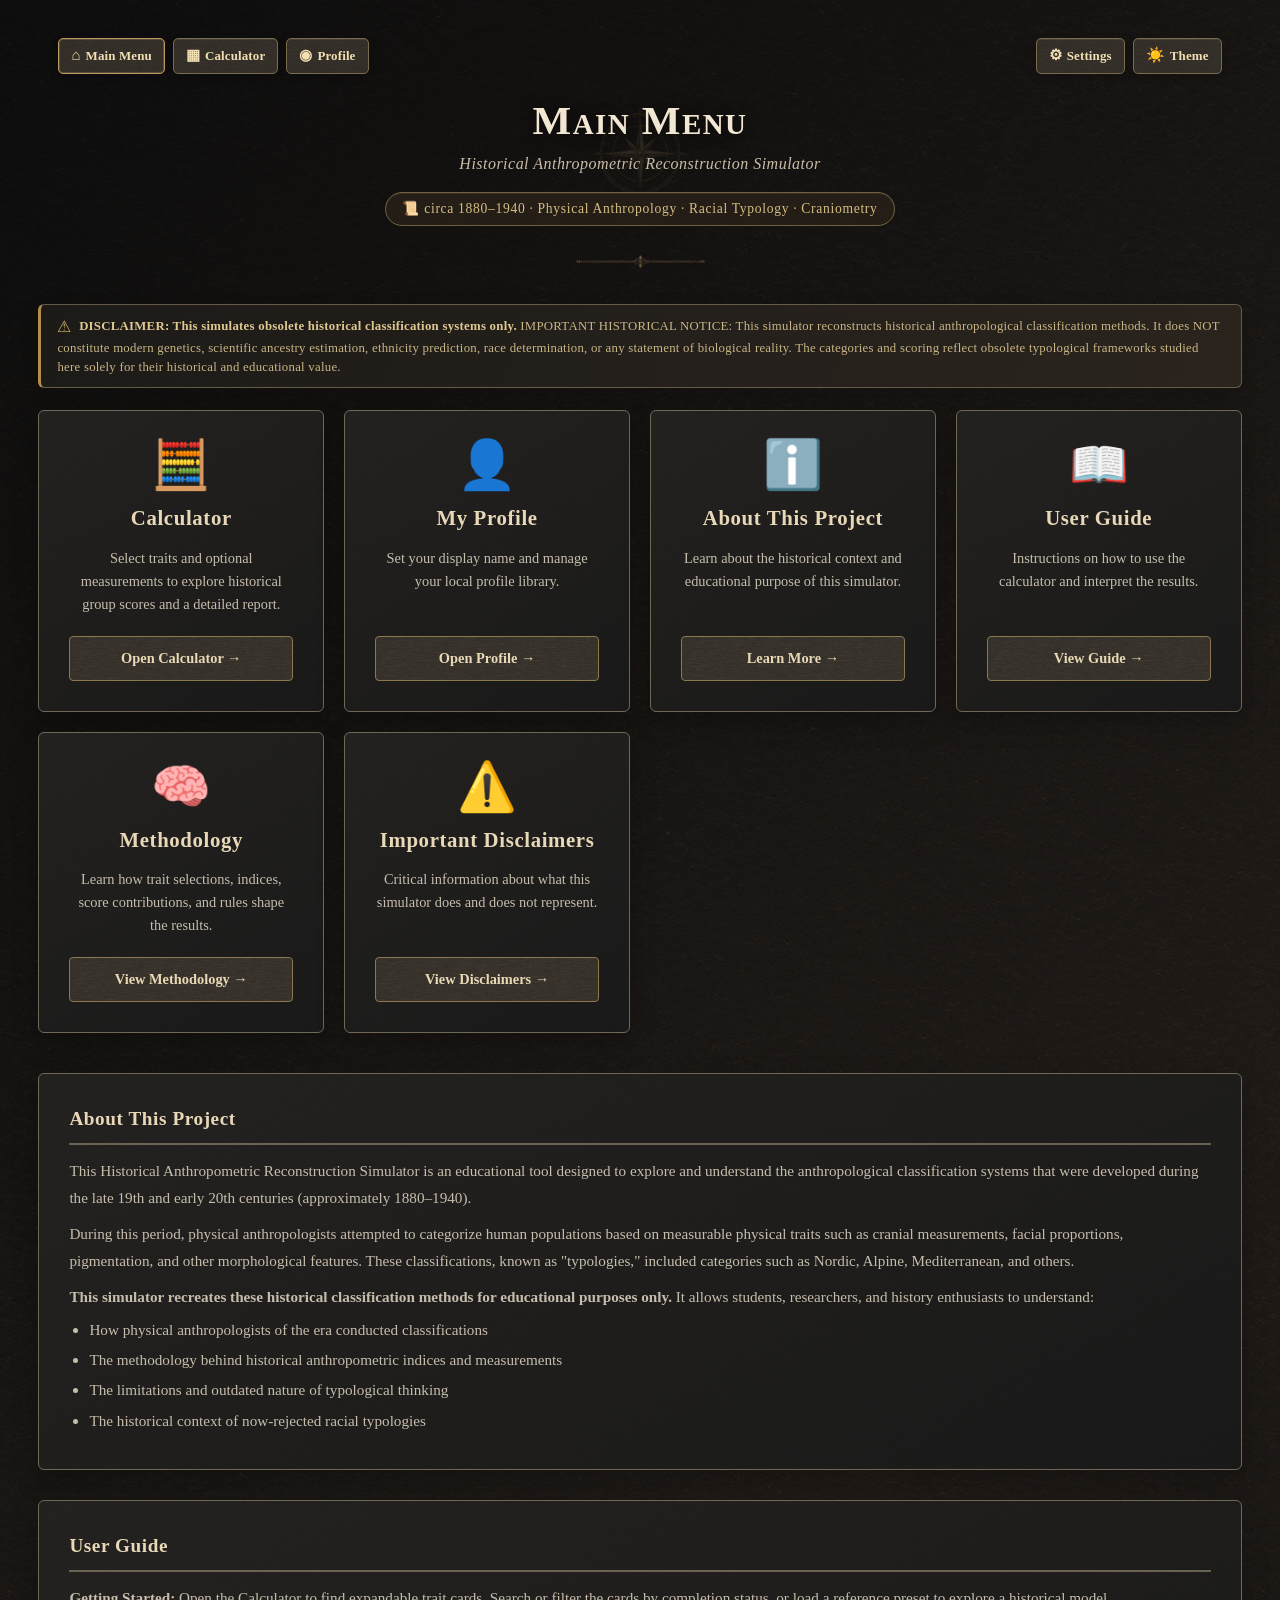
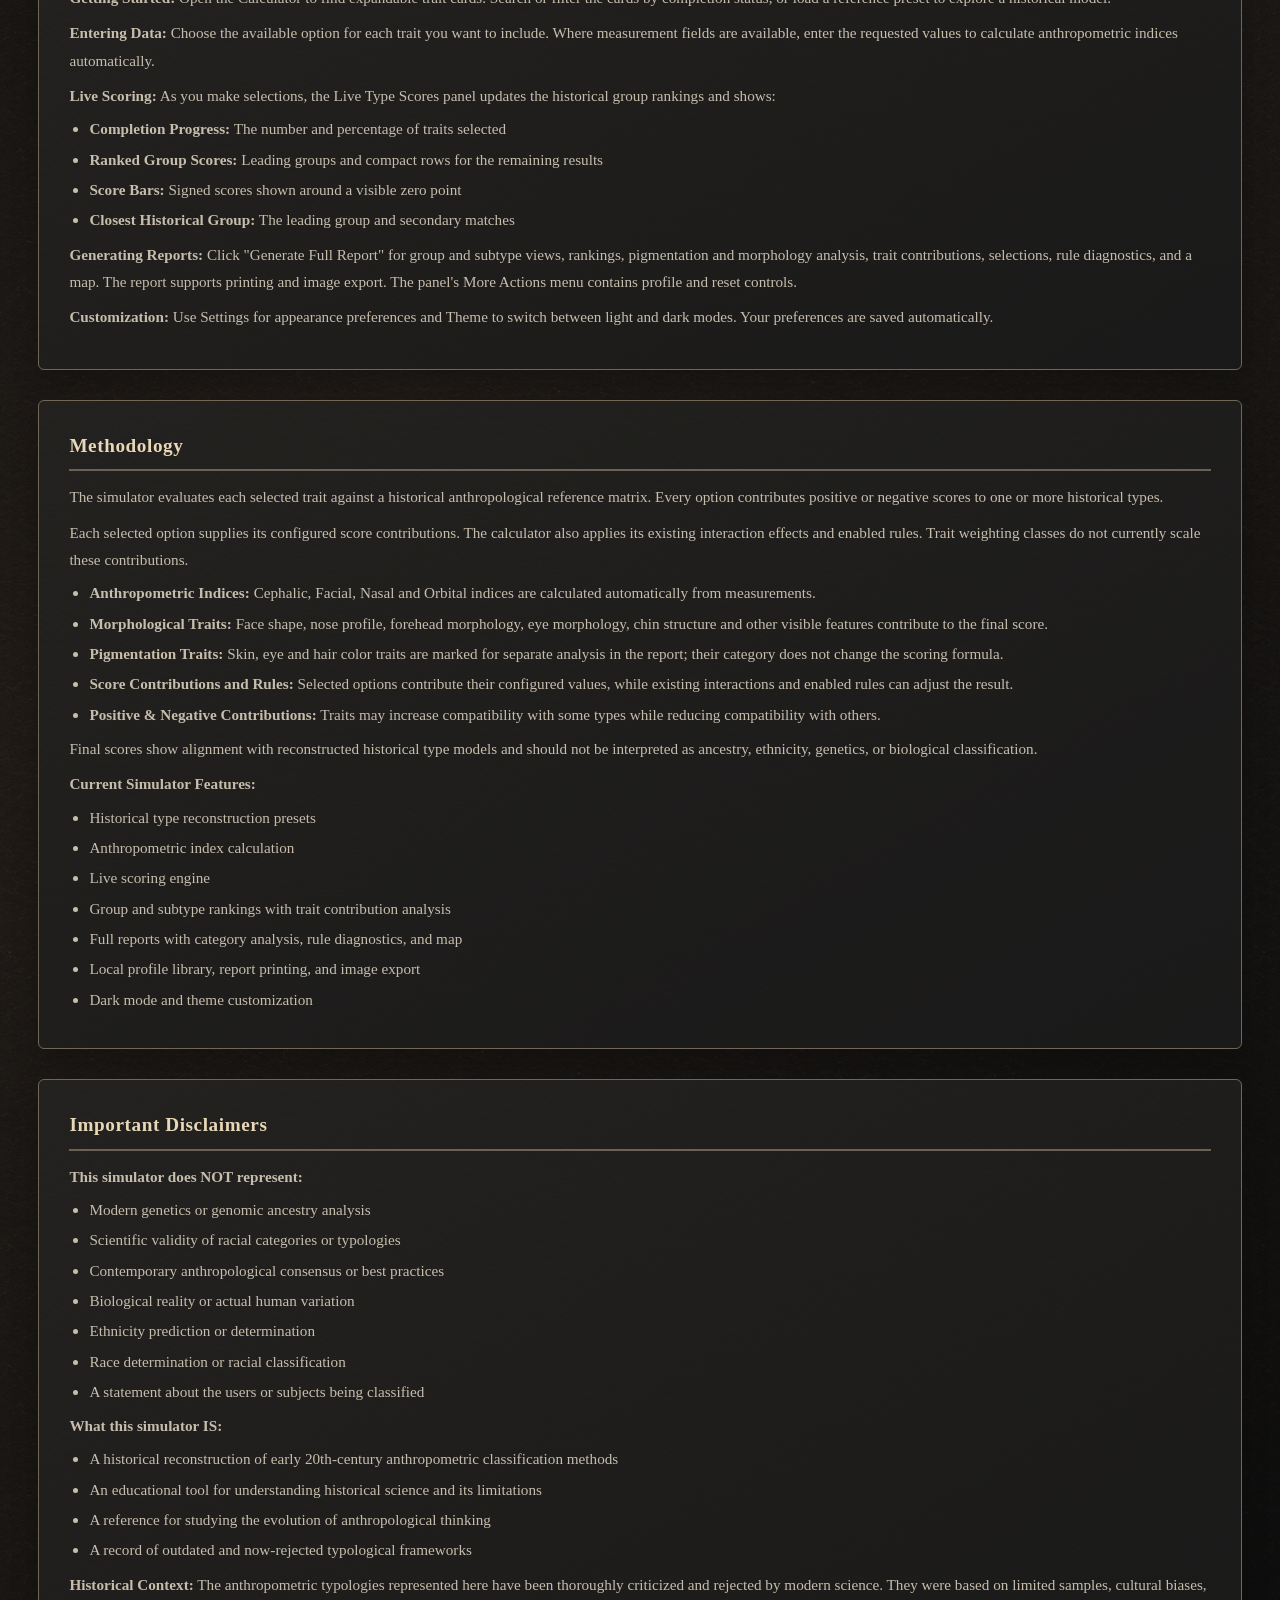
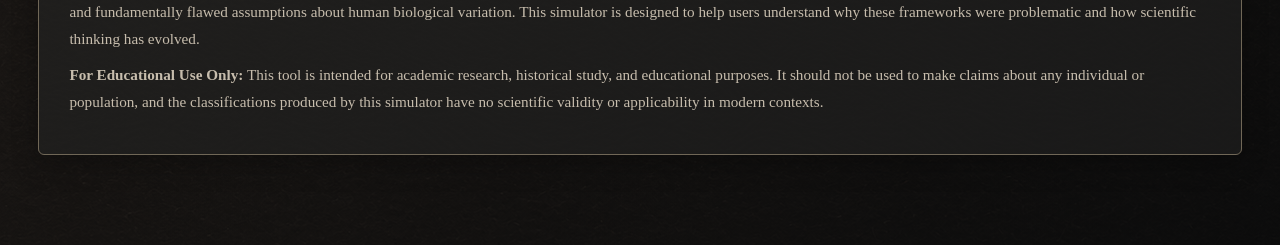
<file: index.html>
<!DOCTYPE html>
<html lang="en">
<head>
    <meta charset="UTF-8">
    <meta name="viewport" content="width=device-width, initial-scale=1.0">
    <title>Historical Anthropometric Reconstruction Simulator - Main Menu</title>
    <style>
        :root {
            --bg: #f5f0e8;
            --panel-bg: #fafaf7;
            --border: #c4b998;
            --text: #2c2416;
            --text-light: #5c5240;
            --accent: #6b4c3b;
            --accent-light: #8b6d5c;
            --highlight: #d4a853;
            --warning-bg: #fdf6e3;
            --warning-border: #c4a44a;
            --shadow: 0 2px 8px rgba(0, 0, 0, 0.08);
            --radius: 6px;
        }

        body.dark-mode {
            --bg: #111214;
            --panel-bg: #1b1d21;
            --border: #3b4048;
            --text: #f2f4f8;
            --text-light: #b4bcc8;
            --accent: #d1a64a;
            --accent-light: #e4c06a;
            --highlight: #f0cf67;
            --warning-bg: #2a2412;
            --warning-border: #8a6b1f;
        }

        * {
            box-sizing: border-box;
            margin: 0;
            padding: 0;
        }

        body {
            font-family: 'Georgia', 'Palatino Linotype', 'Book Antiqua', serif;
            background: var(--bg);
            color: var(--text);
            line-height: 1.6;
            min-height: 100vh;
            background-image:
                radial-gradient(ellipse at 20% 10%, rgba(180, 160, 120, 0.15) 0%, transparent 60%),
                radial-gradient(ellipse at 80% 90%, rgba(160, 140, 100, 0.1) 0%, transparent 60%);
        }

        .disclaimer-banner {
            background: #8b0000;
            color: #ffe0e0;
            text-align: center;
            padding: 10px 20px;
            font-size: 0.85rem;
            font-weight: bold;
            letter-spacing: 0.03em;
            top: 0;
            z-index: 1000;
            box-shadow: 0 2px 10px rgba(139, 0, 0, 0.3);
            border-bottom: 3px solid #600;
        }
        .disclaimer-banner .icon {
            font-size: 1.1rem;
            margin-right: 6px;
        }

        .main-container {
            max-width: 1000px;
            margin: 0 auto;
            padding: 20px 24px 60px;
        }

        header {
            text-align: center;
            padding: 40px 20px;
            border-bottom: 3px double var(--border);
            margin-bottom: 40px;
            position: relative;
        }

        header h1 {
            font-size: 2.5rem;
            letter-spacing: 0.04em;
            color: #3a2a18;
            margin-bottom: 8px;
            font-variant: small-caps;
        }

        header .subtitle {
            font-size: 1rem;
            color: var(--text-light);
            font-style: italic;
            letter-spacing: 0.03em;
            margin-bottom: 16px;
        }

        header .era-badge {
            display: inline-block;
            background: #f0e6d3;
            border: 1px solid var(--border);
            padding: 6px 16px;
            border-radius: 20px;
            font-size: 0.85rem;
            letter-spacing: 0.05em;
            color: #5c3d2e;
        }

        .theme-toggle {
            position: absolute;
            top: 20px;
            right: 20px;
            background: none;
            border: 2px solid var(--accent);
            color: var(--accent);
            font-size: 1.2rem;
            cursor: pointer;
            width: 44px;
            height: 44px;
            border-radius: 50%;
            display: flex;
            align-items: center;
            justify-content: center;
            transition: all 0.3s ease;
            z-index: 100;
        }

        .theme-toggle:hover {
            background: var(--accent);
            color: var(--bg);
            transform: scale(1.1);
        }

        body.dark-mode .theme-toggle {
            border-color: var(--highlight);
            color: var(--highlight);
        }
        

        body.dark-mode .theme-toggle:hover {
            background: var(--highlight);
            color: var(--bg);
        }

        body.dark-mode header h1,
        body.dark-mode .menu-card h2,
        body.dark-mode .info-section h3,
        body.dark-mode .settings-modal h2 {
            color: #f4f6fa;
        }

        body.dark-mode .menu-card,
        body.dark-mode .info-section,
        body.dark-mode .settings-modal,
        body.dark-mode .disclaimer-inline {
            background: #1b1d21;
            border-color: #40464f;
        }

        body.dark-mode .menu-card p,
        body.dark-mode .info-section p,
        body.dark-mode .info-section li,
        body.dark-mode .settings-modal .close-settings,
        body.dark-mode .color-input-group label {
            color: var(--text-light);
        }

        body.dark-mode .menu-card .btn-link,
        body.dark-mode .settings-modal button {
            background: #20252c;
            color: #f3f5f8;
            border-color: #49535f;
        }

        body.dark-mode .menu-card:hover {
            border-color: var(--accent);
        }

        .settings-btn {
            position: absolute;
            top: 20px;
            right: 70px;
            background: none;
            border: 2px solid var(--accent);
            color: var(--accent);
            font-size: 1.2rem;
            cursor: pointer;
            width: 44px;
            height: 44px;
            border-radius: 50%;
            display: flex;
            align-items: center;
            justify-content: center;
            transition: all 0.3s ease;
        }

        .settings-btn:hover {
            background: var(--accent);
            color: var(--bg);
            transform: scale(1.1);
        }

        .disclaimer-inline {
            background: var(--warning-bg);
            border: 2px solid var(--warning-border);
            border-radius: var(--radius);
            padding: 14px 18px;
            margin: 20px 0 30px;
            font-size: 0.85rem;
            text-align: center;
            font-weight: bold;
            color: #6b4c00;
            letter-spacing: 0.02em;
        }
        .disclaimer-inline .warn-icon {
            font-size: 1.3rem;
            vertical-align: -2px;
            margin-right: 4px;
        }

        .menu-grid {
            display: grid;
            grid-template-columns: repeat(auto-fit, minmax(260px, 1fr));
            gap: 20px;
            margin-bottom: 40px;
        }

        .menu-card {
            background: var(--panel-bg);
            border: 2px solid var(--border);
            border-radius: var(--radius);
            box-shadow: var(--shadow);
            padding: 30px;
            text-align: center;
            transition: all 0.3s ease;
            cursor: pointer;
            text-decoration: none;
            color: inherit;
            display: flex;
            flex-direction: column;
            gap: 12px;
        }

        .menu-card:hover {
            box-shadow: 0 8px 24px rgba(0, 0, 0, 0.15);
            transform: translateY(-4px);
            border-color: var(--accent);
        }

        .menu-card .icon {
            font-size: 3rem;
            line-height: 1;
        }

        .menu-card h2 {
            font-size: 1.3rem;
            letter-spacing: 0.03em;
            color: #3a2a18;
            margin: 0;
        }

        .menu-card p {
            font-size: 0.9rem;
            color: var(--text-light);
            margin: 0;
            flex: 1;
        }

        .menu-card .btn-link {
            display: inline-block;
            padding: 10px 20px;
            background: var(--accent);
            color: #fff;
            border: none;
            border-radius: 4px;
            font-family: inherit;
            font-size: 0.9rem;
            font-weight: bold;
            cursor: pointer;
            text-decoration: none;
            transition: background 0.2s;
            margin-top: 8px;
        }

        .menu-card .btn-link:hover {
            background: #5a3d2a;
        }

        .info-section {
            background: var(--panel-bg);
            border: 2px solid var(--border);
            border-radius: var(--radius);
            box-shadow: var(--shadow);
            padding: 30px;
            margin: 30px 0;
        }

        .info-section h3 {
            font-size: 1.2rem;
            letter-spacing: 0.03em;
            color: #3a2a18;
            margin-bottom: 12px;
            border-bottom: 2px solid var(--border);
            padding-bottom: 8px;
        }

        .info-section p {
            font-size: 0.95rem;
            line-height: 1.8;
            color: var(--text);
            margin: 8px 0;
        }

        .info-section ul {
            margin-left: 20px;
            margin-top: 8px;
        }

        .info-section li {
            font-size: 0.95rem;
            color: var(--text);
            margin: 6px 0;
        }

        .settings-modal {
            display: none;
            position: fixed;
            top: 50%;
            left: 50%;
            transform: translate(-50%, -50%);
            background: var(--panel-bg);
            border: 2px solid var(--border);
            border-radius: 12px;
            padding: 24px;
            box-shadow: 0 10px 40px rgba(0, 0, 0, 0.3);
            z-index: 3000;
            max-height: 90vh;
            overflow-y: auto;
            width: 90%;
            max-width: 400px;
        }

        .settings-modal.active {
            display: block;
        }

        .settings-modal h2 {
            color: var(--text);
            margin-bottom: 16px;
            font-size: 1.3rem;
        }

        .settings-modal .close-settings {
            position: absolute;
            top: 12px;
            right: 16px;
            background: none;
            border: none;
            font-size: 1.5rem;
            cursor: pointer;
            color: var(--text-light);
        }

        .settings-modal .close-settings:hover {
            color: var(--text);
        }

        .color-input-group {
            margin-bottom: 14px;
            display: flex;
            gap: 10px;
            align-items: center;
        }

        .toggle-input-group {
            margin: 16px 0 12px;
            padding: 12px;
            border: 1px solid var(--border);
            border-radius: 8px;
            background: var(--panel-bg);
            display: flex;
            align-items: center;
            justify-content: space-between;
            gap: 12px;
        }

        .toggle-input-group .toggle-label {
            color: var(--text);
            font-size: 0.9rem;
            line-height: 1.3;
            flex: 1;
        }

        .toggle-switch {
            position: relative;
            display: inline-block;
            width: 50px;
            height: 28px;
            flex-shrink: 0;
        }

        .toggle-switch input {
            opacity: 0;
            width: 0;
            height: 0;
        }

        .toggle-slider {
            position: absolute;
            inset: 0;
            background: #b5b5b5;
            border-radius: 999px;
            transition: background 0.25s ease;
            cursor: pointer;
        }

        .toggle-slider::before {
            content: '';
            position: absolute;
            width: 22px;
            height: 22px;
            left: 3px;
            top: 3px;
            background: #fff;
            border-radius: 50%;
            transition: transform 0.25s ease;
            box-shadow: 0 1px 4px rgba(0, 0, 0, 0.25);
        }

        .toggle-switch input:checked + .toggle-slider {
            background: var(--accent);
        }

        .toggle-switch input:checked + .toggle-slider::before {
            transform: translateX(22px);
        }

        .toggle-status {
            min-width: 68px;
            text-align: right;
            color: var(--text-light);
            font-size: 0.85rem;
            font-weight: bold;
        }

        .color-input-group label {
            flex: 1;
            color: var(--text);
            font-size: 0.9rem;
            min-width: 100px;
        }

        .color-input-group input[type="color"] {
            width: 50px;
            height: 40px;
            border: 2px solid var(--border);
            border-radius: 6px;
            cursor: pointer;
        }

        .color-input-group input[type="text"] {
            flex: 1;
            padding: 6px 10px;
            border: 1px solid var(--border);
            border-radius: 4px;
            background: var(--panel-bg);
            color: var(--text);
            font-family: monospace;
            font-size: 0.85rem;
        }

        .settings-modal button {
            width: 100%;
            padding: 10px;
            margin-top: 12px;
            border: 2px solid var(--accent);
            background: var(--accent);
            color: #fff;
            border-radius: 6px;
            cursor: pointer;
            font-size: 0.9rem;
            font-weight: bold;
        }

        .settings-modal button:hover {
            opacity: 0.8;
        }

        .settings-modal button.reset {
            background: transparent;
            color: var(--accent);
            border-color: var(--accent);
        }

        .settings-modal button.reset:hover {
            background: var(--accent);
            color: #fff;
        }

        .settings-overlay {
            display: none;
            position: fixed;
            inset: 0;
            background: rgba(0, 0, 0, 0.6);
            z-index: 2999;
        }

        .settings-overlay.active {
            display: block;
        }

        @media (max-width: 768px) {
            header h1 {
                font-size: 1.8rem;
            }

            .menu-grid {
                grid-template-columns: 1fr;
            }

            .info-section {
                padding: 20px;
            }
        }

#loadingOverlay {
    position: fixed;
    inset: 0;
    background: var(--bg);
    display: none;
    justify-content: center;
    align-items: center;
    z-index: 99999;
}

.loader-box {
    text-align: center;
}

.loader-circle {
    width: 140px;
    height: 140px;
    position: relative;
    margin: auto;
}

.loader-circle svg {
    transform: rotate(-90deg);
}

.loader-bg {
    fill: none;
    stroke: #d0d0d0;
    stroke-width: 8;
}

.loader-progress {
    fill: none;
    stroke: var(--highlight);
    stroke-width: 8;
    stroke-linecap: round;

    stroke-dasharray: 377;
    stroke-dashoffset: 377;

    transition: stroke-dashoffset 0.05s linear;
}

#loaderPercent {
    position: absolute;
    inset: 0;

    display: flex;
    align-items: center;
    justify-content: center;

    font-size: 1.4rem;
    font-weight: bold;
}

.loader-title {
    margin-top: 18px;
    font-size: 1.1rem;
    font-weight: bold;
}

#loaderStatus {
    margin-top: 10px;
    color: var(--text-light);
    font-size: 0.9rem;
}

    </style>
    <link rel="stylesheet" href="src/ui/hars-modern.css">
</head>
<body class="hars-page hars-landing">

   

    <div class="main-container">
        <!-- HEADER -->
        <header>
            <nav class="hars-nav" aria-label="Application navigation">
                <div class="hars-nav-group" aria-label="Pages">
                <a class="header-control hars-nav-link is-current" href="index.html" aria-current="page"><span class="control-icon" aria-hidden="true">⌂</span><span data-i18n="navigation.menu">Main Menu</span></a>
                <a class="header-control hars-nav-link" href="raceResCalc.html"><span class="control-icon" aria-hidden="true">▦</span><span data-i18n="navigation.calculator">Calculator</span></a>
                <a class="header-control hars-nav-link" href="myProfile.html"><span class="control-icon" aria-hidden="true">◉</span><span data-i18n="navigation.profile">Profile</span></a>
                </div>
                <div class="hars-nav-group" aria-label="Controls">
                <button class="header-control settings-btn" id="settingsBtn" onclick="openSettings()" data-i18n-title="buttons.settings" title="Settings" aria-label="Settings"><span class="control-icon" aria-hidden="true">⚙</span><span data-i18n="navigation.settings">Settings</span></button>
                <button class="header-control theme-toggle" id="themeToggle" onclick="toggleTheme()" data-i18n-title="buttons.toggleTheme" title="Toggle dark mode" aria-label="Toggle dark mode"><span class="control-icon" aria-hidden="true">🌙</span><span data-i18n="navigation.theme">Theme</span></button>
                </div>
            </nav>
            <h1 data-i18n="menu.title">Main Menu</h1>
            <p class="subtitle" data-i18n="menu.subtitle">Historical Anthropometric Reconstruction Simulator</p>
            <span class="era-badge" data-i18n="eraBadge">📜 circa 1880–1940 · Educational & Historical Reference</span>
        </header>

        <!-- INLINE DISCLAIMER -->
        <div class="disclaimer-inline">
            <span class="warn-icon">⚠</span>
            <strong data-i18n="messages.notRepresentative">IMPORTANT HISTORICAL NOTICE:</strong>
            <span data-i18n="disclaimerNotice">This simulator reconstructs <em>historical</em> anthropological
            classification methods. It does <strong>NOT</strong> constitute modern genetics, scientific ancestry estimation,
            ethnicity prediction, race determination, or any statement of biological reality.</span>
        </div>

        <!-- MENU CARDS -->
        <div class="menu-grid">
            <div class="menu-card" onclick="openCalculator()">
               <div class="icon">🧮</div>
               <h2 data-i18n="menu.calculator">Calculator</h2>
               <p data-i18n="menu.calculatorDescription">Select traits and optional measurements to explore historical group scores and a detailed report.</p>
               <span class="btn-link" data-i18n="menu.openCalculator">Open Calculator →</span>
            </div>

            <div class="menu-card" onclick="openProfile()">
                <div class="icon">👤</div>
                <h2 data-i18n="menu.profile">My Profile</h2>
                <p data-i18n="menu.profileDescription">Set your display name and manage your local profile library.</p>
                <span class="btn-link" data-i18n="menu.openProfile">Open Profile →</span>
            </div>

            <div class="menu-card" onclick="scrollToInfo('about')">
                <div class="icon">ℹ️</div>
                <h2 data-i18n="menu.about">About This Project</h2>
                <p data-i18n="menu.aboutDescription">Learn about the historical context and educational purpose of this simulator.</p>
                <span class="btn-link" data-i18n="menu.learnMore">Learn More →</span>
            </div>

            <div class="menu-card" onclick="scrollToInfo('guide')">
                <div class="icon">📖</div>
                <h2 data-i18n="menu.guide">User Guide</h2>
                <p data-i18n="menu.guideDescription">Instructions on how to use the calculator and interpret the results.</p>
                <span class="btn-link" data-i18n="menu.viewGuide">View Guide →</span>
            </div>

            <div class="menu-card" onclick="scrollToInfo('methodology')">
               <div class="icon">🧠</div>
               <h2 data-i18n="menu.methodology">Methodology</h2>
               <p data-i18n="menu.methodologyDescription">Learn how trait selections, indices, score contributions, and rules shape the results.</p>
               <span class="btn-link" data-i18n="menu.viewMethodology">View Methodology →</span>
            </div>

            <div class="menu-card" onclick="scrollToInfo('disclaimers')">
                <div class="icon">⚠️</div>
                <h2 data-i18n="menu.disclaimers">Important Disclaimers</h2>
                <p data-i18n="menu.disclaimersDescription">Critical information about what this simulator does and does not represent.</p>
                <span class="btn-link" data-i18n="menu.viewDisclaimers">View Disclaimers →</span>
            </div>
        </div>

        <!-- INFO SECTIONS -->

        <div class="info-section" id="about">
            <h3 data-i18n="menu.about">📜 About This Project</h3>
            <p>
                This Historical Anthropometric Reconstruction Simulator is an educational tool designed to explore and understand
                the anthropological classification systems that were developed during the late 19th and early 20th centuries
                (approximately 1880–1940).
            </p>
            <p>
                During this period, physical anthropologists attempted to categorize human populations based on measurable physical
                traits such as cranial measurements, facial proportions, pigmentation, and other morphological features. These
                classifications, known as "typologies," included categories such as Nordic, Alpine, Mediterranean, and others.
            </p>
            <p>
                <strong>This simulator recreates these historical classification methods for educational purposes only.</strong>
                It allows students, researchers, and history enthusiasts to understand:
            </p>
            <ul>
                <li>How physical anthropologists of the era conducted classifications</li>
                <li>The methodology behind historical anthropometric indices and measurements</li>
                <li>The limitations and outdated nature of typological thinking</li>
                <li>The historical context of now-rejected racial typologies</li>
            </ul>
        </div>

        <div class="info-section" id="guide">
            <h3 data-i18n="menu.guide">📖 User Guide</h3>
            <p>
                <strong>Getting Started:</strong> Open the Calculator to find expandable trait cards. Search or filter the cards by
                completion status, or load a reference preset to explore a historical model.
            </p>
            <p>
                <strong>Entering Data:</strong> Choose the available option for each trait you want to include. Where measurement fields
                are available, enter the requested values to calculate anthropometric indices automatically.
            </p>
            <p>
                <strong>Live Scoring:</strong> As you make selections, the Live Type Scores panel updates the historical group rankings
                and shows:
            </p>
            <ul>
                <li><strong>Completion Progress:</strong> The number and percentage of traits selected</li>
                <li><strong>Ranked Group Scores:</strong> Leading groups and compact rows for the remaining results</li>
                <li><strong>Score Bars:</strong> Signed scores shown around a visible zero point</li>
                <li><strong>Closest Historical Group:</strong> The leading group and secondary matches</li>
            </ul>
            <p>
                <strong>Generating Reports:</strong> Click "Generate Full Report" for group and subtype views, rankings, pigmentation
                and morphology analysis, trait contributions, selections, rule diagnostics, and a map. The report supports printing
                and image export. The panel's More Actions menu contains profile and reset controls.
            </p>
            <p>
                <strong>Customization:</strong> Use Settings for appearance preferences and Theme to switch between light and dark modes.
                Your preferences are saved automatically.
            </p>
        </div>


            <div class="info-section" id="methodology">

    <h3 data-i18n="menu.methodology">🧠 Calculation Methodology</h3>

    <p>
        The simulator evaluates each selected trait against a historical
        anthropological reference matrix. Every option contributes positive
        or negative scores to one or more historical types.
    </p>

    <p>
        Each selected option supplies its configured score contributions. The
        calculator also applies its existing interaction effects and enabled
        rules. Trait weighting classes do not currently scale these contributions.
    </p>

    <ul>
        <li><strong>Anthropometric Indices:</strong> Cephalic, Facial, Nasal and Orbital indices are calculated automatically from measurements.</li>

        <li><strong>Morphological Traits:</strong> Face shape, nose profile, forehead morphology, eye morphology, chin structure and other visible features contribute to the final score.</li>

        <li><strong>Pigmentation Traits:</strong> Skin, eye and hair color traits are marked for separate analysis in the report; their category does not change the scoring formula.</li>

        <li><strong>Score Contributions and Rules:</strong> Selected options contribute their configured values, while existing interactions and enabled rules can adjust the result.</li>

        <li><strong>Positive & Negative Contributions:</strong> Traits may increase compatibility with some types while reducing compatibility with others.</li>
    </ul>

    <p>
        Final scores show alignment with reconstructed historical type models
        and should not be interpreted as ancestry,
        ethnicity, genetics, or biological classification.
    </p>



    <p>
<strong>Current Simulator Features:</strong>
</p>

<ul>
    <li>Historical type reconstruction presets</li>
    <li>Anthropometric index calculation</li>
    <li>Live scoring engine</li>
    <li>Group and subtype rankings with trait contribution analysis</li>
    <li>Full reports with category analysis, rule diagnostics, and map</li>
    <li>Local profile library, report printing, and image export</li>
    <li>Dark mode and theme customization</li>
</ul>

</div>











        <div class="info-section" id="disclaimers">
            <h3 data-i18n="menu.disclaimers">⚠️ Critical Disclaimers</h3>
            <p>
                <strong>This simulator does NOT represent:</strong>
            </p>
            <ul>
                <li>Modern genetics or genomic ancestry analysis</li>
                <li>Scientific validity of racial categories or typologies</li>
                <li>Contemporary anthropological consensus or best practices</li>
                <li>Biological reality or actual human variation</li>
                <li>Ethnicity prediction or determination</li>
                <li>Race determination or racial classification</li>
                <li>A statement about the users or subjects being classified</li>
            </ul>
            <p>
                <strong>What this simulator IS:</strong>
            </p>
            <ul>
                <li>A historical reconstruction of early 20th-century anthropometric classification methods</li>
                <li>An educational tool for understanding historical science and its limitations</li>
                <li>A reference for studying the evolution of anthropological thinking</li>
                <li>A record of outdated and now-rejected typological frameworks</li>
            </ul>
            <p>
                <strong>Historical Context:</strong> The anthropometric typologies represented here have been thoroughly criticized and
                rejected by modern science. They were based on limited samples, cultural biases, and fundamentally flawed assumptions about
                human biological variation. This simulator is designed to help users understand why these frameworks were problematic and
                how scientific thinking has evolved.
            </p>
            <p>
                <strong>For Educational Use Only:</strong> This tool is intended for academic research, historical study, and educational
                purposes. It should not be used to make claims about any individual or population, and the classifications produced by this
                simulator have no scientific validity or applicability in modern contexts.
            </p>
        </div>
    </div>



    <div data-settings-root></div>

    <link rel="stylesheet" href="src/ui/settings.css">
    <script src="locales/en.js"></script>
    <script src="locales/ru.js"></script>
    <script src="localization.js"></script>
    <script src="src/ui/settingsView.js"></script>
    <script src="src/ui/settings.js"></script>
    <script>

        function scrollToInfo(sectionId) {
            const section = document.getElementById(sectionId);
            if (section) {
                section.scrollIntoView({ behavior: 'smooth' });
            }
        }

        // Initialize
        function init() {
            initializeSettings();
            console.log('Main Menu initialized.');
        }

        init();
        function openCalculator() {

    const overlay =
        document.getElementById("loadingOverlay");

    const circle =
        document.querySelector(".loader-progress");

    const percent =
        document.getElementById("loaderPercent");

    const status =
        document.getElementById("loaderStatus");

    overlay.style.display = "flex";

    let value = 0;

    const messages = [
        "Loading anthropometric database...",
        "Loading trait matrices...",
        "Preparing reconstruction engine...",
        "Initializing calculator..."
    ];

    const interval = setInterval(() => {

        value++;

        percent.textContent =
            value + "%";

        circle.style.strokeDashoffset =
            377 - (377 * value / 100);

        if (value === 25)
            status.textContent = messages[1];

        if (value === 50)
            status.textContent = messages[2];

        if (value === 75)
            status.textContent = messages[3];

        if (value >= 100) {

            clearInterval(interval);

            setTimeout(() => {

                window.location.href =
                    "raceResCalc.html";

            }, 300);
        }

    }, 25);
}

function openProfile() {
    window.location.href = 'myProfile.html';
}




    </script>




<div id="loadingOverlay">
    <div class="loader-box">

        <div class="loader-circle">
            <svg width="140" height="140">
                <circle cx="70" cy="70" r="60" class="loader-bg"></circle>
                <circle cx="70" cy="70" r="60" class="loader-progress"></circle>
            </svg>

            <div id="loaderPercent">0%</div>
        </div>

        <div class="loader-title">
            Initializing Reconstruction Engine...
        </div>

        <div id="loaderStatus">
            Preparing analysis environment...
        </div>

    </div>
</div>



</body>
</html>
</file>
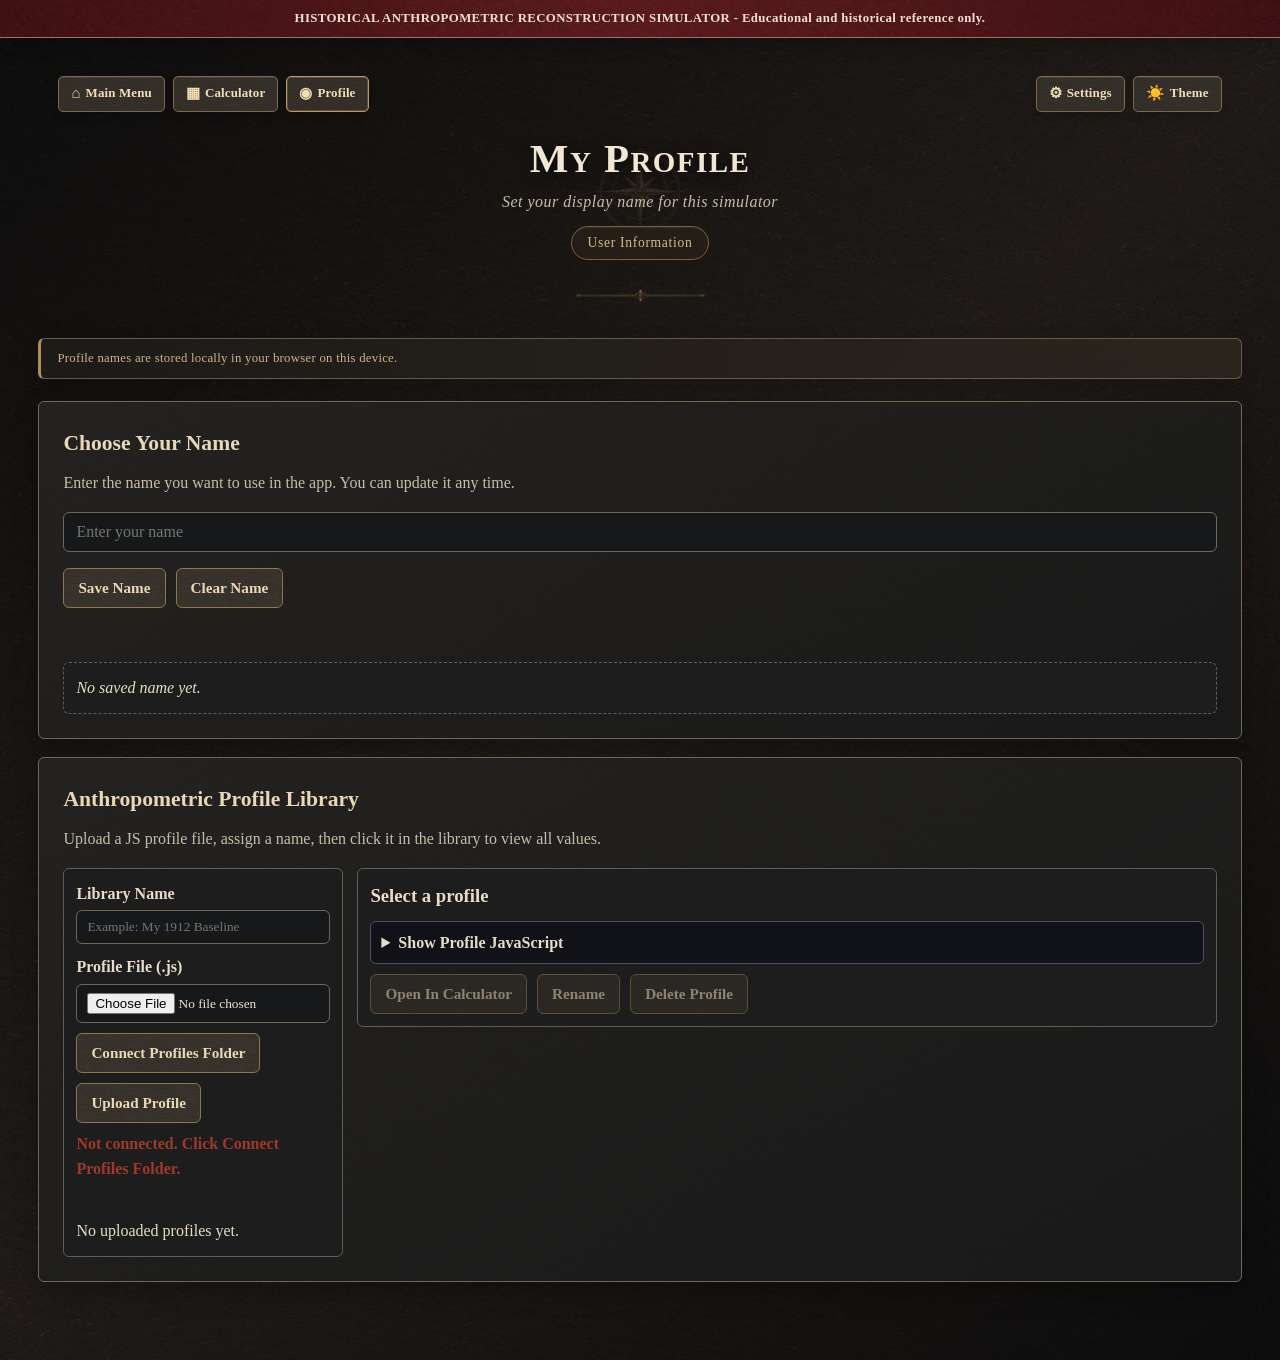
<file: myProfile.html>
<!DOCTYPE html>
<html lang="en">
<head>
    <meta charset="UTF-8">
    <meta name="viewport" content="width=device-width, initial-scale=1.0">
    <title>Historical Anthropometric Reconstruction Simulator - My Profile</title>
    <style>
        :root {
            --bg: #f5f0e8;
            --panel-bg: #fafaf7;
            --border: #c4b998;
            --text: #2c2416;
            --text-light: #5c5240;
            --accent: #6b4c3b;
            --accent-light: #8b6d5c;
            --highlight: #d4a853;
            --warning-bg: #fdf6e3;
            --warning-border: #c4a44a;
            --success-bg: #eaf4e4;
            --success-text: #2f5b2c;
            --shadow: 0 2px 8px rgba(0, 0, 0, 0.08);
            --radius: 6px;
        }

        body.dark-mode {
            --bg: #111214;
            --panel-bg: #1b1d21;
            --border: #3b4048;
            --text: #f2f4f8;
            --text-light: #b4bcc8;
            --accent: #d1a64a;
            --accent-light: #e4c06a;
            --highlight: #f0cf67;
            --warning-bg: #2a2412;
            --warning-border: #8a6b1f;
            --success-bg: #203324;
            --success-text: #c7e8c2;
        }

        * {
            box-sizing: border-box;
            margin: 0;
            padding: 0;
        }

        body {
            font-family: 'Georgia', 'Palatino Linotype', 'Book Antiqua', serif;
            background: var(--bg);
            color: var(--text);
            line-height: 1.6;
            min-height: 100vh;
            background-image:
                radial-gradient(ellipse at 20% 10%, rgba(180, 160, 120, 0.15) 0%, transparent 60%),
                radial-gradient(ellipse at 80% 90%, rgba(160, 140, 100, 0.1) 0%, transparent 60%);
        }

        .disclaimer-banner {
            background: #8b0000;
            color: #ffe0e0;
            text-align: center;
            padding: 10px 20px;
            font-size: 0.85rem;
            font-weight: bold;
            letter-spacing: 0.03em;
            position: sticky;
            top: 0;
            z-index: 1000;
            box-shadow: 0 2px 10px rgba(139, 0, 0, 0.3);
            border-bottom: 3px solid #600;
        }

        .main-container {
            max-width: 900px;
            margin: 0 auto;
            padding: 20px 24px 60px;
        }

        header {
            text-align: center;
            padding: 36px 20px;
            border-bottom: 3px double var(--border);
            margin-bottom: 26px;
            position: relative;
        }

        header h1 {
            font-size: 2.2rem;
            letter-spacing: 0.04em;
            color: #3a2a18;
            margin-bottom: 8px;
            font-variant: small-caps;
        }

        body.dark-mode header h1 {
            color: #f4f6fa;
        }

        header .subtitle {
            font-size: 1rem;
            color: var(--text-light);
            font-style: italic;
            letter-spacing: 0.03em;
            margin-bottom: 12px;
        }

        header .era-badge {
            display: inline-block;
            background: #f0e6d3;
            border: 1px solid var(--border);
            padding: 6px 16px;
            border-radius: 20px;
            font-size: 0.85rem;
            letter-spacing: 0.05em;
            color: #5c3d2e;
        }

        .theme-toggle {
            position: absolute;
            top: 20px;
            right: 20px;
            background: none;
            border: 2px solid var(--accent);
            color: var(--accent);
            font-size: 1.2rem;
            cursor: pointer;
            width: 44px;
            height: 44px;
            border-radius: 50%;
            display: flex;
            align-items: center;
            justify-content: center;
            transition: all 0.3s ease;
        }

        .theme-toggle:hover {
            background: var(--accent);
            color: var(--bg);
            transform: scale(1.1);
        }

        .settings-btn {
            position: absolute;
            top: 20px;
            right: 72px;
            z-index: 110;
            background: none;
            border: 2px solid var(--accent);
            color: var(--accent);
            font-size: 1.2rem;
            cursor: pointer;
            width: 44px;
            height: 44px;
            border-radius: 50%;
        }

        .quick-links {
            display: flex;
            gap: 12px;
            justify-content: center;
            flex-wrap: wrap;
            margin-bottom: 22px;
        }

        .quick-link {
            text-decoration: none;
            color: var(--accent);
            border: 2px solid var(--accent);
            border-radius: 999px;
            padding: 8px 14px;
            font-size: 0.95rem;
            font-weight: bold;
            transition: all 0.2s ease;
            background: var(--panel-bg);
        }

        .quick-link:hover {
            background: var(--accent);
            color: var(--bg);
        }

        .disclaimer-inline {
            background: var(--warning-bg);
            border: 2px solid var(--warning-border);
            border-radius: var(--radius);
            padding: 14px 18px;
            margin: 18px 0 24px;
            font-size: 0.85rem;
            text-align: center;
            font-weight: bold;
            color: #6b4c00;
            letter-spacing: 0.02em;
        }

        body.dark-mode .disclaimer-inline {
            color: #f0cf67;
        }

        .profile-card {
            background: var(--panel-bg);
            border: 2px solid var(--border);
            border-radius: var(--radius);
            box-shadow: var(--shadow);
            padding: 24px;
            margin-bottom: 18px;
        }

        .profile-card h2 {
            font-size: 1.35rem;
            margin-bottom: 10px;
            color: #3a2a18;
        }

        body.dark-mode .profile-card h2 {
            color: #f4f6fa;
        }

        .profile-card p {
            color: var(--text-light);
            margin-bottom: 16px;
        }

        .field-row {
            display: flex;
            gap: 10px;
            flex-wrap: wrap;
            align-items: center;
            margin-bottom: 16px;
        }

        .field-row input {
            flex: 1;
            min-width: 220px;
            border: 1px solid var(--border);
            border-radius: 6px;
            padding: 10px 12px;
            font-size: 1rem;
            color: var(--text);
            background: #ffffff;
            font-family: inherit;
        }

        body.dark-mode .field-row input {
            background: #121418;
            color: var(--text);
            border-color: #4a525e;
        }

        .actions {
            display: flex;
            gap: 10px;
            flex-wrap: wrap;
        }

        .actions button {
            border: 1px solid var(--border);
            background: #f2ede2;
            color: #3d3020;
            padding: 10px 14px;
            border-radius: 6px;
            cursor: pointer;
            font-family: inherit;
            font-size: 0.95rem;
            font-weight: bold;
            transition: all 0.2s ease;
        }

        .actions button.primary {
            background: var(--accent);
            color: #fefdf9;
            border-color: transparent;
        }

        .actions button:disabled {
            opacity: 0.55;
            cursor: not-allowed;
            transform: none;
            box-shadow: none;
        }

        .actions button:hover {
            transform: translateY(-1px);
            box-shadow: 0 4px 12px rgba(0, 0, 0, 0.12);
        }

        body.dark-mode .actions button {
            background: #20252c;
            color: #f3f5f8;
            border-color: #49535f;
        }

        body.dark-mode .actions button.primary {
            background: var(--accent);
            color: #111214;
        }

        #saveStatus {
            min-height: 24px;
            margin-top: 12px;
            font-size: 0.92rem;
            font-weight: bold;
            color: var(--text-light);
        }

        #saveStatus.success {
            color: var(--success-text);
            background: var(--success-bg);
            border-radius: 4px;
            padding: 4px 8px;
            display: inline-block;
        }

        #saveStatus.error,
        #libraryStatus.error {
            color: #a0382b;
        }

        #currentName {
            margin-top: 18px;
            padding: 12px;
            border: 1px dashed var(--border);
            border-radius: 6px;
            background: #fffdf8;
            color: #5c4636;
            font-style: italic;
        }

        body.dark-mode #currentName {
            background: #171a1f;
            color: #d5deea;
            border-color: #49535f;
        }

        .upload-grid {
            display: grid;
            grid-template-columns: 280px 1fr;
            gap: 14px;
            align-items: start;
        }

        .upload-controls,
        .profile-values {
            border: 1px solid var(--border);
            border-radius: 6px;
            padding: 12px;
            background: #fffdf8;
        }

        body.dark-mode .upload-controls,
        body.dark-mode .profile-values {
            background: #171a1f;
            border-color: #49535f;
        }

        .upload-controls label {
            display: block;
            font-weight: bold;
            margin-bottom: 4px;
        }

        .upload-controls input[type="text"],
        .upload-controls input[type="file"] {
            width: 100%;
            margin-bottom: 10px;
            border: 1px solid var(--border);
            border-radius: 6px;
            padding: 8px 10px;
            background: #ffffff;
            color: var(--text);
            font-family: inherit;
        }

        body.dark-mode .upload-controls input[type="text"],
        body.dark-mode .upload-controls input[type="file"] {
            background: #121418;
            border-color: #4a525e;
        }

        .profile-list {
            margin-top: 8px;
            display: flex;
            flex-direction: column;
            gap: 8px;
            max-height: 280px;
            overflow: auto;
            padding-right: 4px;
        }

        .profile-item {
            width: 100%;
            text-align: left;
            border: 1px solid var(--border);
            background: var(--panel-bg);
            color: var(--text);
            border-radius: 6px;
            padding: 8px 10px;
            cursor: pointer;
            font-family: inherit;
        }

        .profile-item.active {
            border-color: var(--accent);
            box-shadow: 0 0 0 2px rgba(107, 76, 59, 0.16);
        }

        .profile-item .meta {
            font-size: 0.82rem;
            color: var(--text-light);
        }

        .profile-values h3 {
            margin-bottom: 8px;
        }

        #profileSourceDetails {
            margin-top: 10px;
            border: 1px solid var(--border);
            border-radius: 6px;
            background: #fff;
        }

        #profileSourceDetails summary {
            cursor: pointer;
            padding: 8px 10px;
            font-weight: bold;
        }

        #profileSourceOutput {
            border-top: 1px dashed var(--border);
            margin: 0;
            padding: 10px;
            white-space: pre-wrap;
            word-break: break-word;
            max-height: 280px;
            overflow: auto;
            font-size: 0.88rem;
        }

        body.dark-mode #profileSourceDetails {
            background: #101217;
            border-color: #49535f;
        }

        body.dark-mode #profileSourceOutput {
            border-top-color: #49535f;
        }

        #libraryStatus {
            margin-top: 6px;
            font-size: 0.9rem;
            color: var(--text-light);
            min-height: 22px;
        }

        @media (max-width: 640px) {
            .main-container {
                padding: 16px 14px 44px;
            }

            header {
                padding: 26px 12px 20px;
            }

            header h1 {
                font-size: 1.8rem;
            }

            .theme-toggle {
                top: 14px;
                right: 12px;
            }

            .settings-btn {
                top: 14px;
                right: 64px;
            }

            .profile-card {
                padding: 18px;
            }

            .upload-grid {
                grid-template-columns: 1fr;
            }
        }
    </style>
    <link rel="stylesheet" href="src/ui/hars-modern.css">
</head>
<body class="hars-page hars-profile">
    <div class="disclaimer-banner">
        <strong>HISTORICAL ANTHROPOMETRIC RECONSTRUCTION SIMULATOR</strong> - Educational and historical reference only.
    </div>

    <div class="main-container">
        <header>
            <nav class="hars-nav" aria-label="Application navigation">
                <div class="hars-nav-group" aria-label="Pages">
                <a class="header-control hars-nav-link" href="index.html"><span class="control-icon" aria-hidden="true">⌂</span><span data-i18n="navigation.menu">Main Menu</span></a>
                <a class="header-control hars-nav-link" href="raceResCalc.html"><span class="control-icon" aria-hidden="true">▦</span><span data-i18n="navigation.calculator">Calculator</span></a>
                <a class="header-control hars-nav-link is-current" href="myProfile.html" aria-current="page"><span class="control-icon" aria-hidden="true">◉</span><span data-i18n="navigation.profile">Profile</span></a>
                </div>
                <div class="hars-nav-group" aria-label="Controls">
                <button class="header-control settings-btn" id="settingsBtn" onclick="openSettings()" data-i18n-title="buttons.settings" title="Settings" aria-label="Settings"><span class="control-icon" aria-hidden="true">⚙</span><span data-i18n="navigation.settings">Settings</span></button>
                <button class="header-control theme-toggle" id="themeToggle" onclick="toggleTheme()" data-i18n-title="buttons.toggleTheme" title="Toggle dark mode" aria-label="Toggle dark mode"><span class="control-icon" aria-hidden="true">🌙</span><span data-i18n="navigation.theme">Theme</span></button>
                </div>
            </nav>
            <h1>My Profile</h1>
            <p class="subtitle">Set your display name for this simulator</p>
            <span class="era-badge">User Information</span>
        </header>

        <div class="disclaimer-inline">
            Profile names are stored locally in your browser on this device.
        </div>

        <section class="profile-card">
            <h2>Choose Your Name</h2>
            <p>Enter the name you want to use in the app. You can update it any time.</p>

            <div class="field-row">
                <input id="profileNameInput" type="text" maxlength="60" placeholder="Enter your name">
            </div>

            <div class="actions">
                <button class="primary" onclick="saveName()">Save Name</button>
                <button onclick="clearName()">Clear Name</button>
            </div>

            <div id="saveStatus"></div>
            <div id="currentName">No saved name yet.</div>
        </section>

        <section class="profile-card">
            <h2>Anthropometric Profile Library</h2>
            <p>Upload a JS profile file, assign a name, then click it in the library to view all values.</p>

            <div class="upload-grid">
                <div class="upload-controls">
                    <label for="uploadProfileName">Library Name</label>
                    <input id="uploadProfileName" type="text" maxlength="80" placeholder="Example: My 1912 Baseline">

                    <label for="profileFileInput">Profile File (.js)</label>
                    <input id="profileFileInput" type="file" accept=".js,text/javascript,application/javascript">

                    <div class="actions">
                        <button onclick="connectProfilesFolder()">Connect Profiles Folder</button>
                        <button class="primary" onclick="uploadAnthropometricProfile()">Upload Profile</button>
                    </div>

                    <div id="profilesFolderStatus" class="meta" style="margin-top: 8px;"></div>

                    <div id="libraryStatus"></div>

                    <div class="profile-list" id="profileList"></div>
                </div>

                <div class="profile-values">
                    <h3 id="selectedProfileTitle">Select a profile</h3>
                    <details id="profileSourceDetails">
                        <summary>Show Profile JavaScript</summary>
                        <pre id="profileSourceOutput">Select a profile to preview JavaScript.</pre>
                    </details>
                    <div class="actions" style="margin-top: 10px;">
                        <button class="primary" id="openInCalculatorBtn" onclick="openSelectedProfileInCalculator()">Open In Calculator</button>
                        <button id="renameProfileBtn" onclick="openRenameDialog()">Rename</button>
                        <button id="deleteProfileBtn" onclick="deleteSelectedProfile()">Delete Profile</button>
                    </div>

                    <!-- Rename inline dialog -->
                    <div id="renameDialog" style="display:none; margin-top: 12px; padding: 12px; border: 1px solid var(--border); border-radius: 6px; background: var(--panel-bg);">
                        <label style="display:block; font-weight:bold; margin-bottom:6px;" for="renameInput">New profile name</label>
                        <input id="renameInput" type="text" maxlength="80" placeholder="Enter new name"
                            style="width:100%; border:1px solid var(--border); border-radius:6px; padding:8px 10px; font-family:inherit; font-size:0.95rem; background:var(--panel-bg); color:var(--text); margin-bottom:8px;"
                            onkeydown="if(event.key==='Enter'){confirmRename();} if(event.key==='Escape'){closeRenameDialog();}">
                        <div id="renameError" style="min-height:18px; margin-bottom:8px; color:#a0382b; font-size:0.88rem; font-weight:bold;"></div>
                        <div class="actions">
                            <button class="primary" onclick="confirmRename()">Save Name</button>
                            <button onclick="closeRenameDialog()">Cancel</button>
                        </div>
                    </div>
                </div>
            </div>
        </section>
    </div>

    <div data-settings-root></div>
    <link rel="stylesheet" href="src/ui/settings.css">
    <script src="locales/en.js"></script>
    <script src="locales/ru.js"></script>
    <script src="localization.js"></script>
    <script src="src/ui/settingsView.js"></script>
    <script src="src/ui/settings.js"></script>
    <script src="User Information/userProfile.js"></script>
    <script src="User Information/anthropometricProfiles.js"></script>
    <script>
        let selectedLibraryProfileId = '';

        function updateCurrentNameView() {
            const name = getProfileName();
            const currentName = document.getElementById('currentName');

            if (name) {
                currentName.textContent = `Saved name: ${name}`;
            } else {
                currentName.textContent = 'No saved name yet.';
            }
        }

        function setStatus(message, isSuccess) {
            const status = document.getElementById('saveStatus');
            status.textContent = message;
            status.classList.remove('success', 'error');
            status.classList.add(isSuccess ? 'success' : 'error');
        }

        function setLibraryStatus(message, isSuccess) {
            const status = document.getElementById('libraryStatus');
            status.textContent = message;
            status.classList.remove('success', 'error');
            status.classList.add(isSuccess ? 'success' : 'error');
        }

        function setProfilesFolderStatus(message, isSuccess) {
            const status = document.getElementById('profilesFolderStatus');
            if (!status) return;

            status.textContent = message;
            status.style.color = isSuccess ? 'var(--success-text)' : '#a0382b';
            status.style.fontWeight = 'bold';
        }

        async function refreshProfilesFolderStatus() {
            if (typeof getProfilesDirectoryStatus !== 'function') {
                setProfilesFolderStatus('Profiles folder integration is unavailable.', false);
                return;
            }

            const status = await getProfilesDirectoryStatus();
            if (!status.supported) {
                setProfilesFolderStatus('Folder access is not supported in this browser context.', false);
                return;
            }

            if (status.connected) {
                setProfilesFolderStatus('Connected: User Information/Profiles', true);
            } else {
                setProfilesFolderStatus('Not connected. Click Connect Profiles Folder.', false);
            }
        }

        async function connectProfilesFolder() {
            if (typeof connectProfilesDirectory !== 'function') {
                setProfilesFolderStatus('Profiles folder integration is unavailable.', false);
                return;
            }

            try {
                await connectProfilesDirectory();
                await refreshProfilesFolderStatus();
                setLibraryStatus('Profiles folder connected.', true);
            } catch (error) {
                setProfilesFolderStatus(error.message || 'Unable to connect folder.', false);
            }
        }

        function saveName() {
            const input = document.getElementById('profileNameInput');
            const saved = saveProfileName(input.value);

            if (saved) {
                input.value = saved;
                setStatus('Name saved successfully.', true);
            } else {
                setStatus('Please enter a name before saving.', false);
            }

            updateCurrentNameView();
        }

        function clearName() {
            clearProfileName();
            document.getElementById('profileNameInput').value = '';
            setStatus('Saved name cleared.', true);
            updateCurrentNameView();
        }

        function readFileAsText(file) {
            return new Promise((resolve, reject) => {
                const reader = new FileReader();
                reader.onload = (event) => resolve(event.target.result || '');
                reader.onerror = () => reject(new Error('Failed to read file.'));
                reader.readAsText(file);
            });
        }

        function renderSelectedProfileValues(profile) {
            const title = document.getElementById('selectedProfileTitle');
            const sourceOutput = document.getElementById('profileSourceOutput');
            const sourceDetails = document.getElementById('profileSourceDetails');
            const openButton = document.getElementById('openInCalculatorBtn');
            const renameButton = document.getElementById('renameProfileBtn');
            const deleteButton = document.getElementById('deleteProfileBtn');

            closeRenameDialog();

            if (!profile) {
                title.textContent = 'Select a profile';
                sourceOutput.textContent = 'Select a profile to preview JavaScript.';
                sourceDetails.open = false;
                openButton.disabled = true;
                renameButton.disabled = true;
                deleteButton.disabled = true;
                return;
            }

            title.textContent = `${profile.name} (${profile.storagePath || profile.sourceFileName || 'Manual source'})`;
            sourceOutput.textContent = `module.exports = ${JSON.stringify(profile.data, null, 2)};`;
            openButton.disabled = false;
            renameButton.disabled = false;
            deleteButton.disabled = false;
        }

        function selectLibraryProfile(profileId) {
            selectedLibraryProfileId = profileId;
            const profile = getAnthropometricProfileById(profileId);
            renderLibraryList();
            renderSelectedProfileValues(profile);
        }

        function renderLibraryList() {
            const list = document.getElementById('profileList');
            const profiles = getAnthropometricProfiles();

            if (!profiles.length) {
                list.innerHTML = '<div class="meta">No uploaded profiles yet.</div>';
                renderSelectedProfileValues(null);
                return;
            }

            const html = profiles.map((profile) => {
                const isActive = profile.id === selectedLibraryProfileId;
                const uploadedDate = profile.uploadedAt ? new Date(profile.uploadedAt).toLocaleString() : 'Unknown date';
                const activeClass = isActive ? 'active' : '';
                return `<button class="profile-item ${activeClass}" onclick="selectLibraryProfile('${profile.id}')">
                    <div><strong>${profile.name}</strong></div>
                    <div class="meta">${profile.storagePath || profile.sourceFileName || 'Inline source'} · ${uploadedDate}</div>
                </button>`;
            }).reverse().join('');

            list.innerHTML = html;
        }

        async function uploadAnthropometricProfile() {
            const nameInput = document.getElementById('uploadProfileName');
            const fileInput = document.getElementById('profileFileInput');
            const file = fileInput.files && fileInput.files[0];

            if (!nameInput.value.trim()) {
                setLibraryStatus('Please provide a name for this uploaded profile.', false);
                return;
            }

            if (!file) {
                setLibraryStatus('Please choose a JS profile file to upload.', false);
                return;
            }

            try {
                const source = await readFileAsText(file);
                const saved = await saveNamedAnthropometricProfile(nameInput.value, source, file.name);

                setLibraryStatus('Profile uploaded and saved in your local library.', true);
                nameInput.value = '';
                fileInput.value = '';
                selectedLibraryProfileId = saved.id;
                renderLibraryList();
                renderSelectedProfileValues(saved);
            } catch (error) {
                setLibraryStatus(error.message || 'Upload failed.', false);
            }
        }

        function openSelectedProfileInCalculator() {
            if (!selectedLibraryProfileId) {
                setLibraryStatus('Select a profile first.', false);
                return;
            }

            const selected = getAnthropometricProfileById(selectedLibraryProfileId);
            if (!selected || !selected.data) {
                alert('Problem opening the imported profile.');
                return;
            }

            try {
                queueProfileForCalculator(selected.data);
                window.location.href = 'raceResCalc.html';
            } catch (error) {
                alert('Problem opening the imported profile.');
            }
        }

        function openRenameDialog() {
            if (!selectedLibraryProfileId) return;
            const profile = getAnthropometricProfileById(selectedLibraryProfileId);
            if (!profile) return;

            const input = document.getElementById('renameInput');
            const error = document.getElementById('renameError');
            const dialog = document.getElementById('renameDialog');

            if (error) error.textContent = '';
            if (input) { input.value = profile.name; input.select(); }
            if (dialog) dialog.style.display = 'block';
        }

        function closeRenameDialog() {
            const dialog = document.getElementById('renameDialog');
            if (dialog) dialog.style.display = 'none';
            const error = document.getElementById('renameError');
            if (error) error.textContent = '';
        }

        async function confirmRename() {
            const input = document.getElementById('renameInput');
            const error = document.getElementById('renameError');
            const newName = input ? input.value.trim() : '';

            if (!newName) {
                if (error) error.textContent = 'Please enter a name.';
                return;
            }

            try {
                const updated = await renameAnthropometricProfile(selectedLibraryProfileId, newName);
                closeRenameDialog();
                renderLibraryList();
                renderSelectedProfileValues(updated);
                setLibraryStatus(`Profile renamed to "${updated.name}".`, true);
            } catch (err) {
                if (error) error.textContent = err.message || 'Rename failed.';
            }
        }

        async function deleteSelectedProfile() {
            if (!selectedLibraryProfileId) {
                setLibraryStatus('Select a profile first.', false);
                return;
            }

            const selected = getAnthropometricProfileById(selectedLibraryProfileId);
            if (!selected) {
                setLibraryStatus('Selected profile was not found.', false);
                return;
            }

            if (!confirm(`Delete profile "${selected.name}"?`)) {
                return;
            }

            await removeAnthropometricProfile(selectedLibraryProfileId);
            selectedLibraryProfileId = '';
            renderLibraryList();
            renderSelectedProfileValues(null);
            setLibraryStatus('Profile deleted.', true);
        }

        async function init() {
            initializeSettings();
            const input = document.getElementById('profileNameInput');
            input.value = getProfileName();
            updateCurrentNameView();
            renderLibraryList();
            renderSelectedProfileValues(null);
            await refreshProfilesFolderStatus();

            input.addEventListener('keydown', (event) => {
                if (event.key === 'Enter') {
                    saveName();
                }
            });
        }

        init();
    </script>
</body>
</html>
</file>
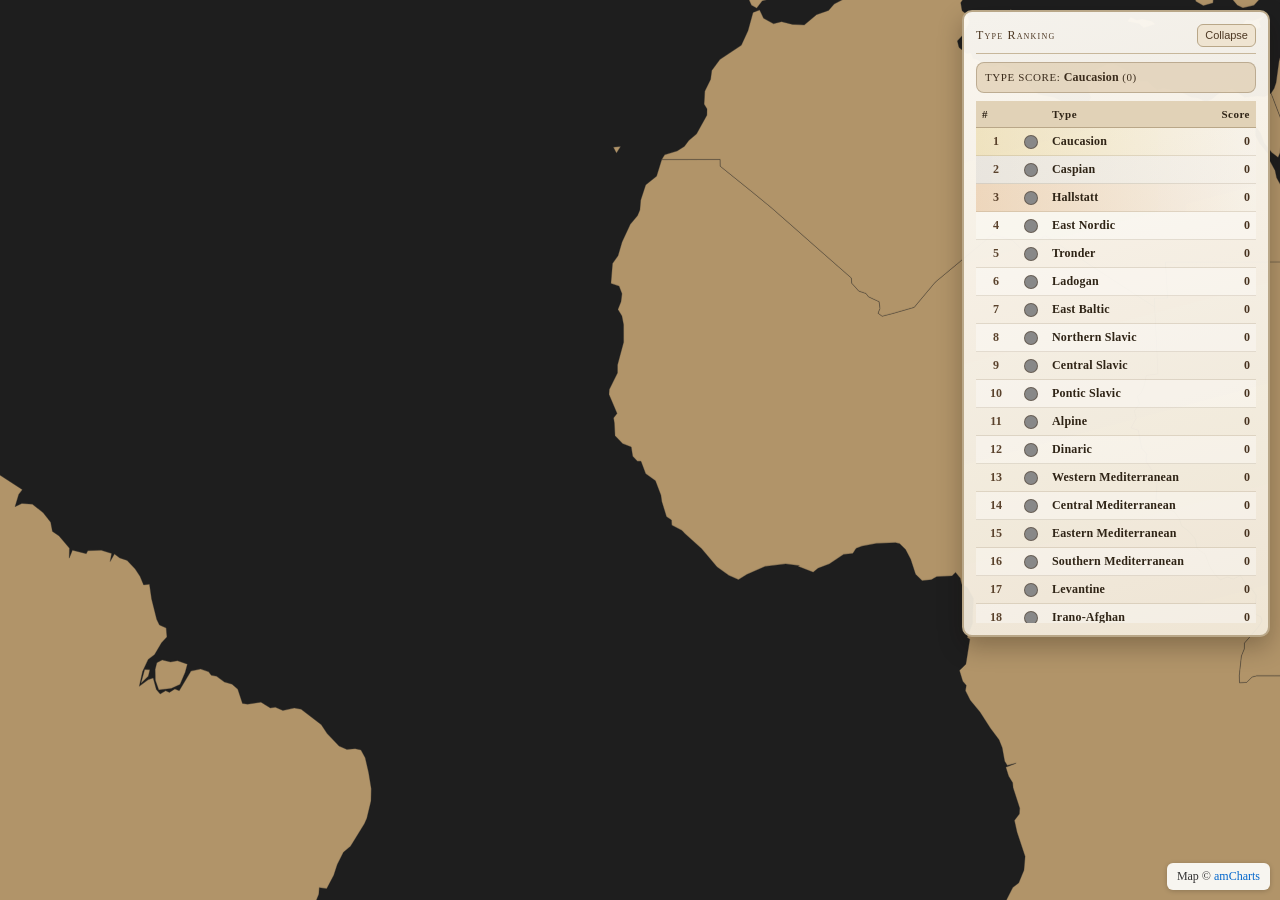
<file: map/anthropologicalMap.html>
<!DOCTYPE html>
<html lang="en">
<head>
<meta charset="UTF-8">
<meta name="viewport" content="width=device-width, initial-scale=1.0">

<title>Anthropological Map</title>

<style>
    

html,
body{
    margin:0;
    padding:0;
    width:100%;
    height:100%;
    overflow:hidden;
    background:#1e1e1e;
    font-family:'Georgia','Palatino Linotype','Book Antiqua',serif;
}

#mapWrapper{
    width:100vw;
    height:100vh;
    overflow:hidden;
    position:relative;
    cursor:grab;
}

#mapWrapper.dragging{
    cursor:grabbing;
}

#svgContainer{
    position:absolute;
    left:50%;
    top:50%;
    transform-origin:center center;
    will-change:transform;
}

#svgContainer svg{
    display:block;
    user-select:none;
}

#mapTooltip{
    position:fixed;

    display:none;

    background:rgba(20,20,20,.95);
    color:white;

    padding:8px 12px;

    border-radius:6px;

    font-size:13px;

    pointer-events:none;

    z-index:99999;
}

#legend{
    position:fixed;

    top:10px;
    right:10px;

    background:linear-gradient(
        165deg,
        rgba(252,249,243,.97),
        rgba(242,234,219,.94)
    );

    border:2px solid #b9a788;

    border-radius:10px;

    padding:12px;

    max-height:82vh;
    min-width:280px;

    overflow:hidden;
    display:flex;
    flex-direction:column;
    gap:8px;

    box-shadow:
        0 10px 24px rgba(17,12,5,.28);

    z-index:999;
}

.legend-title{
    font-size:12px;
    font-variant:small-caps;
    letter-spacing:1.2px;
    color:#4d3823;
}

.legend-header{
    display:flex;
    align-items:center;
    justify-content:space-between;
    gap:8px;
    border-bottom:1px solid #c7b79b;
    padding-bottom:6px;
}

.legend-toggle{
    border:1px solid #b9a788;
    background:#efe4d1;
    color:#4d3823;
    font-size:11px;
    line-height:1;
    padding:5px 7px;
    border-radius:6px;
    cursor:pointer;
}

.legend-toggle:hover{
    background:#e7dac2;
}

.legend-top-score{
    background:rgba(224,208,181,.78);
    border:1px solid rgba(140,120,90,.45);
    border-radius:8px;
    padding:7px 8px;
    color:#3b2c1c;
    font-size:11px;
    letter-spacing:.6px;
    text-transform:uppercase;
}

.legend-top-score b{
    font-size:12px;
    letter-spacing:.2px;
    text-transform:none;
}

.legend-content{
    max-height:58vh;
    overflow:auto;
    overscroll-behavior:contain;
}

.legend-content.is-collapsed{
    display:none;
}

.legend-table{
    width:100%;
    border-collapse:separate;
    border-spacing:0;
    font-size:12px;
    color:#2f2416;
}

.legend-table thead th{
    position:sticky;
    top:0;
    z-index:1;
    text-align:left;
    padding:7px 6px;
    background:rgba(224,208,181,.95);
    border-bottom:1px solid #b9a788;
    letter-spacing:.5px;
    font-size:11px;
}

.legend-table tbody td{
    padding:6px;
    border-bottom:1px solid rgba(140,120,90,.2);
    vertical-align:middle;
}

.legend-table tbody tr:nth-child(even){
    background:rgba(255,255,255,.35);
}

.legend-table tbody tr.top-1{
    background:linear-gradient(90deg, rgba(212,175,55,.24), rgba(255,255,255,.1));
}

.legend-table tbody tr.top-2{
    background:linear-gradient(90deg, rgba(192,192,192,.26), rgba(255,255,255,.1));
}

.legend-table tbody tr.top-3{
    background:linear-gradient(90deg, rgba(205,127,50,.24), rgba(255,255,255,.1));
}

.legend-rank{
    width:28px;
    font-weight:bold;
    text-align:center;
    color:#5a422c;
}

.legend-type{
    font-weight:bold;
    letter-spacing:.2px;
}

.legend-score{
    text-align:right;
    font-variant-numeric:tabular-nums;
    font-weight:bold;
    color:#47321f;
}

.legend-swatch{
    width:18px;
}

.legend-swatch-chip{
    width:12px;
    height:12px;
    border-radius:50%;
    border:1px solid rgba(60,40,20,.45);
    display:block;
    margin:auto;
}

.land.top-glow-1{
    stroke:#d4af37 !important;
    stroke-width:2.2px !important;
    stroke-opacity:.95;
    filter:drop-shadow(0 0 3px rgba(212,175,55,.55));
}

.land.top-glow-2{
    stroke:#d5d8df !important;
    stroke-width:2.15px !important;
    stroke-opacity:.92;
    filter:drop-shadow(0 0 2px rgba(213,216,223,.5));
}

.land.top-glow-3{
    stroke:#d79a66 !important;
    stroke-width:2.1px !important;
    stroke-opacity:.9;
    filter:drop-shadow(0 0 2px rgba(215,154,102,.5));
}


#amchartsAttribution{

    position:fixed;

    bottom:10px;
    right:10px;

    background:rgba(255,255,255,.9);

    padding:6px 10px;

    border-radius:6px;

    font-size:12px;

    color:#333;

    z-index:99999;

    box-shadow:
        0 1px 5px rgba(0,0,0,.2);
}

#amchartsAttribution a{

    color:#0066cc;

    text-decoration:none;
}

</style>
</head>

<body>

<div id="mapWrapper">

    <div id="svgContainer">

       <?xml version="1.0" encoding="UTF-8" standalone="no"?>
<svg
   width="4762"
   height="2402.2373"
   viewBox="0 0 4762 2402.2373"
   version="1.1"
   id="svg1"
   sodipodi:docname="map.svg"
   inkscape:version="1.4.4 (dcaf3e7, 2026-05-05)"
   xmlns:inkscape="http://www.inkscape.org/namespaces/inkscape"
   xmlns:sodipodi="http://sodipodi.sourceforge.net/DTD/sodipodi-0.dtd"
   xmlns="http://www.w3.org/2000/svg"
   xmlns:svg="http://www.w3.org/2000/svg">
  <defs
     id="defs1" />
  <sodipodi:namedview
     id="namedview1"
     pagecolor="#ffffff"
     bordercolor="#000000"
     borderopacity="0.25"
     inkscape:showpageshadow="2"
     inkscape:pageopacity="0.0"
     inkscape:pagecheckerboard="0"
     inkscape:deskcolor="#d1d1d1"
     showguides="true"
     inkscape:zoom="2.8284271"
     inkscape:cx="2982.5764"
     inkscape:cy="689.25233"
     inkscape:window-width="1920"
     inkscape:window-height="991"
     inkscape:window-x="-9"
     inkscape:window-y="-9"
     inkscape:window-maximized="1"
     inkscape:current-layer="polygons" />
  <!-- Created using SVG Map Generator: dojo.amcharts.com/svg-map-generator -->
  <style
     id="style1">
    .land { fill: #b19469; stroke: #2d2d2d; stroke-width: 0.5; }
  </style>
  <g
     id="polygons"
     transform="matrix(0.57529451,0,0,0.66191919,1145.5364,256.53777)"
     style="display:inline">
    <path
       id="amerindian"
       class="land"
       d="M 1311.4219 -379.07153 L 1158.1852 -376.12969 L 1118.7489 -370.45844 L 1043.6175 -363.32365 L 978.07704 -357.87666 L 995.85326 -351.89264 L 974.69222 -345.2034 L 984.82969 -338.44925 L 1037.3571 -333.22651 L 1070.1427 -336.73784 L 1120.2155 -333.27077 L 1058.0225 -327.62313 L 1018.4945 -329.33453 L 1009.6709 -320.28474 L 1027.4879 -315.78787 L 1030.9474 -303.33001 L 988.03797 -299.34657 L 967.60346 -287.37853 L 972.3293 -281.61876 L 952.39386 -278.09563 L 965.27789 -267.4495 L 938.93268 -265.45778 L 916.9908 -259.70982 L 911.23288 -252.71961 L 982.1103 -248.79223 L 1004.8059 -251.90226 L 1050.4618 -253.15631 L 1054.3695 -246.08643 L 1098.8881 -254.37495 L 1103.5766 -262.84051 L 1088.4281 -266.57609 L 1113.473 -274.00301 L 1119.6282 -282.71642 L 1155.3096 -284.00293 L 1186.856 -298.35218 L 1160.891 -303.95556 L 1181.8993 -312.07589 L 1247.708 -318.68546 L 1274.8068 -330.80988 L 1357.9979 -347.25119 L 1377.1559 -355.32725 L 1417.6243 -360.8067 L 1433.0037 -368.15394 L 1403.8474 -374.02584 L 1317.4005 -377.43685 L 1311.4219 -379.07153 z M 943.7468 -344.47753 L 888.56446 -342.0491 L 869.63733 -336.31294 L 872.74036 -330.78628 L 849.99726 -325.84386 L 865.3834 -316.58161 L 862.58931 -309.51468 L 887.59349 -291.65114 L 917.50344 -286.83265 L 947.71895 -287.70311 L 986.4525 -301.81926 L 1018.559 -307.9154 L 1019.7473 -314.20039 L 995.46962 -316.7734 L 997.69335 -330.32892 L 954.37315 -334.48941 L 943.7468 -344.47753 z M 698.53272 -310.17269 L 690.89397 -304.46013 L 718.68544 -299.24625 L 724.54521 -291.29411 L 748.41546 -287.72671 L 751.37929 -281.60991 L 773.93228 -280.90469 L 778.58003 -295.54607 L 729.78369 -310.0163 L 698.53272 -310.17269 z M 607.42449 -299.00134 L 556.54362 -292.04359 L 616.08174 -290.60069 L 614.98516 -296.87683 L 607.42449 -299.00134 z M 832.75405 -294.50447 L 797.96548 -292.45668 L 808.60542 -279.8631 L 842.47394 -283.65475 L 851.15835 -290.76888 L 832.75405 -294.50447 z M 594.48615 -285.89138 L 546.55893 -282.03481 L 539.80288 -274.22726 L 556.23807 -270.412 L 588.20539 -274.11513 L 602.98044 -282.94068 L 594.48615 -285.89138 z M 832.92041 -279.58573 L 819.99564 -273.28599 L 860.23658 -273.08534 L 867.74632 -278.52053 L 832.92041 -279.58573 z M 497.60642 -270.80445 L 438.48928 -269.60646 L 380.06472 -251.65735 L 367.26557 -243.10032 L 397.11102 -239.38834 L 413.05054 -247.04836 L 472.50039 -255.21295 L 497.60642 -270.80445 z M 819.35738 -264.63158 L 797.42907 -257.125 L 813.52138 -247.94242 L 850.99199 -249.82202 L 858.90913 -239.11983 L 848.41179 -229.25269 L 848.17075 -216.60304 L 880.62016 -211.32424 L 903.92684 -210.14986 L 1015.5205 -209.76922 L 1042.6058 -212.04126 L 1059.0037 -218.47083 L 1062.9894 -230.67493 L 1025.8651 -238.79525 L 996.08412 -238.53559 L 956.42712 -231.80504 L 920.88826 -232.0175 L 893.94214 -243.50162 L 885.17965 -256.66764 L 860.7628 -255.03296 L 839.21813 -261.48909 L 819.35738 -264.63158 z M 602.8005 -257.85383 L 567.4246 -251.14098 L 577.1309 -235.98619 L 571.52576 -231.89357 L 539.36832 -232.78763 L 523.39145 -246.62346 L 503.07237 -251.86981 L 479.86754 -251.57769 L 456.08896 -243.92652 L 424.83798 -226.88328 L 450.78937 -220.37403 L 474.37783 -222.94704 L 478.70645 -208.75123 L 495.308 -208.47386 L 525.74079 -213.2717 L 568.40915 -222.45428 L 594.36053 -219.48882 L 620.33568 -225.16007 L 635.71163 -236.98352 L 594.06517 -243.56949 L 602.8005 -257.85383 z M 734.14967 -255.25721 L 699.98917 -248.36732 L 707.1017 -242.19446 L 681.09939 -232.04995 L 710.05195 -229.75726 L 712.00408 -221.22383 L 754.53325 -223.56079 L 767.48178 -232.8673 L 776.31896 -252.18258 L 734.14967 -255.25721 z M 692.54394 -248.30241 L 661.62567 -246.21036 L 672.1332 -237.37302 L 694.22786 -242.68723 L 692.54394 -248.30241 z M 817.92809 -233.74956 L 796.21706 -232.37453 L 774.99152 -223.18015 L 799.94477 -213.34842 L 820.03638 -214.40182 L 824.78599 -221.66054 L 817.92809 -233.74956 z M 348.62023 -210.92294 L 287.9991 -206.9749 L 292.24964 -194.34591 L 261.48415 -179.13505 L 249.76122 -168.33254 L 227.96192 -158.30016 L 249.90041 -148.00811 L 253.74695 -135.53846 L 305.77532 -144.15155 L 325.90089 -159.97615 L 355.28801 -170.46884 L 428.74563 -187.12259 L 430.77584 -191.07063 L 407.49632 -204.45796 L 367.66278 -201.86429 L 348.62023 -210.92294 z M 819.12992 -202.91474 L 785.51602 -199.92863 L 770.85301 -192.75843 L 759.68007 -172.6258 L 755.54156 -155.84812 L 775.57885 -155.87173 L 797.90437 -173.07431 L 818.29814 -172.01206 L 863.06122 -196.53828 L 832.67936 -198.81032 L 819.12992 -202.91474 z M 700.07744 -198.22903 L 682.46758 -195.15145 L 667.76723 -186.9544 L 683.18053 -180.10878 L 674.65229 -172.43696 L 636.45174 -172.66121 L 646.59261 -162.25704 L 663.75773 -158.63358 L 677.37168 -141.04151 L 685.25148 -139.56616 L 728.27631 -151.5224 L 731.78674 -169.41544 L 728.1473 -183.74404 L 747.11178 -192.12108 L 740.38289 -196.95138 L 711.30471 -193.54037 L 700.07744 -198.22903 z M 951.53832 -195.21931 L 906.04871 -193.35152 L 871.41292 -178.97866 L 844.08317 -154.09246 L 841.46562 -143.84763 L 852.28209 -139.25044 L 872.37031 -137.46231 L 866.34418 -131.65828 L 844.55507 -134.27556 L 846.93157 -121.95048 L 860.32824 -115.78647 L 884.57873 -119.18568 L 886.90431 -113.35804 L 957.33698 -106.41505 L 978.44709 -112.11875 L 1008.0481 -107.63368 L 1018.9427 -111.13321 L 1012.3156 -118.51587 L 1021 -123.26944 L 1044.0249 -102.09522 L 1064.4832 -94.435203 L 1047.2807 -79.994477 L 1076.6678 -86.70732 L 1078.8135 -80.354462 L 1098.2363 -70.153892 L 1108.8389 -46.554193 L 1089.2735 -34.217316 L 1058.25 -20.32542 L 1068.7371 -6.2122217 L 1024.0759 1.3061621 L 998.66092 -4.0759148 L 993.60577 2.8582303 L 979.46899 8.1606383 L 979.5301 21.840084 L 998.13809 24.837995 L 1030.91 19.691974 L 1043.1694 14.581362 L 1060.7147 20.485713 L 1089.4127 53.748954 L 1106.167 60.51491 L 1119.0035 60.975219 L 1124.9278 69.216524 L 1153.8939 75.401192 L 1174.0704 82.302879 L 1176.9562 71.712816 L 1156.946 52.50671 L 1188.0442 54.755143 L 1199.2443 61.680436 L 1207.1343 48.402286 L 1217.5162 48.390483 L 1220.2628 29.969263 L 1213.853 15.507882 L 1188.197 4.5253759 L 1183.2267 -4.7811322 L 1169.5007 -15.583645 L 1189.9454 -17.855684 L 1204.8631 -23.647908 L 1224.1093 -17.238988 L 1220.4054 -11.446764 L 1229.2799 2.6811883 L 1252.1894 3.8880246 L 1256.1004 -6.2240245 L 1269.7755 -8.5167184 L 1284.9477 -17.876339 L 1302.0993 -32.349523 L 1292.6883 -41.039335 L 1258.246 -48.722958 L 1252.5356 -59.596287 L 1223.1485 -62.995494 L 1211.6938 -71.517116 L 1195.5913 -76.731003 L 1204.8868 -87.993825 L 1225.9732 -93.673922 L 1220.3273 -110.82044 L 1194.9904 -127.41813 L 1170.3291 -126.82504 L 1169.6535 -135.08995 L 1158.7318 -144.38465 L 1124.646 -148.96119 L 1107.817 -157.48281 L 1104.9176 -165.94837 L 1065.1079 -171.3629 L 1049.939 -164.94218 L 1004.4867 -159.92009 L 1021.9438 -171.83207 L 1012.6076 -191.41586 L 992.33943 -193.49611 L 947.39982 -184.85055 L 929.91556 -172.46942 L 930.91369 -164.62941 L 915.85687 -154.93341 L 932.71304 -146.98127 L 924.87059 -134.85684 L 892.42118 -133.00085 L 923.81135 -140.71693 L 911.11745 -150.10016 L 914.14579 -174.60572 L 951.53832 -195.21931 z M 603.59154 -194.28984 L 575.06335 -188.02846 L 594.26887 -175.69158 L 613.0568 -185.2548 L 603.59154 -194.28984 z M 1023.0947 -193.31906 L 1019.6454 -185.84789 L 1035.3779 -172.05632 L 1065.5187 -175.17521 L 1089.3855 -173.48741 L 1094.0231 -179.24718 L 1082.7585 -188.46516 L 1044.6903 -191.86437 L 1023.0947 -193.31906 z M 441.42935 -185.6679 L 382.1187 -173.72346 L 362.74682 -167.13455 L 360.7913 -161.10627 L 343.29687 -154.9098 L 339.41299 -148.22056 L 348.66097 -136.33219 L 336.15718 -130.22719 L 343.62618 -124.36415 L 370.93217 -123.39337 L 411.87587 -125.75098 L 436.79178 -120.21547 L 424.01979 -115.18158 L 391.00681 -117.1615 L 342.64503 -112.3194 L 342.40059 -96.872481 L 388.7729 -91.593679 L 387.71366 -75.420892 L 420.99484 -76.527404 L 466.62365 -81.561299 L 497.16167 -87.152875 L 517.60636 -97.208861 L 522.6751 -90.832398 L 541.46303 -88.976408 L 565.17711 -82.691417 L 596.97808 -87.657445 L 600.28481 -96.459383 L 585.77797 -100.08284 L 601.89404 -106.4357 L 623.08223 -103.52926 L 626.8371 -110.70831 L 584.97335 -127.38567 L 579.2392 -135.10175 L 587.9983 -142.54047 L 590.08283 -172.77039 L 578.10187 -181.78773 L 559.00839 -184.70597 L 528.87098 -167.51519 L 488.16832 -171.11505 L 467.17364 -177.14628 L 449.4721 -170.69014 L 430.17492 -168.44466 L 441.7994 -174.38147 L 441.42935 -185.6679 z M 753.72863 -153.07447 L 724.25324 -138.92586 L 715.43982 -128.42432 L 717.51077 -122.37538 L 707.24089 -112.88888 L 711.12477 -106.17899 L 737.73818 -97.565896 L 740.93288 -84.503147 L 737.07616 -76.55101 L 690.85662 -57.840621 L 691.82759 -46.743038 L 681.46945 -45.134906 L 675.46709 -53.556204 L 689.3764 -67.613339 L 671.18939 -74.458964 L 652.31318 -71.328271 L 642.17571 -59.909062 L 627.64172 -57.516044 L 605.62514 -60.221836 L 583.79868 -56.810826 L 564.95983 -59.572682 L 555.16525 -66.618954 L 541.04205 -64.674442 L 525.0516 -74.594696 L 518.67918 -85.252624 L 475.67811 -78.117832 L 469.68933 -67.436297 L 464.10795 -40.670497 L 455.34885 -54.426661 L 438.75748 -57.728494 L 435.05354 -63.420395 L 415.13168 -59.079915 L 387.44545 -56.619031 L 340.93395 -59.740872 L 367.34365 -79.24795 L 350.6776 -86.471264 L 341.00864 -83.765472 L 307.92096 -88.094149 L 297.75294 -93.015916 L 275.22711 -96.772158 L 267.48651 -102.27521 L 233.56706 -105.69803 L 215.57356 -95.789574 L 205.98269 -109.81425 L 175.49898 -96.727897 L 168.66485 -103.87449 L 168.70559 -115.49435 L 157.33912 -115.10486 L 126.54647 -103.46139 L 107.67027 -113.30493 L 46.947296 -97.07608 L 12.501624 -97.858015 L -0.34505696 -94.25521 L -11.378808 -85.184758 L -26.921119 -84.547407 L -46.84298 -90.599293 L -58.246786 -98.952725 L -87.762918 -102.06276 L -94.899209 -102.10702 L -117.26208 -112.68823 L -154.47807 -110.23915 L -162.27978 -113.68262 L -194.21994 -114.99273 L -215.52357 -121.44591 L -263.6443 -120.3394 L -260.5922 -128.45973 L -275.31631 -131.23338 L -295.20083 -128.25613 L -305.30095 -135.00143 L -328.36659 -139.95565 L -360.816 -129.25346 L -383.09059 -130.00294 L -426.39722 -116.98445 L -441.31145 -117.5982 L -474.09697 -104.51184 L -486.75014 -96.02268 L -517.97735 -85.633265 L -553.22424 -84.458886 L -567.54096 -73.821612 L -546.71263 -54.786646 L -549.15024 -45.179167 L -540.09578 -41.23113 L -520.77483 -41.768158 L -526.92996 -33.556359 L -509.54756 -32.862945 L -503.78964 -26.958594 L -531.88327 -22.954494 L -541.1686 -18.313043 L -574.83342 -19.01826 L -565.8163 -29.575865 L -581.62681 -30.136498 L -665.40523 -8.9416193 L -658.45567 -3.3382398 L -654.95882 16.673408 L -634.75517 19.59165 L -609.82569 16.537676 L -597.92281 21.660091 L -568.461 11.090684 L -558.51026 16.761929 L -572.7387 35.003157 L -584.5533 41.288148 L -603.24957 43.828701 L -638.33011 53.672236 L -654.19155 49.564862 L -685.77524 67.549379 L -717.65089 83.890356 L -723.63967 101.07228 L -713.80775 106.23896 L -732.05588 114.87271 L -724.04707 120.7328 L -720.38387 133.03722 L -706.3082 132.07529 L -680.3704 123.84283 L -685.04531 138.4488 L -704.29157 162.78617 L -668.09747 151.82727 L -657.61371 155.315 L -655.34245 166.34472 L -636.26255 156.83756 L -626.01984 167.55155 L -644.2442 188.13269 L -664.30525 195.7809 L -695.41704 211.17175 L -723.00141 220.66711 L -744.69886 234.44688 L -746.92258 228.10582 L -771.62121 235.78944 L -798.35005 249.45709 L -800.99475 255.31718 L -781.56856 250.58721 L -769.94748 244.15468 L -756.90728 243.78584 L -726.64085 233.86559 L -717.63731 233.47314 L -685.34068 223.66502 L -683.34781 217.58067 L -662.94046 212.54678 L -631.94411 200.64661 L -627.58833 195.02257 L -585.17798 177.71967 L -567.5138 174.11686 L -556.49363 165.76343 L -535.26808 155.98776 L -546.11172 150.10407 L -540.41491 144.05218 L -511.19414 131.34646 L -467.48012 109.61456 L -464.02061 105.77865 L -434.77268 96.182972 L -437.09826 103.00499 L -459.53581 109.90668 L -472.84422 123.23794 L -482.5641 128.54035 L -498.50023 148.40446 L -482.38417 147.01763 L -438.06923 128.22757 L -419.06402 128.51674 L -411.10953 124.09955 L -400.48318 107.17728 L -369.46306 103.4535 L -361.03328 116.42773 L -344.67617 119.96266 L -329.74496 127.93546 L -311.66318 125.85521 L -289.53118 128.99771 L -277.69281 134.46831 L -266.03099 135.02599 L -241.56322 150.92141 L -234.83093 163.55926 L -221.98425 171.9599 L -202.23893 163.65958 L -196.88841 171.70024 L -183.26427 166.73421 L -173.53081 172.81855 L -172.29163 185.77213 L -179.26496 198.947 L -168.65219 202.26949 L -163.86524 224.58269 L -152.31885 235.36454 L -164.00444 250.1269 L -160.64678 260.04715 L -149.47044 253.48184 L -141.70608 246.53589 L -132.21705 231.49323 L -132.19329 243.00391 L -163.1489 268.99662 L -159.81501 276.37632 L -171.89781 286.91327 L -163.50537 299.11737 L -155.76817 295.4585 L -145.27083 299.31802 L -139.995 309.29433 L -155.21818 327.43524 L -150.47876 345.15124 L -156.40643 353.69647 L -147.09734 361.09978 L -137.72035 359.86048 L -138.41293 369.94892 L -114.65811 371.35641 L -108.73044 388.89537 L -100.17504 397.44945 L -89.691278 398.07795 L -89.830473 410.35876 L -84.452793 410.35876 L -85.603698 436.33968 L -119.63858 432.16739 L -130.6214 426.68794 L -136.43025 439.15759 L -134.45096 445.66684 L -139.54686 469.95995 L -150.79789 501.11935 L -177.58104 551.65303 L -195.90726 575.3088 L -201.53956 613.8715 L -217.59112 638.03183 L -219.07134 644.51747 L -213.63255 655.11933 L -219.33955 680.99107 L -210.00669 698.12579 L -211.3579 703.02395 L -202.91793 710.05842 L -207.32464 727.20494 L -198.49764 740.15556 L -204.0926 751.08495 L -190.32588 777.4111 L -187.83395 785.28652 L -192.34251 798.84203 L -189.64688 801.79568 L -170.73333 803.25923 L -163.04705 811.61561 L -149.7013 814.19747 L -132.46149 833.9052 L -130.85226 854.71944 L -127.75942 881.19312 L -119.86944 901.9867 L -118.50125 930.61735 L -105.72926 940.79726 L -91.758833 962.09246 L -90.736938 966.99063 L -99.944179 982.11296 L -116.47104 985.86035 L -107.28756 1000.009 L -95.143649 1006.887 L -91.120573 1013.5969 L -81.414268 1009.885 L -78.847648 1017.3768 L -66.394787 1027.4652 L -63.217066 1047.2969 L -67.175637 1065.0011 L -55.028326 1078.9697 L -34.648139 1098.7335 L -28.173874 1118.3733 L -15.911133 1109.3914 L -13.755308 1102.1445 L -23.984444 1083.1862 L -35.734539 1082.1033 L -35.670034 1066.4115 L -39.78138 1046.2346 L -44.16093 1039.0526 L -45.209985 1013.9776 L -53.636376 1006.8752 L -57.533836 991.67618 L -64.826297 983.39947 L -64.174456 967.03489 L -75.119937 953.30233 L -77.992107 941.25462 L -88.757653 928.60497 L -92.179813 917.45427 L -89.945903 910.11883 L -90.916873 892.35562 L -85.321913 874.80781 L -72.016907 882.77174 L -49.691385 891.73007 L -53.816311 902.27587 L -50.995066 924.35596 L -44.150745 943.92795 L -44.39179 950.78538 L -37.021245 965.77199 L -27.522034 979.53995 L -14.787388 982.35787 L -16.858338 997.15563 L -6.2082224 1003.8095 L -4.0863472 1014.1015 L 2.1197132 1013.8891 L 6.2446385 1024.9719 L -0.40956197 1032.4106 L -1.173437 1040.764 L 18.952124 1055.3257 L 25.54182 1071.1533 L 45.005356 1091.1944 L 53.866307 1109.9196 L 65.181843 1125.4314 L 65.541713 1142.8907 L 73.472433 1156.458 L 71.224943 1166.6025 L 58.208512 1186.623 L 60.853217 1197.7855 L 70.749643 1215.9589 L 92.58968 1229.0777 L 101.61699 1242.7896 L 117.82472 1249.948 L 137.04381 1253.7751 L 141.82058 1261.1548 L 157.72276 1273.4356 L 175.86904 1281.0749 L 182.96798 1286.5337 L 203.90155 1291.5794 L 208.80393 1297.8408 L 225.54807 1307.0352 L 238.59845 1308.6109 L 253.48893 1315.6247 L 278.66285 1306.8346 L 293.00333 1294.7662 L 297.91929 1300.6499 L 304.81793 1298.3897 L 314.77887 1304.6864 L 337.99727 1329.5933 L 349.80848 1345.7454 L 358.71017 1354.3674 L 373.63798 1362.6116 L 386.17912 1362.5113 L 397.63724 1367.7547 L 404.00966 1372.5437 L 416.07888 1374.7803 L 433.25419 1382.7885 L 446.76629 1382.877 L 449.9474 1376.9284 L 457.41641 1378.1913 L 460.16296 1388.3594 L 452.32051 1390.4043 L 472.07941 1410.7287 L 477.97653 1422.0919 L 493.67501 1440.4895 L 494.93795 1449.1026 L 490.5584 1458.5418 L 494.58147 1471.997 L 506.02262 1480.7223 L 516.7644 1478.9548 L 534.05514 1489.0196 L 539.76553 1495.5731 L 536.95447 1507.0041 L 550.27306 1507.7094 L 556.26523 1521.7783 L 561.23212 1514.9445 L 583.27585 1519.9548 L 588.02546 1531.2648 L 598.98452 1531.5333 L 602.89217 1544.8764 L 612.46946 1543.3774 L 621.39492 1532.7284 L 612.90402 1521.6013 L 615.23978 1515.8415 L 630.05556 1507.5176 L 637.79277 1496.3669 L 646.08336 1496.6029 L 668.07278 1513.3806 L 660.51211 1522.038 L 665.83887 1536.0833 L 671.81407 1544.6167 L 683.8086 1564.3008 L 680.9602 1573.1913 L 685.79807 1583.9732 L 681.94135 1593.861 L 684.17866 1612.7071 L 680.47471 1630.6562 L 686.47707 1636.0471 L 684.54871 1643.5537 L 674.22791 1662.7362 L 663.52687 1673.3381 L 651.81751 1678.2598 L 652.60855 1692.7212 L 645.90342 1701.3668 L 644.91887 1708.1209 L 625.13621 1714.2731 L 616.97802 1719.5755 L 618.4209 1729.7289 L 615.86446 1741.0271 L 607.6927 1750.8589 L 606.05631 1763.8773 L 597.9117 1770.1505 L 600.33573 1778.4066 L 601.23201 1797.2291 L 596.7608 1800.2831 L 608.93187 1812.1272 L 625.80163 1810.8643 L 621.51035 1824.7326 L 612.20126 1832.8175 L 601.25578 1842.1358 L 590.2356 1858.1847 L 589.21371 1867.6033 L 594.80528 1877.3318 L 600.66844 1897.187 L 593.84789 1902.1737 L 602.77674 1911.3887 L 619.54464 1921.368 L 628.10004 1932.6869 L 637.9082 1953.566 L 653.19588 1974.8052 L 668.57184 2014.8019 L 680.142 2035.1145 L 683.23145 2047.3954 L 693.4504 2057.5959 L 695.66055 2068.3866 L 703.61503 2076.2385 L 720.73941 2107.9703 L 719.43913 2124.7804 L 728.65995 2138.392 L 738.47829 2145.6183 L 749.4747 2159.5751 L 772.70668 2173.2103 L 780.67475 2179.752 L 813.29052 2194.8743 L 822.16844 2202.8943 L 836.20337 2210.8464 L 841.56747 2221.4247 L 864.27323 2239.4889 L 873.91504 2279.285 L 875.08971 2304.3925 L 879.61185 2325.3306 L 877.73441 2362.3413 L 873.02215 2368.0214 L 876.86529 2387.8176 L 877.50355 2411.3731 L 882.0902 2425.8108 L 877.95169 2442.5207 L 881.272 2457.4187 L 876.86529 2495.6362 L 876.18969 2513.4201 L 870.69657 2528.4185 L 878.0162 2548.1941 L 878.02638 2561.6817 L 872.7166 2566.8041 L 876.25419 2589.7311 L 881.91026 2607.1343 L 887.15893 2630.4566 L 882.5621 2642.3568 L 886.76172 2657.5795 L 881.55379 2671.5805 L 880.96645 2696.9713 L 874.46503 2710.3232 L 872.86937 2732.2676 L 869.01265 2740.3761 L 869.28086 2753.4064 L 860.95292 2753.9995 L 862.27018 2767.8796 L 868.36081 2777.1861 L 868.61544 2786.0559 L 879.88005 2809.3399 L 878.97359 2824.6629 L 875.00144 2832.6268 L 874.49219 2860.6791 L 888.00089 2879.0207 L 897.41523 2872.1868 L 905.49872 2875.3087 L 911.0156 2883.9867 L 906.75148 2892.6322 L 910.1974 2928.4685 L 907.78356 2942.8974 L 922.20212 2950.0765 L 922.45675 2958.0611 L 910.8119 2964.5939 L 910.08197 2978.1288 L 899.36735 2976.3613 L 899.12631 2985.7121 L 880.72201 2988.5861 L 885.61421 2996.1782 L 873.30394 3008.1905 L 907.28789 3017.8777 L 908.56441 3023.4132 L 901.76762 3037.2165 L 907.37616 3052.3831 L 914.53961 3060.8812 L 924.54128 3097.2102 L 914.11863 3115.7435 L 922.70119 3125.7287 L 943.45482 3132.7543 L 945.25418 3144.566 L 956.41694 3151.2316 L 950.88648 3166.767 L 974.89592 3182.4028 L 986.95157 3182.692 L 1004.9213 3170.0099 L 1007.179 3178.8797 L 999.37727 3183.4975 L 995.50697 3192.447 L 1014.9841 3198.9208 L 1020.2701 3196.2268 L 1016.926 3170.1338 L 1039.4281 3161.1282 L 1044.395 3155.516 L 1061.611 3159.4404 L 1044.7141 3140.7065 L 1035.9041 3122.7987 L 1038.138 3107.9124 L 1058.4672 3094.1798 L 1056.5796 3078.0513 L 1066.1943 3061.7221 L 1087.4198 3043.5458 L 1085.4032 3027.73 L 1078.5079 3021.0526 L 1061.7129 3018.7157 L 1041.3293 3001.1236 L 1039.2617 2991.1237 L 1048.0989 2972.0651 L 1062.324 2964.2369 L 1074.2167 2965.3877 L 1072.1219 2956.1166 L 1077.1907 2951.1712 L 1074.3049 2928.4124 L 1078.8882 2919.3626 L 1089.4772 2913.057 L 1075.2385 2904.9691 L 1082.1202 2898.8405 L 1094.9058 2907.7428 L 1103.984 2906.2232 L 1104.0621 2895.4738 L 1086.5541 2896.1996 L 1070.5365 2883.6857 L 1063.5258 2854.2348 L 1069.2464 2852.4349 L 1094.1385 2861.5289 L 1111.4802 2860.4313 L 1122.6056 2854.5151 L 1120.409 2827.5605 L 1123.142 2813.4 L 1115.9752 2807.3393 L 1120.8538 2801.0543 L 1141.9401 2803.0667 L 1169.2054 2798.8619 L 1203.4847 2787.9355 L 1215.8968 2778.4047 L 1217.9134 2769.1425 L 1230.441 2744.8169 L 1228.3497 2733.2413 L 1214.8749 2725.5459 L 1211.4018 2713.9939 L 1214.953 2708.1545 L 1210.6481 2699.4971 L 1187.2396 2685.7292 L 1177.866 2657.8804 L 1178.7317 2642.8024 L 1183.8684 2638.6419 L 1181.5937 2625.3224 L 1185.6168 2636.842 L 1180.8027 2646.8625 L 1181.9774 2664.67 L 1196.5725 2680.0933 L 1211.0555 2679.4117 L 1218.7961 2685.5285 L 1235.8696 2691.8371 L 1245.2432 2688.2343 L 1262.8055 2692.5187 L 1278.1679 2685.3721 L 1285.7421 2677.4524 L 1292.9701 2660.0286 L 1307.1306 2643.5194 L 1316.0731 2617.0221 L 1313.8256 2609.306 L 1317.4005 2595.5941 L 1327.8979 2586.5443 L 1333.0073 2567.7218 L 1352.3928 2569.4096 L 1362.2654 2540.3629 L 1371.8156 2526.8989 L 1381.7901 2518.8228 L 1384.7404 2505.1552 L 1384.3839 2481.1188 L 1380.5781 2467.6429 L 1381.8037 2443.3941 L 1395.4448 2421.0366 L 1417.0777 2400.2312 L 1436.7585 2388.1983 L 1449.1062 2385.1886 L 1466.0778 2367.9889 L 1483.4975 2364.0173 L 1491.3264 2367.7293 L 1504.353 2365.5723 L 1525.2866 2365.0235 L 1526.193 2355.0117 L 1532.1309 2347.6202 L 1545.1949 2341.468 L 1546.1794 2325.6877 L 1551.3636 2309.3231 L 1560.0106 2300.1317 L 1568.1451 2277.5588 L 1574.5956 2264.9092 L 1572.9965 2247.5059 L 1578.1943 2229.8135 L 1585.6157 2222.006 L 1583.8266 2211.4248 L 1590.2906 2171.9001 L 1585.154 2138.9733 L 1587.4151 2121.9832 L 1583.6602 2109.9472 L 1589.2687 2097.9468 L 1590.1243 2088.0265 L 1602.92 2089.7054 L 1615.2948 2069.4607 L 1621.3854 2053.0755 L 1632.0763 2034.6867 L 1644.502 2025.5395 L 1668.6269 1991.4707 L 1672.7891 1983.318 L 1679.9798 1957.2692 L 1680.4381 1938.7122 L 1675.8922 1914.4073 L 1669.8898 1891.9613 L 1662.431 1880.0818 L 1652.3173 1878.0488 L 1638.0277 1879.2232 L 1624.2984 1874.2011 L 1603.6466 1855.2989 L 1593.5464 1841.7552 L 1558.4761 1818.5243 L 1546.5121 1816.7332 L 1526.7532 1820.5485 L 1513.6247 1815.4025 L 1504.8758 1816.6329 L 1488.7088 1807.7749 L 1465.3648 1810.9735 L 1456.5514 1809.6752 L 1448.4034 1788.2354 L 1438.4051 1780.6639 L 1425.0594 1777.4417 L 1411.5609 1768.8522 L 1402.211 1767.2087 L 1397.6515 1762.0184 L 1383.8712 1757.8697 L 1367.066 1760.8794 L 1346.6077 1790.5281 L 1339.0335 1787.8665 L 1329.5444 1793.1453 L 1322.9683 1790.5723 L 1313.5166 1795.562 L 1306.7504 1788.6721 L 1301.3354 1771.1331 L 1292.4439 1774.075 L 1277.2241 1783.9303 L 1282.8937 1761.5492 L 1292.7257 1743.1723 L 1303.6711 1736.1821 L 1315.9305 1718.1858 L 1325.243 1709.3071 L 1323.9257 1695.8165 L 1312.1756 1691.2105 L 1307.5279 1683.0341 L 1298.5515 1651.795 L 1294.8577 1629.7503 L 1284.7067 1630.6326 L 1278.6025 1618.0626 L 1270.0708 1606.7231 L 1256.0087 1593.6131 L 1243.0738 1589.8569 L 1233.982 1583.9171 L 1226.5469 1595.416 L 1229.1407 1583.2119 L 1210.9673 1578.3255 L 1187.6606 1579.0396 L 1184.9785 1583.5483 L 1160.9419 1578.2016 L 1155.4386 1590.27 L 1155.8359 1575.3601 L 1137.6998 1556.6615 L 1126.2077 1549.8159 L 1123.142 1536.0243 L 1110.1154 1521.6632 L 1091.3954 1508.7716 L 1073.1099 1507.609 L 1061.1934 1512.5544 L 1067.6541 1493.9414 L 1074.0028 1486.7269 L 1034.58 1464.5701 L 1027.1857 1457.996 L 1030.8353 1448.9698 L 1003.4037 1451.3185 L 979.97145 1466.6976 L 973.4191 1467.4559 L 956.76662 1462.3453 L 947.98036 1452.1683 L 930.6353 1452.7614 L 909.87148 1456.5177 L 901.52997 1453.8797 L 898.44052 1437.7955 L 888.78514 1430.4364 L 870.11263 1429.1263 L 862.42635 1410.1474 L 855.41568 1418.0878 L 855.95209 1432.0239 L 826.5412 1443.1421 L 824.53476 1448.1849 L 827.54952 1462.1771 L 834.66204 1477.3437 L 833.47379 1487.0633 L 828.26247 1493.1152 L 819.11973 1494.5581 L 810.03811 1474.3694 L 823.22089 1451.4956 L 816.03028 1430.9056 L 818.16234 1425.1134 L 831.29081 1418.7369 L 833.34818 1405.8748 L 822.93911 1403.5733 L 812.77108 1409.8582 L 809.06714 1417.9904 L 798.39325 1422.8089 L 783.98487 1434.1278 L 766.67037 1432.9091 L 756.93691 1442.4723 L 748.01145 1439.1941 L 733.26018 1452.7496 L 727.43775 1464.0124 L 727.20689 1484.2897 L 715.3821 1489.3117 L 711.73927 1496.8301 L 697.01515 1506.8625 L 697.26978 1521.2324 L 685.69962 1505.8121 L 669.83818 1490.1084 L 660.20995 1485.4876 L 635.3959 1480.2767 L 622.03657 1490.8225 L 604.99028 1499.592 L 592.79204 1502.5014 L 572.32019 1495.6676 L 565.61506 1480.858 L 560.72287 1478.341 L 546.28054 1456.7006 L 542.47474 1444.4198 L 537.85075 1434.0156 L 543.48306 1424.7121 L 541.24915 1416.8485 L 548.14439 1403.7857 L 548.59253 1379.0677 L 553.58658 1360.6789 L 559.53801 1351.3282 L 557.8507 1340.2011 L 561.68365 1333.5561 L 557.32787 1326.8344 L 548.2089 1327.3714 L 538.00353 1310.9744 L 521.90104 1306.4126 L 509.85897 1308.8853 L 503.15385 1306.0644 L 489.32262 1312.0484 L 476.4997 1312.6091 L 460.39722 1308.605 L 445.78513 1313.5267 L 430.76905 1309.1184 L 446.18235 1288.9091 L 449.85913 1262.2996 L 455.36583 1248.3428 L 451.82824 1238.7914 L 454.86676 1232.0461 L 464.074 1239.5055 L 475.33861 1208.5025 L 476.01422 1194.3421 L 492.44941 1172.9908 L 495.20955 1158.3524 L 465.87335 1153.05 L 448.02244 1158.5648 L 425.9142 1162.3653 L 412.72123 1169.5916 L 408.13798 1181.9609 L 405.405 1199.5442 L 398.21439 1214.8111 L 382.82486 1227.1125 L 383.51404 1234.6398 L 370.84729 1238.8357 L 367.69334 1232.1464 L 350.36186 1234.988 L 345.86688 1238.8917 L 330.33815 1239.9304 L 314.87053 1246.3393 L 306.56975 1246.8999 L 301.84391 1237.6377 L 293.60764 1232.5713 L 279.0363 1231.096 L 270.25004 1215.0353 L 268.28434 1200.6861 L 255.71605 1180.3616 L 247.69706 1153.3863 L 246.82794 1125.514 L 258.89716 1077.3084 L 265.42235 1060.2416 L 278.12984 1034.3581 L 274.42589 1022.4697 L 273.82498 1006.8664 L 287.1843 981.93592 L 288.90896 974.70081 L 303.51765 968.60466 L 307.25894 962.39639 L 320.92382 961.14529 L 335.71244 952.29614 L 346.55607 941.16905 L 375.54597 930.26326 L 387.25533 930.00655 L 406.65436 936.07909 L 416.37425 928.45153 L 427.34349 937.26527 L 427.10245 943.40568 L 438.43156 947.72255 L 447.6388 943.22569 L 453.32204 946.33573 L 468.54522 926.29457 L 451.21374 920.13056 L 456.67969 913.59771 L 469.85908 919.43714 L 486.47421 912.61513 L 510.85371 915.99368 L 546.25338 910.49062 L 563.51016 927.35682 L 563.35399 932.71234 L 585.47581 926.49522 L 594.00406 921.13675 L 601.02831 925.99065 L 607.88621 938.95307 L 619.71439 954.38819 L 617.73511 965.36184 L 610.8127 982.85359 L 614.40122 986.33246 L 616.59778 1004.3406 L 627.08154 1021.4281 L 628.71793 1033.7768 L 636.08508 1037.9255 L 640.19643 1051.9059 L 647.80802 1056.3585 L 656.87606 1051.5813 L 664.24661 1037.8694 L 669.0098 1017.7722 L 667.36322 1000.3129 L 661.79542 973.69462 L 665.93053 965.35004 L 659.89082 949.94738 L 655.34492 929.60526 L 654.2721 900.05399 L 675.22944 866.18881 L 715.27686 838.28109 L 725.78778 823.9879 L 734.46201 818.13961 L 747.15591 817.07736 L 754.84219 806.88564 L 780.38617 788.98079 L 787.16599 779.99886 L 805.37677 769.73042 L 806.69403 762.83169 L 791.81374 759.34101 L 808.02148 742.2181 L 803.56384 723.15953 L 809.13164 692.21258 L 820.01262 706.90707 L 836.60398 691.96472 L 832.10561 675.96013 L 843.16652 674.52904 L 854.67217 667.96373 L 862.04272 658.75755 L 870.15337 642.45198 L 865.93678 634.88048 L 882.19544 623.67372 L 899.43525 617.07301 L 928.56435 614.01018 L 932.05102 607.14095 L 948.04147 609.81428 L 953.97933 607.30914 L 950.18711 591.05963 L 944.16099 588.29483 L 951.62999 574.97537 L 970.92717 549.65246 L 979.3943 548.60201 L 1015.5748 529.75589 L 1023.1083 531.18698 L 1042.5074 519.62319 L 1043.7329 512.01628 L 1048.4859 514.75748 L 1070.2207 510.58519 L 1093.2592 499.80333 L 1100.7044 509.70293 L 1072.4818 522.96633 L 1060.949 533.50328 L 1057.3741 548.37776 L 1064.2693 555.17912 L 1084.5239 546.92306 L 1100.3616 528.60512 L 1111.1407 530.32537 L 1167.3958 510.24881 L 1165.3147 498.18045 L 1156.5013 493.33835 L 1144.1027 499.91546 L 1127.7422 496.43658 L 1104.1538 483.39449 L 1100.168 466.1506 L 1092.75 460.47935 L 1102.7856 453.36522 L 1109.1987 443.91412 L 1098.7659 441.62143 L 1088.9679 444.68721 L 1086.4794 431.62151 L 1099.3532 436.06231 L 1123.3355 422.04944 L 1125.342 412.25016 L 1115.0721 405.12717 L 1087.4877 404.55473 L 1056.6849 413.98517 L 1023.4546 429.34062 L 983.62107 462.31174 L 966.3541 469.66193 L 952.15282 472.96081 L 921.70645 489.5467 L 909.53877 505.17361 L 882.52815 516.44528 L 900.25345 507.31877 L 926.765 484.21183 L 952.94725 471.49432 L 966.46953 468.59968 L 980.41619 459.44956 L 1001.5399 441.0726 L 1005.9568 434.02633 L 1028.1906 414.69924 L 1043.94 404.97964 L 1063.6955 400.98734 L 1076.6577 384.02081 L 1087.1923 378.2935 L 1113.0555 375.45493 L 1120.9998 376.62931 L 1165.3283 375.9359 L 1194.0092 378.55317 L 1219.1424 377.16339 L 1240.7889 363.40722 L 1256.9967 349.94023 L 1289.1541 345.69122 L 1318.7687 327.98702 L 1316.8675 323.50195 L 1322.3572 300.13536 L 1311.9244 285.86578 L 1298.6567 283.74127 L 1295.0648 275.63275 L 1281.4271 270.8113 L 1297.6077 265.16366 L 1283.5456 257.59217 L 1271.7208 258.29443 L 1269.2424 250.33049 L 1251.3508 247.52438 L 1227.0596 218.7344 L 1234.6338 203.03372 L 1226.9068 193.68295 L 1229.1543 181.60279 L 1221.9671 178.81733 L 1219.7433 166.23554 L 1210.9062 156.64872 L 1195.5947 121.62096 L 1187.1887 122.02225 L 1165.8375 150.34307 L 1142.2864 164.36775 L 1121.1016 172.76839 L 1104.4356 155.48614 L 1095.1774 155.67794 L 1088.8287 144.59216 L 1095.7749 118.6437 L 1100.4125 111.21974 L 1091.3071 101.88963 L 1070.2717 99.676601 L 1062.5718 85.728642 L 1039.6216 68.024441 L 1017.2078 74.610404 L 970.20064 65.150459 L 955.02838 70.429262 L 951.36178 76.469345 L 952.65188 92.854582 L 944.00482 108.84738 L 947.87512 127.20073 L 933.20192 143.64203 L 912.24459 161.03346 L 932.71644 177.64295 L 936.82778 198.7257 L 926.11316 225.9282 L 908.06874 239.97649 L 894.1085 248.11747 L 854.12558 261.89724 L 857.44589 277.27629 L 855.54129 315.2577 L 857.1641 325.01271 L 843.08843 338.50036 L 831.17538 342.77298 L 821.03451 353.11813 L 811.4708 349.02551 L 809.10788 337.86301 L 793.25662 323.92686 L 795.69762 320.32405 L 786.91136 306.62395 L 796.85871 284.5114 L 796.1186 270.66672 L 804.21568 258.93179 L 800.1281 250.3541 L 775.16127 246.11394 L 752.02095 246.85457 L 740.3082 237.37987 L 709.97726 227.21471 L 703.95114 216.78989 L 690.68008 207.05848 L 675.47048 203.7714 L 662.30467 197.63099 L 652.30639 197.21789 L 627.49234 203.07798 L 626.64698 159.17747 L 606.62327 160.18366 L 600.4919 155.50975 L 611.23368 129.4049 L 619.31718 117.96209 L 645.81855 91.768725 L 657.78253 86.277472 L 690.83625 59.154637 L 707.80786 59.523474 L 720.29806 56.08886 L 727.32232 46.26893 L 718.20335 42.533343 L 746.23587 35.35429 L 745.88958 31.093479 L 773.90851 30.42072 L 786.05582 26.24843 L 808.58165 10.860529 L 817.41884 1.9907245 L 783.28211 -1.5766719 L 770.85641 -11.833305 L 775.8878 -15.524631 L 801.76449 -1.6002775 L 814.32939 -1.7360097 L 844.7384 -17.572417 L 839.67985 -29.584717 L 858.84802 -30.446321 L 875.07952 -21.272595 L 912.99828 -30.90368 L 939.47249 -42.234368 L 947.15877 -51.360883 L 938.7188 -60.732307 L 934.68214 -74.311429 L 959.71348 -79.188936 L 963.85199 -89.858667 L 944.19833 -97.642614 L 947.18593 -102.97748 L 897.80226 -106.50062 L 892.87272 -92.431678 L 900.4198 -88.805267 L 879.79518 -78.560437 L 869.50153 -65.63342 L 852.64196 -52.668044 L 835.61943 -44.907702 L 825.58042 -58.495676 L 829.01616 -70.643708 L 839.99898 -73.325895 L 840.67459 -82.756332 L 828.00784 -93.225416 L 797.98246 -83.963169 L 796.92322 -93.783098 L 767.99782 -103.4909 L 794.85566 -114.10457 L 778.54608 -129.4069 L 784.43301 -138.6662 L 767.36974 -149.96443 L 753.72863 -153.07447 z M 684.0123 -101.87392 L 637.98628 -87.893501 L 641.164 -83.945464 L 668.71104 -76.562813 L 686.91163 -74.872062 L 703.19405 -81.003616 L 700.2438 -95.028294 L 684.0123 -101.87392 z M 1056.6679 -71.440397 L 1036.668 -69.324745 L 1021.2682 -57.111798 L 1022.3411 -46.843362 L 1044.6768 -47.235805 L 1058.9154 -53.163761 L 1065.1724 -69.380809 L 1056.6679 -71.440397 z M 856.90608 -12.196241 L 842.66406 -10.036329 L 822.45023 17.074703 L 819.99564 27.363794 L 797.42907 38.538096 L 824.78599 38.886278 L 823.29219 51.412 L 841.26192 47.295773 L 863.49578 35.138889 L 870.86293 28.260807 L 888.18083 32.409492 L 887.56633 37.7119 L 909.94278 43.61625 L 926.84988 36.369331 L 920.35185 28.48211 L 903.14938 30.1286 L 903.36666 15.20691 L 883.13586 4.2362073 L 856.94343 0.48881817 L 856.90608 -12.196241 z M -755.51533 37.888942 L -776.19088 39.311179 L -757.62363 52.50671 L -755.51533 37.888942 z M 886.91789 55.885261 L 860.58287 57.083246 L 846.29331 67.484463 L 846.78898 75.179889 L 860.19923 73.970102 L 881.72014 63.21185 L 886.91789 55.885261 z M 927.70542 69.060137 L 918.05343 70.727283 L 908.30639 83.521518 L 916.74975 88.555412 L 928.13998 78.455166 L 927.70542 69.060137 z M -750.5111 118.76468 L -778.0819 128.03578 L -764.98059 133.85161 L -750.46018 130.39634 L -744.27788 120.47609 L -750.5111 118.76468 z M -205.42005 171.99236 L -223.19627 175.70434 L -221.93333 186.28555 L -205.30462 190.41358 L -194.53907 176.83446 L -205.42005 171.99236 z M -186.37749 174.0608 L -194.8582 187.21502 L -200.20872 201.85639 L -185.53553 194.79832 L -181.59054 187.80811 L -186.37749 174.0608 z M -547.80922 182.53816 L -570.24677 188.27727 L -578.47286 187.21502 L -592.71149 194.84258 L -593.60777 205.29986 L -581.54873 203.5678 L -545.47346 191.83287 L -547.80922 182.53816 z M -205.75276 194.42948 L -222.34073 195.29109 L -209.48047 210.42228 L -205.75276 194.42948 z M -188.83208 201.56427 L -193.63261 216.86365 L -185.93275 216.8548 L -174.02987 206.32966 L -180.10692 203.20781 L -188.83208 201.56427 z M -194.96005 220.02976 L -201.43432 233.80952 L -200.24946 252.91236 L -188.12931 259.14128 L -181.66523 248.81974 L -188.10215 220.52252 L -194.96005 220.02976 z M 882.34482 221.88575 L 869.1145 222.43458 L 858.3218 230.37491 L 874.24775 231.57289 L 882.34482 221.88575 z M -164.79547 232.93612 L -178.1548 248.4509 L -162.98254 247.33258 L -157.42832 241.66134 L -164.79547 232.93612 z M -812.6396 254.64737 L -835.64073 257.20858 L -848.25995 264.19878 L -846.40628 269.42152 L -815.18246 260.92056 L -812.6396 254.64737 z M -212.22702 276.53566 L -225.62369 285.52644 L -226.74744 297.59481 L -212.61066 298.75738 L -195.31992 280.15912 L -212.22702 276.53566 z M 811.72203 300.29175 L 797.21179 300.80517 L 795.38868 306.70952 L 815.93522 312.15651 L 811.72203 300.29175 z M 1309.0862 342.80248 L 1292.7902 350.46545 L 1273.9004 371.68099 L 1257.7606 395.87378 L 1238.3615 420.79244 L 1237.0816 428.0187 L 1221.1591 440.18739 L 1224.7476 448.00379 L 1241.6173 445.18587 L 1269.8773 447.90347 L 1285.5996 445.32161 L 1312.6984 452.93736 L 1333.3129 452.8813 L 1324.6794 466.3483 L 1335.4585 471.67136 L 1346.9133 471.64775 L 1359.3899 448.56443 L 1348.957 445.82323 L 1355.2276 435.84691 L 1344.1667 430.47959 L 1340.1436 415.1684 L 1347.4632 406.45499 L 1340.9347 398.53531 L 1328.3562 397.237 L 1318.9588 403.10889 L 1301.7292 394.88824 L 1306.2378 384.89127 L 1287.6433 382.2858 L 1308.8315 360.07293 L 1320.4628 343.63163 L 1309.0862 342.80248 z M -164.79547 361.29157 L -175.47275 367.86868 L -161.89614 387.01577 L -153.07254 387.09249 L -156.4947 399.1402 L -143.68536 402.88759 L -145.99736 407.76215 L -128.91032 420.80424 L -109.61314 427.79445 L -104.40181 421.21734 L -106.39468 404.27442 L -117.05838 398.88349 L -122.4089 375.5405 L -153.12346 367.05134 L -164.79547 361.29157 z M 1134.0977 385.38109 L 1142.5275 399.65362 L 1168.4788 408.08672 L 1177.2142 407.69723 L 1177.9407 402.7076 L 1158.8981 391.58936 L 1134.0977 385.38109 z M 1184.123 468.58493 L 1166.5607 491.37908 L 1169.1171 501.19901 L 1188.438 499.0391 L 1201.9366 485.55145 L 1188.7198 484.36527 L 1180.0218 496.81427 L 1174.7732 491.29056 L 1187.0461 485.21507 L 1195.245 469.34621 L 1184.123 468.58493 z M 1155.4013 476.81738 L 1134.7869 478.56124 L 1120.7383 477.3072 L 1123.013 483.66005 L 1137.788 489.77981 L 1155.4013 476.81738 z M 905.10151 624.6327 L 881.79483 626.43263 L 888.47619 633.62348 L 905.10151 624.6327 z M 733.00216 1019.9498 L 730.84293 1029.032 L 726.80628 1032.6319 L 730.39479 1035.9337 L 732.96142 1026.7394 L 736.2308 1024.1988 L 733.00216 1019.9498 z M 709.28468 1056.7244 L 701.85303 1067.3616 L 706.0153 1080.0998 L 714.32965 1068.6363 L 709.28468 1056.7244 z M 609.55655 1110.0642 L 582.32865 1116.1485 L 563.24875 1124.381 L 554.9989 1132.221 L 554.74427 1140.5301 L 576.95436 1136.4818 L 593.25037 1123.7436 L 612.31669 1124.021 L 612.71051 1137.0955 L 631.80399 1141.1232 L 642.44392 1140.8341 L 647.97098 1146.0568 L 668.95548 1154.4988 L 683.44873 1155.7853 L 685.40425 1168.3907 L 695.73524 1177.6175 L 713.18214 1179.5768 L 712.58123 1188.9364 L 699.79566 1201.0726 L 736.00334 1197.4167 L 759.75476 1199.8304 L 780.11457 1194.9558 L 767.17623 1179.385 L 749.92284 1177.1277 L 749.15557 1166.8268 L 728.41551 1162.0939 L 710.67663 1146.0657 L 702.33851 1145.2837 L 684.96969 1132.5456 L 673.65416 1131.9731 L 655.05974 1116.8419 L 642.44392 1112.4454 L 630.20834 1113.6434 L 615.49441 1110.8136 L 609.55655 1110.0642 z M 591.09114 1145.5522 L 582.31846 1148.258 L 586.44339 1157.7445 L 593.54234 1154.2539 L 591.09114 1145.5522 z M -1096.448 1189.6091 L -1104.7386 1203.9584 L -1105.017 1222.4681 L -1098.4409 1224.0674 L -1077.4598 1210.0988 L -1083.6523 1197.281 L -1096.448 1189.6091 z M 855.62617 1199.4733 L 841.6829 1199.9868 L 836.13887 1204.82 L 816.85527 1199.8422 L 805.78417 1199.7537 L 806.53786 1207.75 L 814.15964 1212.3797 L 810.76464 1222.4475 L 820.49471 1233.2736 L 809.72916 1239.8153 L 777.07265 1233.5982 L 771.88849 1242.2201 L 783.49599 1250.5204 L 795.54145 1244.8167 L 807.04711 1247.5225 L 826.08967 1245.4305 L 832.39758 1250.5972 L 840.1246 1261.3023 L 850.0346 1244.2237 L 869.49814 1244.8049 L 879.44549 1239.5704 L 898.66459 1240.5441 L 904.6296 1245.6105 L 912.24119 1236.9974 L 905.54965 1226.9975 L 882.12754 1216.2392 L 873.95238 1207.0566 L 855.62617 1199.4733 z M 692.5677 1237.4341 L 684.46044 1239.4465 L 693.37232 1254.9937 L 702.65764 1256.1887 L 714.75063 1252.3764 L 722.08044 1255.2947 L 726.81986 1247.5225 L 706.53813 1239.2016 L 692.5677 1237.4341 z M 939.87649 1238.0478 L 937.92437 1251.8158 L 966.21151 1252.3646 L 974.94685 1241.27 L 963.51588 1239.535 L 939.87649 1238.0478 z M 354.5479 1740.1921 L 352.27325 1748.6576 L 363.21873 1766.3854 L 365.6835 1761.2837 L 354.5479 1740.1921 z M 1317.0033 1744.028 L 1307.6806 1748.2652 L 1304.744 1758.3772 L 1305.0495 1774.5382 L 1311.0281 1789.392 L 1332.5965 1787.3325 L 1348.0234 1781.1035 L 1357.105 1762.6056 L 1360.8328 1750.4369 L 1343.542 1745.3027 L 1331.5237 1747.0908 L 1317.0033 1744.028 z M 1286.5569 1758.5012 L 1279.9027 1779.7728 L 1292.9192 1768.5896 L 1295.5978 1758.9585 L 1286.5569 1758.5012 z M 5818.3526 2031.6032 L 5810.7546 2038.1125 L 5801.9684 2063.9281 L 5793.1176 2080.1127 L 5788.9655 2101.0037 L 5782.4403 2115.6451 L 5783.5777 2125.3086 L 5780.3592 2133.9541 L 5779.7719 2149.9145 L 5769.39 2177.4858 L 5761.6765 2193.1894 L 5748.1882 2214.1247 L 5739.5411 2219.8402 L 5728.0728 2221.9765 L 5712.0993 2211.7759 L 5709.071 2200.0882 L 5692.3913 2195.1576 L 5682.5458 2181.9355 L 5668.1918 2172.2837 L 5663.0721 2172.7086 L 5652.1911 2159.342 L 5638.5772 2148.3713 L 5636.839 2141.7942 L 5650.8365 2125.3204 L 5654.897 2115.9932 L 5655.7152 2102.2253 L 5672.5476 2094.0489 L 5672.1504 2088.0855 L 5683.5168 2076.265 L 5675.6099 2065.6071 L 5663.0585 2078.2449 L 5658.2818 2064.2291 L 5643.7478 2072.7743 L 5633.3285 2066.3211 L 5621.7312 2066.9703 L 5614.656 2062.1931 L 5598.3872 2058.7497 L 5595.5897 2051.8716 L 5587.4281 2053.3027 L 5582.8177 2069.744 L 5577.3789 2073.2553 L 5555.4744 2074.2851 L 5546.6745 2071.9039 L 5541.9114 2080.995 L 5529.652 2085.4594 L 5523.1642 2092.7948 L 5523.8533 2102.1781 L 5512.9113 2109.5401 L 5508.1209 2120.6111 L 5498.5674 2131.8414 L 5505.4524 2142.6322 L 5497.9291 2146.5477 L 5469.5401 2141.6171 L 5459.8203 2126.4623 L 5443.8943 2114.1904 L 5434.3306 2125.5328 L 5423.8978 2124.2581 L 5420.1021 2134.6151 L 5412.6976 2131.7175 L 5399.5556 2140.608 L 5400.0003 2146.8605 L 5389.6049 2152.7442 L 5376.1708 2169.0055 L 5378.9683 2178.6809 L 5351.9068 2188.9611 L 5356.6428 2199.2266 L 5347.551 2216.0603 L 5340.1329 2187.4828 L 5332.5722 2197.046 L 5316.8873 2211.3746 L 5315.1763 2229.2145 L 5303.0459 2243.0828 L 5291.6285 2260.2382 L 5274.1816 2275.4727 L 5242.1905 2285.6496 L 5231.3605 2284.4753 L 5221.644 2291.7458 L 5208.2473 2294.844 L 5187.9283 2304.2745 L 5172.2434 2302.4273 L 5153.9579 2312.7164 L 5138.3748 2325.3011 L 5123.1279 2331.9668 L 5108.251 2348.4848 L 5103.4607 2347.995 L 5101.1996 2337.5141 L 5090.4103 2356.5845 L 5086.9338 2377.8885 L 5080.1268 2386.4898 L 5072.1588 2405.6841 L 5074.0735 2420.4819 L 5079.974 2444.3707 L 5076.6809 2456.3388 L 5066.3363 2438.1861 L 5063.9089 2451.116 L 5068.1221 2457.5014 L 5060.2321 2463.686 L 5064.1499 2485.2497 L 5061.2778 2505.3056 L 5065.8373 2517.9435 L 5067.7147 2542.2809 L 5061.5731 2563.6882 L 5060.2695 2579.861 L 5063.6407 2604.098 L 5048.662 2645.0213 L 5041.5223 2654.2717 L 5032.9771 2657.3257 L 5022.8769 2674.0444 L 5035.9409 2681.427 L 5038.864 2688.7772 L 5048.5194 2694.0206 L 5070.8449 2697.0303 L 5084.2789 2693.9882 L 5106.5263 2680.1641 L 5120.0249 2677.1102 L 5133.1533 2666.3726 L 5169.1301 2662.336 L 5183.8916 2666.8417 L 5198.8602 2664.0917 L 5207.3409 2666.7414 L 5218.8194 2662.6045 L 5236.9792 2643.2892 L 5253.686 2636.5557 L 5285.6635 2620.5511 L 5317.271 2619.6541 L 5336.0453 2614.2543 L 5359.4912 2604.3105 L 5387.2318 2600.9437 L 5401.5587 2601.6135 L 5410.7693 2598.651 L 5421.545 2604.1423 L 5429.2075 2612.6315 L 5441.8777 2611.2328 L 5449.5266 2617.4529 L 5457.1009 2617.4352 L 5468.2636 2627.4204 L 5463.0251 2632.891 L 5462.7705 2644.2659 L 5471.774 2648.7274 L 5473.7805 2664.5195 L 5471.5839 2692.6958 L 5499.922 2667.8774 L 5522.5632 2656.948 L 5532.2594 2645.0361 L 5541.2867 2645.2396 L 5538.591 2655.5612 L 5521.8876 2671.4655 L 5510.4193 2691.9787 L 5502.0676 2692.0584 L 5495.1588 2700.8928 L 5514.198 2698.2549 L 5534.9923 2671.6897 L 5536.5473 2687.8979 L 5533.7769 2695.0121 L 5519.1411 2711.0609 L 5536.9581 2713.153 L 5542.9333 2724.2594 L 5542.2712 2739.6709 L 5532.8467 2755.5634 L 5540.5194 2776.8468 L 5548.2227 2778.1687 L 5553.2031 2785.9644 L 5561.0558 2783.4593 L 5577.8372 2788.3575 L 5592.6904 2798.3898 L 5626.0463 2781.7921 L 5643.9379 2794.2057 L 5643.6188 2800.5822 L 5667.1835 2794.1054 L 5685.4588 2782.0253 L 5710.0284 2771.4795 L 5733.0804 2770.6975 L 5750.9212 2763.2588 L 5761.3676 2744.6605 L 5780.7293 2717.0774 L 5800.6138 2699.205 L 5818.3764 2675.1686 L 5827.9164 2667.8656 L 5842.3757 2649.2437 L 5855.3751 2637.0515 L 5875.847 2624.4254 L 5882.732 2613.676 L 5898.7972 2596.9898 L 5911.1448 2573.1658 L 5924.3887 2554.8243 L 5932.9339 2538.3712 L 5943.5704 2526.4474 L 5949.6373 2509.6727 L 5950.3537 2481.0715 L 5958.668 2456.7224 L 5963.8759 2447.4513 L 5963.3395 2432.9014 L 5958.9091 2415.6988 L 5953.3684 2410.1072 L 5951.8203 2399.2575 L 5938.4644 2387.8707 L 5934.224 2378.9803 L 5939.9446 2354.8878 L 5934.9879 2354.4305 L 5927.5936 2343.6574 L 5916.7907 2351.1965 L 5915.8571 2315.2953 L 5908.0316 2300.4297 L 5911.9256 2292.5012 L 5895.5516 2281.0377 L 5887.5835 2267.6386 L 5881.0311 2268.0399 L 5868.0453 2259.474 L 5868.1573 2245.1572 L 5863.0512 2237.5178 L 5869.281 2220.1264 L 5867.5835 2204.7355 L 5860.5084 2186.6389 L 5863.2549 2177.1199 L 5862.1448 2161.3396 L 5865.3734 2146.8103 L 5852.8458 2134.5531 L 5850.0993 2127.4626 L 5837.0489 2133.7358 L 5832.8459 2130.6494 L 5830.9956 2114.0959 L 5833.2805 2106.0081 L 5832.6049 2084.1552 L 5827.2781 2075.0051 L 5830.3302 2065.5097 L 5823.7405 2061.8862 L 5824.9661 2047.9058 L 5818.3526 2031.6032 z M 5555.5762 2044.725 L 5539.7657 2049.7913 L 5539.0256 2059.744 L 5545.4625 2064.7455 L 5560.9913 2051.4349 L 5555.5762 2044.725 z M 5671.7803 2115.8132 L 5664.7696 2117.4804 L 5661.6394 2127.377 L 5673.6815 2129.1327 L 5671.7803 2115.8132 z M 6267.5961 2291.3209 L 6264.9513 2297.6973 L 6268.6315 2307.2134 L 6279.5736 2324.292 L 6285.5386 2305.0564 L 6272.6784 2292.2946 L 6267.5961 2291.3209 z M -1990.0698 2305.0564 L -1984.1048 2324.292 L -1981.6536 2326.2159 L -1958.3096 2337.9833 L -1939.0498 2349.4349 L -1937.7359 2341.6303 L -1974.2084 2319.1696 L -1989.2279 2305.5816 L -1990.0698 2305.0564 z M -1648.9979 2692.5895 L -1648.5769 2699.9604 L -1616.4297 2726.4223 L -1601.4136 2733.917 L -1593.5711 2747.2837 L -1586.8287 2747.3398 L -1580.4563 2761.0841 L -1570.7499 2770.7595 L -1562.8702 2797.4132 L -1573.6629 2807.0531 L -1565.8068 2817.0855 L -1535.3978 2829.0978 L -1524.6323 2838.2361 L -1521.1863 2847.2387 L -1521.4545 2865.3029 L -1501.5564 2873.9927 L -1493.7276 2863.2462 L -1492.4375 2834.6687 L -1494.3523 2821.5263 L -1502.541 2813.2378 L -1497.1633 2805.4538 L -1484.0858 2807.1328 L -1490.319 2795.7136 L -1486.5879 2791.0603 L -1493.5986 2767.7055 L -1507.1514 2763.9699 L -1515.3605 2775.8376 L -1547.3652 2766.4308 L -1562.6393 2747.7204 L -1578.7825 2734.5898 L -1574.7459 2748.6941 L -1589.6363 2744.5425 L -1595.6659 2730.0605 L -1612.4066 2715.4634 L -1611.7683 2710.2406 L -1621.4237 2701.0905 L -1635.0241 2695.074 L -1648.9979 2692.5895 z M 5500.6621 2710.518 L 5483.3714 2714.7906 L 5482.3121 2722.5303 L 5497.0362 2723.6722 L 5504.5833 2714.5014 L 5500.6621 2710.518 z M -1577.3396 2844.4326 L -1580.9655 2856.0406 L -1575.2823 2869.5076 L -1580.5208 2878.9705 L -1573.7002 2897.0553 L -1576.4841 2909.5132 L -1582.6121 2914.3671 L -1587.4669 2927.3885 L -1598.2189 2938.1586 L -1605.8814 2940.5634 L -1608.4616 2954.3314 L -1613.9411 2964.2074 L -1612.3693 2979.731 L -1599.4717 2997.2021 L -1579.6007 2997.0782 L -1565.6031 3001.5868 L -1556.715 3008.0607 L -1530.4445 3006.6296 L -1526.0751 2983.4902 L -1529.6772 2966.2434 L -1539.5771 2942.0181 L -1525.1585 2933.7975 L -1512.6547 2935.4528 L -1528.377 2918.4391 L -1522.6666 2910.8351 L -1523.8175 2898.4746 L -1521.4036 2877.504 L -1529.5109 2871.1305 L -1533.1401 2857.9999 L -1545.8205 2857.1707 L -1554.3521 2865.0225 L -1564.3266 2853.3673 L -1577.3396 2844.4326 z M 5601.1711 2851.2428 L 5595.7289 2851.7001 L 5584.1587 2856.9583 L 5580.1357 2868.8024 L 5580.4684 2885.0312 L 5572.6022 2899.1917 L 5572.5241 2926.2024 L 5589.112 2927.958 L 5612.5715 2908.6191 L 5620.3902 2915.7008 L 5628.9592 2899.9529 L 5645.8153 2885.5801 L 5663.2724 2856.0406 L 5658.9438 2851.5113 L 5644.3453 2857.516 L 5634.4862 2857.2711 L 5617.2838 2861.9007 L 5601.1711 2851.2428 z M 876.9298 2878.9794 L 879.74086 2908.206 L 878.99735 2918.5748 L 891.90854 2920.776 L 896.59703 2909.7611 L 886.95523 2900.31 L 893.04586 2897.0878 L 888.44903 2881.697 L 876.9298 2878.9794 z M 910.03105 2947.353 L 906.92802 2955.5736 L 917.51702 2959.2974 L 920.77283 2953.1009 L 910.03105 2947.353 z M 899.22816 2948.9611 L 883.48215 2951.0768 L 882.14112 2955.7507 L 897.47973 2973.8916 L 904.00492 2968.3797 L 894.60417 2951.6462 L 899.22816 2948.9611 z M 903.18673 3048.4617 L 893.23938 3048.8748 L 902.68766 3061.6926 L 909.81377 3060.7749 L 903.18673 3048.4617 z M 905.93328 3063.7728 L 900.5556 3073.761 L 903.73672 3093.8818 L 919.80186 3097.6498 L 915.64977 3075.4606 L 905.93328 3063.7728 z M 1249.9181 3131.1373 L 1247.9626 3141.9841 L 1238.9217 3148.2278 L 1250.5292 3154.6692 L 1257.0069 3148.5052 L 1272.943 3142.6008 L 1268.3597 3134.1352 L 1258.9081 3137.3899 L 1249.9181 3131.1373 z M 1242.2794 3135.2536 L 1221.7192 3136.1594 L 1232.0502 3149.3786 L 1242.2794 3135.2536 z M 1059.8728 3167.1182 L 1037.5099 3169.163 L 1026.9515 3176.8024 L 1035.8396 3186.9262 L 1023.6176 3198.9474 L 1026.3743 3210.6144 L 1017.6526 3217.8496 L 1037.9071 3222.7035 L 1052.6211 3220.2101 L 1058.4299 3223.9782 L 1074.9941 3223.8454 L 1109.8336 3225.6571 L 1118.939 3228.4101 L 1141.0846 3224.4503 L 1096.4607 3203.2111 L 1078.749 3190.6825 L 1069.2871 3175.7077 L 1059.8728 3167.1182 z M 963.52946 3187.1475 L 975.18789 3200.4817 L 996.19615 3196.9675 L 979.30263 3188.5698 L 963.52946 3187.1475 z M 1054.5494 3225.5125 L 1050.7436 3231.3608 L 1064.2286 3238.9323 L 1086.9988 3240.9004 L 1085.2742 3234.102 L 1071.2528 3228.0295 L 1054.5494 3225.5125 z M 1086.4251 3225.7692 L 1089.2599 3233.2404 L 1108.4654 3231.5172 L 1103.9331 3227.0115 L 1086.4251 3225.7692 z " />
    <path
       id="hallstatt"
       style="display:inline"
       class="land"
       d="M 2583.3044 42.061231 L 2578.0863 52.76047 L 2558.0083 55.637402 L 2564.9341 64.459996 L 2546.652 64.206235 L 2532.1452 71.509218 L 2522.4898 86.150592 L 2527.7521 110.78009 L 2531.877 114.17929 L 2533.6288 147.45434 L 2547.0492 144.30004 L 2546.8184 164.99035 L 2573.588 177.50722 L 2595.8354 174.4739 L 2621.3251 154.44454 L 2643.9935 148.51659 L 2655.2581 152.18431 L 2650.7631 153.38229 L 2659.8821 175.14666 L 2683.4671 205.6687 L 2693.6589 212.97168 L 2689.7377 225.15217 L 2707.1846 245.2966 L 2726.7364 240.6758 L 2723.0189 232.91546 L 2732.9051 224.53843 L 2725.2528 207.29453 L 2726.8722 173.51197 L 2743.2565 152.28463 L 2760.9376 110.93647 L 2754.5007 89.449475 L 2759.1485 85.42472 L 2762.9 58.924482 L 2728.4339 58.28418 L 2679.4644 51.500521 L 2635.9473 49.494045 L 2583.3044 42.061231 z M 2633.4859 188.34219 L 2626.4074 196.25892 L 2611.6595 198.87324 L 2600.7514 213.24019 L 2603.3044 238.83162 L 2613.4724 243.47307 L 2616.1918 256.62729 L 2623.0769 265.98691 L 2624.0954 284.03929 L 2617.7501 291.23015 L 2606.7028 287.77488 L 2592.1824 288.01979 L 2591.5679 298.32068 L 2583.447 294.21626 L 2568.3631 295.08966 L 2555.3636 303.14212 L 2560.4323 316.11635 L 2552.0433 321.47482 L 2543.5252 307.13442 L 2539.3222 323.53146 L 2523.1688 345.78859 L 2536.3618 347.54426 L 2518.5211 347.78031 L 2502.2997 355.1069 L 2518.9794 365.36354 L 2539.733 372.18556 L 2559.8586 371.25608 L 2569.2458 375.59656 L 2574.0463 364.17736 L 2572.1179 359.70409 L 2589.7685 354.33382 L 2606.3327 346.36988 L 2622.6661 347.35541 L 2638.1948 354.69085 L 2668.0301 347.35541 L 2695.6144 345.3873 L 2725.65 350.57758 L 2749.3811 352.3657 L 2756.4562 351.03494 L 2746.2 335.9244 L 2748.332 329.43876 L 2743.9389 317.83956 L 2732.7014 308.76911 L 2736.9282 298.28822 L 2721.6779 297.83677 L 2708.8176 287.82799 L 2691.9614 286.64476 L 2673.9306 281.23318 L 2651.4387 268.54812 L 2637.7603 258.61606 L 2632.5897 241.56101 L 2643.0734 232.07451 L 2642.4352 212.90677 L 2644.8965 193.55903 L 2633.4859 188.34219 z M 2682.4351 225.63313 L 2670.376 231.03882 L 2668.7906 231.58175 L 2659.3321 235.73338 L 2667.2628 248.93186 L 2674.63 249.37742 L 2690.3522 234.58261 L 2690.3386 231.94468 L 2682.4351 225.63313 z M 2653.0989 238.57491 L 2637.8655 240.97973 L 2641.5932 249.98231 L 2657.5429 250.74359 L 2653.0989 238.57491 z M 2458.6876 306.50887 L 2453.3744 309.65137 L 2439.1358 338.92821 L 2447.5078 352.73454 L 2455.5574 363.84098 L 2455.5574 363.68459 L 2470.5395 360.01687 L 2479.0202 348.11669 L 2464.4081 347.39967 L 2469.2121 336.57356 L 2480.5514 329.50368 L 2480.7551 311.8762 L 2458.6876 306.50887 z " />
    <path
       id="subSaharan"
       class="land"
       d="m 2286.9056,988.02908 -101.6184,0.123 -8.9396,25.07582 -18.9776,13.1418 -8.646,23.2192 -1.392,14.5623 -4.1761,8.8134 -12.49,12.9965 -14.3162,26.6192 -7.024,20.8816 -9.5782,11.8221 -2.8096,29.8516 14.2012,4.2054 5.019,11.576 -1.7113,12.0234 -5.351,11.5984 6.9218,9.7753 2.9373,13.1418 0.09,26.5746 -10.6382,34.303 -0.026,12.2136 -14.2523,24.9415 -0.5109,7.6615 14.0225,28.666 -6.13,6.6995 1.4175,7.5272 1.1622,19.2822 13.3456,11.9004 14.8271,5.2679 2.5287,13.7682 8.1606,7.5272 6.245,0.2461 8.1351,18.5664 16.9725,10.7931 9.5527,21.7875 1.5197,9.6076 8.1479,22.7941 8.6715,5.1896 0.5874,7.5943 17.624,8.0753 5.2999,4.9436 28.8751,22.5145 26.8573,27.7713 20.4974,12.6161 16.7427,6.4759 14.5716,-7.7957 31.7869,-12.2359 35.7714,-3.8251 23.8689,2.7067 -1.5836,0.056 -0.6258,1.0849 26.1038,8.8582 8.4799,-5.9279 19.6673,-6.6771 24.6734,-14.4169 16.1681,-1.4316 5.5042,-7.5832 10.1529,-3.456 25.3504,-4.1383 33.2299,-1.1408 7.1645,1.7 10.1529,8.7463 8.8375,14.7413 8.5055,22.7046 11.5321,9.6859 15.9382,-1.4428 9.2845,-4.6416 26.6785,-1.1744 6.1045,-5.3574 8.2117,8.6904 2.3498,9.3279 9.9997,4.5857 10.702,16.6314 -1.6219,27.2904 0.1916,10.2227 -9.8081,21.396 4.8019,2.9192 -6.8708,37.5355 -11.1618,9.6858 5.6703,16.0163 6.2322,6.4199 -1.558,7.874 8.3649,14.7076 16.8577,17.5374 18.173,24.5166 15.0187,17.6268 5.5298,11.9117 4.3293,20.4902 4.572,6.1737 15.4146,-3.2995 -18.0198,6.1852 4.9423,13.5109 6.9219,9.8982 0.7918,7.5162 11.5321,30.914 -0.613,8.6233 -8.6204,9.809 4.5465,17.8057 14.0352,36.719 -1.9922,20.6131 -9.1185,19.2375 -10.3061,6.9568 -10.5871,18.0071 -7.2922,32.6477 -8.1479,27.1226 -5.2233,5.3911 0.7535,23.7559 -2.2988,14.853 -0.025,20.5014 6.8069,14.6964 7.9307,10.5135 14.8527,34.2918 5.5425,19.9869 10.8553,23.2192 7.3817,11.5201 3.9206,14.0032 -2.0561,15.7813 -0.8046,25.1653 6.2834,22.6933 -0.9962,18.9244 1.7496,16.1952 6.5132,29.2029 7.4455,15.8374 15.1463,17.817 9.6676,21.4856 3.8696,19.0361 8.8758,25.1203 10.2039,19.7857 1.3027,10.3792 -2.6309,14.4615 -9.0801,8.4557 10.4083,20.6468 -2.3242,6.0508 9.6166,4.6191 16.5255,17.6157 8.4288,0.8835 12.1835,-8.8133 12.0046,-2.6843 16.117,0.2126 10.9958,-8.2766 22.6301,0.3355 7.3177,-2.6284 26.9467,5.0106 4.5081,-5.3348 13.9587,1.0289 8.7481,-8.1871 9.6037,1.3196 15.1463,-6.5093 18.9267,-12.7616 24.648,-20.7473 36.2821,-36.1932 28.5175,-43.5304 11.3279,-12.0458 12.4134,-8.6234 6.9089,-11.5311 11.9665,-36.909 2.784,-16.3183 -7.0879,-6.8002 5.5682,-9.8202 13.6906,-10.48 29.8968,-12.0122 13.269,-7.6503 7.4581,-10.1106 -0.5364,-10.1892 6.8836,-22.8055 -4.4954,-15.4569 0.7407,-20.3558 -4.572,-23.0515 -5.6063,-10.972 2.6179,-15.8822 4.4444,-0.246 17.6112,-17.6938 21.8892,-17.6047 17.8667,-21.2171 21.8382,-13.5445 22.2852,-7.3482 18.684,-14.6295 7.0112,-12.4259 11.4046,-13.7794 7.6624,-18.5552 -3.8058,-10.9385 -0.6385,-25.2213 2.1329,-22.5033 -2.2477,-35.4551 3.665,-7.2364 -1.1109,-16.3518 -15.1974,-14.9313 -9.6167,-39.9514 3.627,-11.7549 -3.116,-13.3992 5.7468,-10.6924 -0.9065,-6.6771 -13.5884,-14.8531 -0.9578,-12.3254 10.1657,-32.1892 -32.898,-27.6258 -4.3294,-5.8049 0.9707,-11.274 -32.1445,-20.9151 -34.8392,-22.604 -20.2929,-11.9339 h -40.1008 -31.6592 l -7.8541,1.7783 -9.6166,8.1759 -12.3112,0.5145 -0.3066,-11.1398 3.7037,-29.1918 5.0701,-10.8826 0.1787,-8.6792 23.3453,-23.4428 7.2156,-9.82 -1.8518,-6.118 -10.5488,-5.0331 2.2861,-28.0956 -7.8671,-9.3726 -7.407,-3.9594 -12.4006,-16.4301 -12.2218,5.4021 -9.9996,-3.1652 -12.4772,4.1942 -9.591,-7.9969 -9.2206,-12.6162 -7.8286,-18.119 -13.4862,-7.9411 -3.8951,-15.3787 -11.3279,-11.6543 -12.0685,-7.2924 -3.3842,-10.6253 -9.4889,-11.2181 -13.2562,-4.1719 -3.6398,-10.1667 -14.3673,-4.0936 1.7497,-27.3686 -9.6421,-17.2466 -9.6421,-12.5491 1.0601,-11.5648 -8.8376,-8.8246 -5.7469,-26.9436 -12.4006,-3.5343 8.812,-14.663 -3.2438,-10.905 8.9012,-10.8154 -3.4864,-11.5089 6.526,-4.6752 5.5169,-11.9675 3.3206,-14.7077 20.2675,-2.1138 -2.1329,-40.4882 -3.563,-60.7881 -57.1372,-32.2562 -45.5922,-25.8252 -45.4901,-25.8363 -41.8761,-23.8343 -22.2724,12.2694 -16.5639,10.3122 -17.9687,-15.3452 -35.0946,-9.2273 -57.2776,41.6737 -42.2974,30.5339 -36.5249,38.0163 -36.7931,9.1713 -18.9521,4.2054 -6.9218,-4.4067 3.2566,-7.1022 -1.507,-10.3457 -18.5689,-7.4713 -4.4443,-5.0219 -12.3879,-3.5567 -12.2728,-11.9786 -0.6769,-7.7733 -57.0733,-43.5079 -45.7583,-35.0748 -36.2823,-27.7265 -32.6681,-23.2863 -56.0772,-39.30257 z m 1218.1053,1068.23752 -3.7675,3.7357 5.3512,4.0711 z m 135.0912,12.6497 -7.816,10.301 -3.844,22 -19.9483,18.8684 -5.4148,15.8932 -33.0128,26.362 -3.7421,5.4582 -14.8654,2.7289 -2.7329,4.8653 -9.9741,-0.2571 -6.3727,5.2006 -10.14,1.1745 -2.2989,13.22 -11.762,18.7678 -0.6896,24.4383 3.3589,12.3254 -0.6896,9.1267 3.9462,9.6298 -2.2861,13.455 -15.7338,31.507 -8.9015,7.6277 -7.3559,18.9019 0.5747,22.8614 5.4659,17.5597 -3.4098,22.6263 5.8491,17.4256 6.2961,6.2969 10.2678,2.9416 6.1555,5.7153 8.8503,0.5479 15.9637,-9.0818 13.2562,-2.2145 11.4812,-9.8982 11.7874,-24.9416 12.5796,-38.4527 13.5881,-30.5002 8.5184,-24.3152 27.036,-69.7694 0.9707,-17.9288 10.8296,-20.5461 -2.2861,-25.031 5.8747,-2.975 6.2067,13.6898 7.6498,-15.6583 -4.3421,-17.7836 v -18.8347 l -3.6398,-26.3284 -8.135,-17.4144 z m -95.9098,17.1235 -1.8391,5.0667 2.4392,2.2033 1.3921,-6.1067 z m 270.6545,198.4812 -5.1212,6.3083 5.2744,7.0015 4.1251,-7.4379 z m -55.0299,24.7404 -0.039,10.0885 9.757,1.8007 -1.6729,-11.8221 z"
       sodipodi:nodetypes="[base64]" />
    <path
       id="armenoid"
       class="land"
       d="m 3328.9891,555.8912 -13.6138,3.06456 20.3441,9.59637 16.2574,10.90493 9.808,18.57757 -2.8734,12.2359 -10.1531,8.2654 -13.5881,6.77784 -18.8499,-3.93696 -21.5701,4.93238 -42.0292,-9.14896 -11.9791,-11.35234 -16.4236,-1.25267 -12.873,-6.16267 -29.6669,-1.63297 -21.685,7.77326 -16.347,11.07273 -3.4098,5.73768 -18.1858,10.71481 -4.2526,19.64009 -11.6982,24.24813 -9.8721,18.48808 -15.108,21.72041 -9.0546,16.17288 17.1515,-0.26841 8.5182,6.15149 12.5666,2.99745 3.4353,8.07526 12.8987,6.55417 16.8832,-4.19422 1.3537,-15.11034 15.785,1.7448 15.7593,7.24759 9.2206,9.57398 9.757,4.03763 19.1948,-3.98171 17.3939,-16.43011 21.3402,5.12252 9.8464,-8.55618 4.1762,6.85613 -6.7687,9.51806 13.9664,-5.54895 35.2792,27.16879 29.152,10.6747 25.5733,-7.55065 27.8236,4.90037 18.2979,-39.16567 28.8078,-26.71272 28.7962,-9.67406 60.0216,13.05164 16.3355,-4.11864 -9.0289,-20.88158 -0.9324,-18.98021 6.3088,-5.83833 -2.3881,-7.0239 3.7801,-26.4403 -14.6099,-11.96749 -4.3165,-7.46011 -10.9232,-10.69992 -19.872,-2.65707 -20.305,-4.9375 -29.0771,-0.015 -30.4273,-10.76044 -40.3318,-3.47906 -13.0526,-12.84862 -14.7042,-7.87786 z"
       sodipodi:nodetypes="ccccccccccccccccccccccccccccccccccccccccccccccccccccccccccccccccccc"
       inkscape:label="armenoid" />
    <path
       id="malay"
       class="land"
       d="m 4682.6451,964.69811 -2.7457,7.98577 2.2988,7.65023 -10.9319,16.37421 -12.8476,3.33298 -16.9598,16.9446 3.7291,15.1998 -7.5604,17.2466 4.1762,9.876 -5.0318,19.8526 -1.1367,12.1688 -19.5778,-3.9705 4.4188,9.272 2.0048,15.0209 -4.2782,11.3075 3.8569,9.7642 -2.6308,9.7305 -8.7865,0.7047 3.0906,13.9471 -8.6203,4.7423 5.849,13.6899 10.5871,6.2521 8.5056,13.2985 8.3776,0.4474 17.573,16.8439 -4.8277,11.2964 9.0163,3.6238 11.4301,18.8684 6.3855,17.2242 -2.8097,39.2914 8.0202,-4.4068 10.0508,12.8064 10.7275,2.606 6.9347,-12.1465 18.3135,-10.7595 10.8041,-13.5669 6.8198,14.6854 5.5808,-0.3915 1.2773,14.1037 3.4864,3.9146 6.2323,27.6706 14.0479,30.6345 9.6038,15.5466 8.6843,42.7026 0.1536,16.4413 -4.0739,8.4556 6.7941,13.1978 -5.5683,24.4606 -1.2258,23.5547 8.1352,2.1362 11.9533,12.4149 17.1132,21.2283 -0.166,6.2298 10.6255,11.7997 5.9641,12.426 0.7919,10.7819 7.3303,25.389 3.1161,18.6111 14.3418,19.3605 0.1789,9.999 34.2133,27.939 22.8601,11.0168 13.9202,-0.8388 -11.7492,-29.8516 -8.9908,-9.574 -2.5414,-22.6935 1.8518,-16.9446 -1.7878,-12.4037 -11.0469,-18.3091 -21.7236,-19.4835 -15.1591,-16.9222 -11.2256,0.123 -10.6509,-8.5674 -3.5887,-7.2252 -5.7085,-22.4363 -8.3139,-10.9385 -2.2861,-12.001 -4.6869,-5.4804 -7.4838,2.7402 -6.6664,-14.1373 -1.3665,-15.9268 6.0151,-15.4906 1.673,-15.569 6.3345,-19.2598 -2.2095,-14.1261 1.788,-9.6634 -2.7074,-8.3773 14.2906,-4.5633 7.4327,2.4383 0.065,19.5059 13.8564,2.6059 6.2578,-1.9125 26.3464,18.4098 4.9297,8.3101 5.185,6.6884 2.2222,14.8642 8.1989,-6.3304 5.1465,6.968 -3.6395,7.7621 17.2152,1.7224 4.1888,3.5343 6.1812,6.5653 8.7863,2.785 -3.0906,12.5379 1.3027,21.8546 2.2222,5.9278 9.5525,-5.9166 3.4994,-7.941 23.6772,-14.8755 3.5121,-21.5415 10.5745,0.9619 22.0297,-14.5735 11.6725,-10.3569 7.5479,-11.1286 -2.5925,-25.0534 3.7034,-8.4332 -4.6867,-8.7911 -1.4049,-15.7031 -8.429,-23.3981 -8.8119,-18.0183 -22.4642,-25.9482 -22.2084,-15.4347 -20.0377,-22.3915 -0.6259,-6.1739 -16.8192,-15.1662 -8.4671,-12.6386 3.2821,-26.5186 10.3955,-9.5404 2.9374,-12.1688 -3.0524,-6.1515 15.0443,-2.5948 -0.05,-6.2634 11.6216,-6.0956 -14.8525,-2.7514 -16.5897,-10.6812 -6.8068,-10.7819 3.231,-10.48 -6.245,-3.5231 -16.0915,-0.4027 -15.6187,-11.5312 -8.0839,5.7041 -0.1917,6.1515 -8.4416,5.6482 -24.8777,-1.6441 -4.9169,8.5002 -12.873,-7.8515 -6.7942,9.8759 -10.9447,-2.2816 -2.1455,5.6929 7.7647,12.9965 2.6053,17.1235 -11.4428,-2.002 -3.8696,-9.3838 -20.625,2.8632 -9.9614,-15.4235 -17.1769,-2.6843 1.2005,-10.1556 -3.41,-16.3183 -11.4809,-2.6059 -7.8415,-25.2548 -12.5666,0.1455 -10.7147,5.8047 -7.1519,-16.2064 1.7752,-20.7809 4.0866,-1.1073 10.549,-17.0788 -2.733,-18.2085 -8.7225,-27.03305 -7.8032,0.62633 -8.7609,-16.19525 z m 602.7246,270.18549 -10.9829,2.9415 -0.8813,23.6889 4.6999,18.5999 -0.2683,11.6096 3.4481,8.3772 -4.4826,4.7423 -8.9651,-7.5943 12.6431,40.1749 19.3225,3.6797 1.7497,6.0509 -5.798,8.3101 15.9127,14.909 12.1322,-8.0864 16.4617,12.1017 2.6693,-11.2964 15.1335,12.6833 5.0317,10.8154 19.2841,12.9741 0.1148,-12.7504 -14.4313,-13.3991 1.2516,-9.6858 -7.1773,-2.2369 -3.7419,5.9614 -10.8554,-13.7011 -8.7991,-1.9462 -15.159,5.6818 -5.1214,-16.9782 -9.68,-15.9715 1.8389,-16.5867 11.3022,-6.845 4.1632,-25.6014 -8.1603,-8.4556 -3.6911,-8.7463 -0.1147,-17.6157 -9.8847,2.9304 z m 15.4529,139.8629 -3.7037,5.9614 7.0752,7.8963 5.415,12.4708 8.416,7.9634 5.5298,-11.4083 -2.3243,-13.4103 -8.6331,-8.1983 z m 87.1235,24.7514 3.333,8.847 13.3457,12.7504 10.3573,17.1348 9.2463,0.3467 -6.8964,-22.302 0.9577,-6.4871 -8.1734,-9.149 z m -47.674,25.1988 -0.6514,20.9599 6.2449,6.7667 12.7074,-5.4581 4.789,-7.9634 1.8772,-11.3859 -15.7082,-2.1698 z m 66.8431,7.3483 -8.1862,0.8053 -1.5836,11.3971 8.4289,3.8698 1.8135,16.665 6.1557,3.6685 4.5845,-6.2745 -7.2794,-14.1708 z m -37.7509,10.2898 -6.0151,2.9192 -2.6565,10.4128 2.1967,11.33 -8.5948,3.4 3.5247,13.0189 14.4441,11.3747 3.333,-7.9634 -4.8912,-13.7906 6.6281,-24.8968 z m -86.868,1.1073 -5.8491,2.9415 0.2681,9.999 -4.2909,3.3666 -18.352,27.3574 -5.0827,2.8744 -11.1362,14.3274 -0.2426,7.449 14.7759,-11.9004 9.4122,-10.2898 6.2705,-17.94 9.1439,-3.937 10.0252,-13.332 z m 99.1792,13.03 -6.0406,13.7794 1.1493,14.0478 4.6996,-15.4906 6.2963,-8.0641 z m 11.8131,9.2049 -7.3432,8.6456 3.3459,5.2568 9.8847,-0.1677 5.0063,-4.2725 -1.1112,-6.5206 z m 32.6297,10.2227 2.0818,16.7992 -15.0698,4.5856 -2.1327,11.1175 -6.6537,-1.1856 -4.406,9.1043 -19.6161,-11.7326 -8.9652,8.2877 -1.8901,6.5654 -13.1158,3.4784 -4.2783,5.9166 -0.9833,12.1464 3.793,9.753 6.0661,-18.1637 21.4935,7.214 1.4687,-10.8714 11.4555,3.8922 6.1939,7.2812 -4.3037,10.9385 3.3589,16.0051 13.8307,11.028 19.795,9.0594 4.4059,-8.5338 -2.7839,-13.2313 -5.0573,-8.9588 8.748,-14.5959 7.2794,16.2959 10.6382,-13.9695 -4.7763,-15.8933 -5.2999,-27.4916 -4.1633,-11.7326 -4.4954,-1.208 z m -184.8721,83.7276 -18.4285,4.2054 -7.6243,10.6589 -7.0239,16.1169 -8.6588,3.333 2.8992,9.8872 -8.6971,4.0488 h -2.6565 l -16.6406,7.941 -5.5042,0.3915 -2.8479,9.4845 -19.5395,28.1851 -7.0879,3.6462 -23.5113,5.883 -11.0851,11.3524 -1.6602,18.9131 -4.9168,6.0172 -13.9588,-5.5027 -8.5565,0.067 -8.4926,-8.4108 -5.8236,2.8409 -6.8964,11.5872 -3.78,19.0473 0.9832,11.8892 7.3562,8.8134 -2.3116,14.2716 6.8198,10.1555 7.7902,3.8699 5.3,10.5134 4.1249,41.4165 8.0203,-0.9059 10.9062,4.4515 7.6754,-3.3108 10.5871,3.3555 -0.4597,12.8958 11.0597,-5.7376 7.3175,2.1584 8.9016,-5.7935 13.0006,-0.089 6.0789,7.4042 6.8836,-4.8206 10.4339,5.8608 2.9629,18.3204 30.2288,-15.6026 9.4252,-18.7901 5.951,-16.3629 -3.1799,-6.6995 3.3716,-15.7144 23.8688,-19.0809 -2.2732,-12.1352 1.4048,-15.1887 5.1595,-13.3991 10.5487,-3.9258 7.9563,1.6553 10.5232,-4.5856 -21.4935,-19.5171 -5.2103,-7.2476 4.5207,-9.4845 -11.2767,-20.2552 -10.9191,-14.3275 10.8298,-1.1967 -1.9029,-14.5064 21.4169,-5.2008 -7.9437,-12.6609 21.7873,-7.3818 1.6729,-8.4779 -15.0314,-4.8653 -11.6597,-7.3483 -2.9501,-5.1784 -8.8631,3.0534 -0.2809,-14.4617 z m -505.6527,28.9904 -9.3356,1.2079 -0.1277,7.6279 7.3688,14.182 23.2433,25.6574 12.5153,6.5429 10.37,16.2848 4.7764,3.4896 2.8864,13.2425 20.4972,12.3925 5.6065,11.0503 8.7736,31.026 10.3062,6.7667 16.5766,25.2212 4.0613,12.8175 8.3903,17.2353 -0.2809,5.6931 16.4491,27.7711 12.5153,11.7327 9.0676,14.9985 8.582,8.6569 20.6379,16.5305 16.8703,22.3918 1.4687,-10.4242 10.0124,6.1068 6.5644,-5.3239 5.9383,6.8002 4.8148,-3.344 2.6051,-18.1079 0.5491,-37.9044 5.1595,-13.7683 -10.4081,-16.6762 -4.2656,-3.0197 -17.0875,0.145 4.3165,-7.9411 -6.3983,-4.6528 -4.5335,-23.9797 -14.9677,-4.1159 -6.743,-9.5851 -0.026,-9.2833 8.4032,-6.4646 -7.2539,-11.755 -9.6804,-0.3244 -5.121,-6.062 -8.9269,-1.7336 -7.4454,-13.03 -8.8631,-9.8312 -7.2666,-1.9461 -10.3701,-15.3117 -8.3905,3.7245 -5.4276,-3.7245 -17.624,-25.1206 -34.226,-24.7066 -1.7242,-8.7352 -8.5054,-12.6273 -11.149,-9.6635 -22.4512,0.1789 -8.5056,-1.7559 z m 754.0475,102.2157 -4.687,16.061 3.3844,20.6803 3.6143,5.4692 -0.3832,14.3834 8.2499,12.605 -3.6652,-27.268 2.2095,-4.7087 16.6406,3.0422 -9.2975,-14.0254 9.3867,-6.2298 -0.5236,-12.6498 -6.1683,1.4987 -6.0279,9.753 -9.9486,8.4108 -1.9285,-4.5074 8.314,-8.6233 -0.1917,-10.0214 z m -61.9008,3.8698 -16.5128,18.4322 -9.9613,4.9771 -13.3712,-2.427 -9.0291,2.125 -10.7401,-4.5744 -19.8335,-1.3422 -3.6014,-3.9817 -12.4133,-2.0244 -9.1312,12.7951 -5.8363,-4.1718 -10.6766,19.8861 -0.9067,19.5954 -11.1107,25.0982 0.05,14.1484 -5.734,15.0097 -7.4582,7.6615 0.3447,10.6364 3.8952,10.3346 10.0379,-1.6889 4.1634,15.1663 -0.7536,10.5694 -6.9601,27.1897 7.5605,7.281 14.1628,-4.1159 -0.1277,-10.7259 4.0482,-14.361 -0.664,-14.4392 2.1711,-10.2674 -3.6396,-17.7611 9.7058,-10.4577 9.2718,2.2705 -0.3194,11.2852 -3.6525,10.5472 15.8871,14.5846 -3.7164,13.2538 9.7187,7.2364 7.2922,-9.5406 16.3723,-4.004 -0.166,-6.5207 -14.0862,-13.2536 3.8567,-11.397 -12.1962,-23.5883 -11.4683,-10.4688 8.7099,-2.2481 18.7348,-13.9806 9.1567,-16.0835 -14.2906,0.056 -7.3305,4.7758 -10.536,-2.1026 -11.5707,14.9426 -8.5819,-0.9843 -3.397,-8.97 -9.7699,-10.5694 -1.9538,-9.3056 2.7202,-12.8622 5.1722,-7.6726 25.261,-1.2303 9.7696,1.577 29.0922,-1.331 4.3166,4.3173 11.4556,0.5704 15.7849,-4.485 10.7147,-14.238 7.8926,-13.757 z m -645.1752,6.3976 -5.5554,1.1297 3.9208,12.9405 11.1105,8.6456 1.2261,-9.3838 z m 824.7347,49.5029 -11.6726,2.5836 -7.6498,6.7779 -12.873,4.1271 0.6641,14.5958 14.8654,4.5074 1.9284,11.6878 6.5002,6.845 15.3508,0.8165 22.6044,-4.6305 -0.6001,7.8404 -7.0751,4.2501 -9.7059,-2.9749 -20.2292,14.5846 9.1312,8.6792 -0.3958,11.0951 4.5463,10.6141 6.6026,-0.8835 10.3189,-18.9356 6.9858,12.3143 4.0994,-0.5816 23.7029,17.7498 18.2625,2.181 14.5332,7.807 10.8554,2.8743 21.8384,14.6854 7.1262,23.8453 8.8375,13.9809 -3.6653,10.6811 7.1262,9.1155 -6.8836,15.1551 12.26,1.1967 13.0903,-2.3935 21.3786,27.637 3.3587,2.785 25.7844,-1.398 9.2591,4.2948 17.9432,-9.9541 -4.4061,-17.6606 12.4518,-3.0085 22.6812,-17.2019 10.2295,6.3752 24.035,7.4601 12.6559,25.7805 21.519,28.375 45.3241,7.6951 5.2872,6.0957 10.6383,1.6217 5.7468,-10.3122 -17.6239,-6.6438 -1.9029,-5.6257 -11.6599,-10.849 2.1455,-9.1154 -15.4655,-0.5369 -6.3089,-13.4997 -1.4814,-12.2472 -8.7737,-6.185 -11.149,-13.5222 -4.2399,-12.2024 4.2018,-5.6257 17.1511,-1.5996 -0.2298,-9.4395 -9.1695,-9.8985 -7.9435,-0.8499 -14.163,-8.2207 -12.6304,-3.9481 -0.8428,-17.5934 -9.4251,-11.878 -5.7342,-0.9954 -13.5755,-14.2156 -10.766,-1.1297 -11.4428,-9.5628 -14.035,-3.0085 -16.0022,-6.4311 -23.6134,-12.3702 -4.9678,-0.4811 -8.0969,-4.4625 -19.4502,-2.6395 -26.3465,-15.1327 -19.616,-8.3438 -16.2191,9.7082 -6.8197,9.6746 -10.6765,2.0581 -3.6908,8.4108 -18.4797,20.6801 -10.5232,-0.3354 -19.6544,-30.8695 -0.8684,-12.8734 3.7801,-9.7194 -6.4748,-16.7992 -11.7748,-0.4921 z m 64.6465,7.941 10.5617,12.7057 1.392,-10.6813 z m -856.6747,7.1693 -6.3472,7.6614 6.2323,12.6497 6.7428,3.0982 2.4904,-4.0824 z m 674.9698,11.3188 -2.1839,10.7371 13.9076,-1.8342 z m -517.5937,5.268 -10.8551,14.003 15.2356,3.7692 4.572,17.4591 12.6816,6.2634 3.3586,-9.5404 -7.1899,-6.4982 -7.0751,-21.5864 z m 701.0865,1.7671 16.7173,7.2588 0.3191,-5.5364 z m -260.2717,2.5948 0.6896,8.6345 9.8464,-3.0199 3.2693,-5.1224 z m -392.566,23.8567 -1.7114,17.4591 14.0735,-5.7488 -2.8222,-10.8827 z m 510.1736,6.0844 -28.875,2.0467 -3.0397,8.6233 7.6755,6.3082 12.9496,-2.4494 11.596,3.4559 8.9653,-3.4224 21.9277,14.4057 1.6093,-7.7957 -10.664,-15.7702 -14.5333,-3.3554 z m -60.445,8.0753 -19.6545,2.2369 3.959,11.7996 10.8172,5.9279 12.9498,-5.1674 0.2169,-6.5764 z m 602.3798,24.6172 1.1496,13.6675 6.2449,7.0014 4.5465,-13.6787 z m -16.4615,8.187 -8.6077,1.3311 1.9029,14.607 -8.199,2.0802 -9.6292,12.5827 -15.555,3.0311 -24.7501,1.0177 -5.5937,-2.4047 -15.4529,1.6441 0.8813,5.9839 16.2319,9.8423 6.1044,-1.3533 5.8489,5.7713 18.1988,-0.3804 19.5395,-9.6746 7.4582,-9.9878 8.1735,0.3467 6.9219,-5.6482 -2.3755,-9.5852 9.5527,-7.404 0.7662,-10.6031 z m -685.2123,8.7353 -8.0075,4.0375 0.1917,8.2207 5.517,5.4133 z m 755.1842,25.0198 -6.0025,0.1454 0.05,11.5537 9.08,9.1377 2.3244,11.2517 8.4288,3.8364 6.0279,-4.7759 -2.4265,-8.3324 -7.7776,-6.3863 z m -474.7086,4.5298 -9.5145,0.1568 1.1238,16.8998 7.7138,-4.4626 z m -649.1982,5.3686 -5.4788,5.2678 -17.2792,-4.9995 -5.1722,5.4917 -10.1145,18.0517 23.7539,7.3932 1.9156,9.8312 15.1975,1.5211 14.278,6.856 12.3495,1.9798 7.0368,-3.5231 12.5665,1.0177 17.3175,5.0443 12.7325,7.0462 20.7656,4.2165 27.1,2.8298 13.716,-3.3217 29.9478,13.1194 -3.7162,-9.9095 2.5029,-13.8354 -8.1733,-7.1358 -19.4118,2.3152 -10.2679,-4.496 -4.7252,-17.0119 -10.5105,-0.8947 -12.3495,-6.6547 -9.0675,0.5705 -9.4249,-5.3575 -8.1479,12.8958 -40.6371,-4.2502 -8.0456,-14.2715 -14.6227,-1.3422 -6.5261,-5.6482 z m 634.7415,7.3706 -3.8058,16.1056 6.8579,1.2417 5.0446,-10.1109 z m -474.1852,18.9242 -25.9633,0.7381 -2.9117,6.5095 16.3978,2.1362 8.9779,-3.0759 z m 579.2006,14.0589 -11.2129,1.3087 -7.2539,5.5029 -9.1823,16.8662 13.8946,3.8811 5.9514,-3.5792 12.1706,-15.6806 z m -165.7669,1.32 -10.1529,0.8499 -5.0189,10.7259 5.2487,3.6463 z m -119.2168,3.6013 -18.505,6.6549 14.38,3.6236 8.3778,-7.6613 z m -285.124,14.8754 16.1679,18.4321 11.9025,-10.614 -5.4147,-6.8561 z m 85.1694,0.079 -13.5883,8.2653 -9.259,-1.6105 -8.1223,4.485 -2.2733,12.8846 6.1302,2.5166 27.0487,-7.0352 19.3099,-2.4607 0.6001,-11.1845 -17.3811,-0.5479 z m -40.318,2.2258 -8.5053,6.3304 -0.4087,8.3548 6.577,5.0108 6.9475,-8.5674 2.7329,-6.1628 z m 98.3491,0.9954 -16.6916,5.5587 -3.2183,6.8449 28.0705,6.4647 14.5079,-0.9955 27.2021,-7.7955 -3.6653,-5.6818 -8.531,6.0396 -6.5004,-4.6193 -12.5156,3.3443 z m 99.0003,19.0584 -11.8514,6.7331 -9.9612,4.1161 -8.4163,7.4265 -3.8439,9.5627 5.1084,10.2451 13.9077,-5.3127 16.8575,-17.2914 z m -115.9217,11.7439 -19.3481,0.2683 -3.231,8.7576 11.8514,1.8118 11.4428,11.5874 6.5898,2.5611 9.9613,-6.968 -6.6279,-9.8871 z" />
    <path
       id="easternMediterranean"
       class="land"
       d="M 3050.9929 595.09324 L 3036.9036 598.17967 L 3031.6176 604.88071 L 3028.9729 613.82724 L 3010.5211 617.67495 L 2983.7006 610.00313 L 2975.1825 613.79478 L 2959.9084 615.158 L 2956.3844 619.44242 L 2939.5248 621.35447 L 2932.745 627.80765 L 2919.6301 628.32107 L 2921.735 633.49955 L 2915.5154 648.16453 L 2902.6687 659.22671 L 2910.4229 669.59252 L 2921.8641 678.23807 L 2931.163 695.18394 L 2939.1955 696.916 L 2959.501 693.72924 L 2969.282 706.15464 L 2946.858 696.72715 L 2938.1091 700.30635 L 2933.3595 707.84539 L 2943.8942 718.13448 L 2945.6189 730.67201 L 2956.69 732.08244 L 2969.0512 738.8602 L 2979.2701 738.99298 L 2970.4839 722.16219 L 2979.3584 723.77032 L 2977.9529 706.75953 L 2986.2163 705.3609 L 2993.7396 698.18185 L 2976.8291 687.67736 L 2969.2956 677.63613 L 2966.179 661.40727 L 2957.6609 650.3333 L 2956.819 637.9197 L 2972.5786 645.4794 L 2980.163 645.27875 L 2983.6123 636.58894 L 2993.1149 626.60967 L 3008.3245 624.40845 L 3029.5365 631.65537 L 3031.4139 634.77721 L 3055.9835 632.71762 L 3060.0202 624.98973 L 3074.0551 622.08034 L 3087.6182 624.95433 L 3092.4832 618.04379 L 3076.177 611.64667 L 3066.9053 598.06755 L 3050.9929 595.09324 z M 2811.1022 612.48467 L 2810.559 622.60852 L 2802.0307 628.49812 L 2786.5054 633.23104 L 2791.7269 644.86565 L 2808.4948 651.6198 L 2817.5119 668.87845 L 2822.9643 685.01583 L 2818.2283 686.28168 L 2814.9589 707.30836 L 2822.214 707.2287 L 2831.5604 694.52298 L 2830.9731 686.22561 L 2843.5414 678.53019 L 2841.1004 668.14962 L 2829.1228 661.13876 L 2827.0145 655.15474 L 2833.8215 638.93769 L 2854.5989 643.74733 L 2860.2821 653.06269 L 2868.5829 648.50091 L 2855.3662 633.59103 L 2835.7227 622.58491 L 2811.1022 612.48467 z M 3098.1936 618.09985 L 3100.9266 629.41874 L 3079.4192 640.41304 L 3062.1794 642.67328 L 3045.9072 640.50156 L 3035.5015 651.6198 L 3036.0379 665.79201 L 3049.0509 670.54559 L 3057.8236 681.54875 L 3053.0604 686.35839 L 3053.2268 700.25029 L 3066.0497 706.23431 L 3063.7615 714.15399 L 3072.1641 732.32735 L 3081.6158 715.6618 L 3096.6489 693.85317 L 3106.2126 676.43814 L 3117.871 651.43096 L 3122.2404 632.33698 L 3140.1592 621.16563 L 3098.1936 618.09985 z M 2679.8786 637.80758 L 2667.9079 638.40067 L 2651.5304 643.41095 L 2652.7662 672.89435 L 2663.4706 680.84649 L 2666.56 671.97668 L 2677.7092 673.96545 L 2679.8786 637.80758 z M 2979.321 679.59244 L 2976.3199 683.87686 L 2988.7591 694.73543 L 2995.2062 687.41179 L 2979.321 679.59244 z M 2810.963 699.669 L 2795.1626 700.97616 L 2788.0773 704.42258 L 2770.2094 705.62942 L 2762.5469 700.74306 L 2743.4534 710.55118 L 2791.2041 738.34383 L 2804.8961 741.36535 L 2808.0229 732.50734 L 2802.5977 720.38292 L 2810.963 699.669 z M 2792.1377 761.27372 L 2790.2331 763.58707 L 2792.2022 764.96504 L 2794.9861 764.11524 L 2792.1377 761.27372 z M 3234.0241 771.18217 L 3212.9276 778.21664 L 3201.3065 776.72949 L 3189.2237 788.65326 L 3192.9922 794.76121 L 3204.4741 798.95416 L 3227.3564 787.70314 L 3223.7577 779.41462 L 3234.0241 771.18217 z M 3000.404 772.76965 L 2994.7751 779.3261 L 3015.1043 783.00562 L 3023.2523 789.16669 L 3043.4322 783.48659 L 3036.9546 779.02218 L 3019.932 775.79116 L 3011.1186 777.45831 L 3000.404 772.76965 z " />
    <path
       id="centralSlavic"
       style="display:inline"
       class="land"
       d="m 3543.0641,96.609048 -224.3208,34.987182 -45.5414,39.59739 -127.8925,16.62963 -25.4258,50.70058 -53.1527,34.97876 -46.1363,35.22843 -36.8543,1.27762 -58.6502,11.45256 -46.164,-0.23274 -27.5118,2.61303 -4.9545,-16.29304 -22.7453,-6.67801 -10.8379,-7.48265 -1.9207,-9.60046 -4.778,-5.50397 -21.8797,7.07416 -20.1151,2.89729 -27.2554,10.03358 -4.2272,10.47993 11.2385,9.07068 4.3932,11.59839 -2.1328,6.48703 10.6127,15.11036 -2.7585,10.30098 19.6507,13.14777 19.3253,16.24996 2.9638,24.72427 10.5998,5.31267 6.2578,15.69192 13.435,6.55415 19.8844,-0.96185 1.341,-4.95478 22.132,-2.94153 10.7786,-11.151 19.7056,-0.69345 14.891,4.59686 16.9467,11.02125 6.1681,-3.47597 36.9086,9.79078 25.0055,-7.33707 8.2419,-7.21807 18.141,-5.64363 36.3596,15.55269 45.8619,-3.03379 49.0359,-10.34962 77.9766,-31.25217 50.3441,-3.81607 92.4213,-11.48203 20.8927,-3.19745 24.2094,0.20014 6.9856,-2.74021 19.1948,14.42807 6.973,-4.85408 -5.2999,-15.42353 10.2549,-12.61618 13.6266,-5.37977 7.5222,-11.47536 18.6328,6.39757 13.0391,-5.14489 6.5769,5.20081 15.619,-0.0224 17.509,9.58516 10.6509,8.7575 4.3549,-5.69293 20.1269,10.37927 5.2235,-0.0105 10.5232,-10.92731 10.2168,-1.18557 10.3828,4.60804 6.2706,-5.31267 10.8807,0.73819 14.0992,9.65228 20.0504,2.95272 0.9066,-5.68177 15.2359,3.53434 13.5244,-5.15609 0.4852,-9.6411 -6.5515,-5.53635 -20.3058,-5.45808 -11.2,-8.46671 14.7632,-7.90748 -7.2538,-12.04577 2.7201,-5.89427 18.9904,0.74938 -0.8173,-4.25013 -18.2243,-4.64161 -7.7392,-8.63448 2.8225,-11.00561 12.9625,2.63956 21.3273,-4.08236 24.8523,-7.16931 -18.1476,-56.03465 28.9518,-51.73979 -39.5387,-116.017459 z"
       sodipodi:nodetypes="cccccccccccccccccccccccccccccccccccccccccccccccccccccccccccccccccccccccccccccccccccccccccccccccc" />
    <path
       id="ethiopian"
       class="land"
       d="m 3333.3568,1142.6557 -60.1895,0.01 -37.6104,0.01 -52.2205,0.022 -70.0741,-0.01 -52.5524,-0.01 3.6907,54.3905 -22.9876,0.1789 0.8556,13.6116 3.5631,60.7881 2.1327,40.4881 -20.2674,2.1139 -3.3205,14.7077 -5.5171,11.9675 -6.5259,4.6752 3.4865,11.5089 -8.9014,10.8154 3.2439,10.905 -8.8121,14.6629 12.4006,3.5343 5.747,26.9437 8.8375,8.8246 -1.06,11.5648 9.6421,12.5491 9.6421,17.2466 -1.7497,27.3686 14.3673,4.0936 3.6398,10.1667 13.2561,4.1719 9.4889,11.2181 3.3843,10.6253 12.0686,7.2924 11.3277,11.6543 3.8952,15.3787 13.4861,7.9411 7.8286,18.119 9.2206,12.6162 9.591,7.9969 12.4772,-4.1942 9.9996,3.1652 12.2218,-5.4021 12.4006,16.4301 7.4072,3.9593 7.8669,9.3727 -2.2861,28.0956 10.549,5.0331 1.8516,6.1179 -7.2156,9.8201 -23.3452,23.4428 -0.1788,8.6792 -5.0701,10.8826 -3.7035,29.1917 0.3065,11.1399 12.3112,-0.5146 9.6165,-8.1758 7.8541,-1.7784 h 31.6593 40.1008 l 20.2928,11.934 34.8392,22.6039 32.1445,20.9151 -0.9706,11.274 4.3294,5.805 32.898,27.6258 6.4238,-5.7936 15.2101,-33.3413 2.7074,-15.2557 9.9358,-4.0488 8.4033,-15.9715 12.6561,-6.9233 10.5998,-19.6177 34.9413,-43.2731 20.2036,-20.8704 13.6905,-11.3747 26.3336,-18.063 19.1054,-21.9889 25.0693,-32.8826 15.108,-27.0778 8.8248,-18.4545 6.2578,-22.179 16.3594,-32.8379 6.8582,-17.5374 8.4799,-15.8373 0.5492,-22.4251 5.0571,-10.9608 -2.3882,-18.4546 3.1417,-13.4662 -11.0339,-4.1495 -15.1465,12.3478 -27.7001,7.4713 -5.4405,-1.8566 -15.0058,4.9883 -14.3801,-0.9395 -18.952,11.6319 -17.5984,-2.4494 -19.8335,10.8602 -12.9751,0.1677 -12.9368,-9.6187 -15.1722,-19.4499 -10.7784,-6.5206 10.6764,-6.2634 2.8862,-5.9838 -7.6625,-14.1037 -7.7138,-4.2389 -14.0224,-19.6737 -14.3162,-10.7707 -12.3367,-17.3249 -23.2815,-10.726 -8.7353,-12.4148 -8.4034,-1.6889 -5.5423,-10.5918 -5.198,-22.0112 -6.7558,-19.0026 -8.2117,-15.7478 -17.062,-15.0097 -10.9704,-7.2141 -6.8324,-20.7697 -2.7457,-26.5857 -3.0777,-14.9202 -6.3345,-13.1866 z" />
    <path
       id="eastAsian"
       class="land"
       d="m 4354.6363,519.32886 -14.3545,16.4525 -43.7149,-2.94154 -40.8415,13.7682 -8.5948,18.13018 -59.9469,1.17436 -8.3906,13.37674 5.5425,12.81751 1.6477,4.25013 -17.4197,6.73309 -16.1936,11.11748 -2.4521,7.99695 -27.1381,2.5389 -2.6946,14.42809 -11.877,3.94814 -8.8503,-8.1759 -11.1492,4.22776 -10.14,8.44433 -8.2884,2.55008 1.9923,11.84446 -4.8274,4.28367 10.5743,22.86125 9.9359,-1.43162 11.4044,4.06 13.4095,34.77281 -6.028,5.70412 18.4925,2.9639 12.8857,7.18049 7.1774,17.22422 8.3395,5.63704 28.8749,9.13778 7.6115,-0.55923 0.3449,0.31316 16.7172,22.65993 16.73,8.24303 -2.0817,7.21403 5.3893,16.04984 8.8885,7.4713 0.8941,1.48754 6.1556,16.59789 0.498,1.72242 -18.6073,-0.50329 11.7492,17.26895 6.7687,16.01629 5.1978,-2.76259 7.1902,8.11999 0.8682,0.70464 13.4861,5.07777 0.2171,0.14546 8.1224,8.75751 12.0303,4.19421 9.0161,6.84494 7.9818,-4.73105 14.1247,0.2908 4.0229,5.79359 18.4924,11.79971 7.2411,1.93493 12.4516,11.73261 11.4301,-0.99542 4.8786,8.42196 13.0008,8.64567 10.0505,0.0895 0.9708,7.54958 12.7964,1.05133 18.7477,9.54044 2.2732,-4.28369 14.8654,6.74429 21.6724,-0.87239 10.1017,-6.05086 6.6026,6.10678 4.5594,15.09916 9.4121,-21.63094 8.6586,-5.56992 9.9485,6.30809 29.169,3.52313 1.8772,5.24556 8.0201,0.80529 14.0354,-5.98373 -0.4982,-5.41334 8.3012,-12.13525 14.1758,-5.79359 12.541,-13.93597 4.3037,3.73566 15.5422,3.333 10.932,-10.74838 11.9537,10.83785 12.6561,18.68939 13.4094,4.08237 2.7457,-7.98578 15.338,10.05492 8.7608,16.19525 7.8032,-0.62633 8.7225,27.03311 2.7329,18.2085 -10.5489,17.0788 -4.0867,1.1073 -1.7752,20.7809 7.1519,16.2064 10.7147,-5.8048 12.5666,-0.1454 7.8415,25.2547 11.481,2.606 3.4099,16.3183 -1.2004,10.1556 17.1768,2.6843 9.9614,15.4235 20.625,-2.8633 3.8696,9.3839 11.4428,2.002 -2.6052,-17.1235 -7.7648,-12.9965 2.1455,-5.6929 10.9447,2.2816 6.7942,-9.876 12.873,7.8516 4.9169,-8.5003 24.8778,1.6442 8.4416,-5.6482 0.1916,-6.1516 8.084,-5.7041 15.6188,11.5313 16.0913,0.4026 6.245,3.5232 -3.231,10.4799 6.807,10.7819 16.5895,10.6813 14.8525,2.7514 6.9728,-5.0666 16.6023,1.8343 3.9081,5.4916 8.4031,-3.0646 9.2208,1.5547 -2.8353,15.3899 14.3162,17.8058 7.4839,-6.9344 -10.3064,-14.1708 11.1875,-9.5181 18.0582,-4.7199 6.0406,-7.9186 15.1846,1.9908 7.5349,-9.3503 10.3062,-2.0915 0.065,-1.2415 1.3028,0.4698 -2.4521,-17.4032 11.3406,9.5516 5.5425,-0.8053 12.9753,-2.0691 6.5004,-5.4693 7.5861,2.6843 20.7273,-6.1962 -0.039,-6.3864 27.1766,-29.1246 -2.0689,-10.4016 11.1235,1.275 5.7597,-17.5709 8.8757,-10.055 -0.076,-8.9476 4.7635,-32.2116 8.365,-32.61418 10.6893,-2.09152 -5.3767,-24.31523 -0.7916,-17.43673 -21.4424,-11.13983 -6.0663,-7.01272 16.283,-9.80886 -8.8119,-11.01679 -17.4707,-10.91612 5.2359,-3.81394 -4.0866,-14.01427 -15.1591,-7.90748 -3.2566,-9.70821 -28.6962,-35.73465 -16.4617,-7.01272 -12.7838,-11.72143 9.0418,-23.16322 5.2744,-5.25675 6.8326,-14.81954 16.436,-9.84242 13.0137,0.34672 -3.9462,-13.06357 -21.4554,-0.91712 -23.9581,-10.16678 -6.7047,3.6238 -13.2946,15.66958 -13.3073,-5.61465 -1.392,-10.05493 -7.3306,-9.30555 -21.8765,-3.82513 -15.2614,-12.00102 -1.2771,-13.8465 1.5071,-31.64111 -48.7724,-42.99347 -4.4954,-27.17848 -42.5144,-16.06103 -9.9996,-20.00918 -59.1039,-13.57805 -40.1136,-8.52265 -0.996,18.67823 20.0631,17.6045 -14.8272,9.95426 -5.5808,15.30048 -16.4234,8.56737 -27.1256,0.22369 -28.0321,4.2725 -27.0488,14.87547 -14.0609,2.14744 -2.5925,-5.90545 -15.4146,3.40011 -16.7172,-6.8897 -26.0401,-5.6482 -8.5052,-6.74427 -39.4878,-5.70414 -9.7698,2.94153 -50.9179,-5.97255 -16.7298,1.86781 -15.6571,-13.09711 -24.4054,-28.80025 -14.38,-1.95729 -28.7985,-14.74126 -19.9482,-3.61261 -25.8995,-1.09609 -16.3083,-3.19878 z m 1097.4964,-16.40775 -1.4174,9.45096 11.6598,11.76616 8.748,18.70058 6.0025,22.04478 -11.2384,-0.40264 -9.9615,15.23336 2.6308,7.05747 13.55,12.80631 2.7714,9.09304 9.246,1.55466 -1.7752,-16.12813 -11.4937,-4.78699 -0.9069,-7.16931 14.2653,5.86071 14.7504,-6.39757 38.8748,15.61365 -2.5542,-11.29641 4.0612,-12.4596 13.0518,-1.76716 11.5068,-6.18506 -15.0699,-15.81498 -9.3865,-4.71987 -23.6774,-4.74226 -35.6182,-18.8348 z m -215.037,67.387 3.9333,14.1149 -7.7903,1.64413 -2.8989,10.13321 -18.1092,1.36452 11.3277,11.47536 -1.4047,4.69752 -22.0298,-3.84749 -9.4635,-6.74429 -7.458,23.6889 -17.6878,12.05695 -5.3255,12.33659 7.0368,5.79359 20.8933,7.15812 4.176,6.47586 1.9796,19.86378 -2.7969,11.62077 12.0941,2.48298 9.4505,8.36605 8.9652,-3.89223 16.2702,2.49414 9.7953,16.00513 -7.6369,8.79106 12.0429,10.70362 12.1963,19.31573 -2.1967,16.76566 11.7621,18.01832 10.8552,-3.08694 11.1237,-9.48451 17.0874,2.29285 -1.2132,-6.28573 14.559,-2.20335 -1.5071,-20.88158 -4.7635,-2.85206 -6.9347,-18.80125 -9.7187,-14.50638 -27.1511,-24.52773 -11.1362,-12.14646 -18.8372,-12.5155 -10.1528,-3.36657 -3.8568,-15.5689 12.49,-6.88969 18.9776,-22.24609 -11.1365,-23.1185 6.4623,-15.91562 4.9041,-0.0223 -6.871,-6.27453 -11.4043,-9.60753 z m 267.449,43.86583 5.1083,13.27609 -17.5088,0.97305 -4.0101,6.69955 19.3991,30.76872 4.6486,35.89126 -7.1519,8.12 -3.8822,17.0229 -14.0992,7.25877 -1.3792,4.9324 -13.7671,0.77174 -5.5171,20.47893 4.7763,6.07322 -5.8234,7.21403 -14.2013,-6.6548 -18.5689,5.67057 -17.4579,2.19218 -10.6383,-1.42046 -21.5062,29.94108 -7.5094,0.57043 2.9374,11.37469 17.3302,-2.08034 10.0251,5.36859 -1.0343,-10.1444 19.1308,-2.05795 15.6061,-6.14031 3.2693,-4.64162 10.932,-1.85662 17.4579,7.23641 -3.7419,5.79359 6.2833,10.64772 10.2039,9.40621 10.1912,-0.22369 1.8774,-16.78803 9.8208,-4.02644 -11.3917,-9.66345 6.2067,-3.47841 31.4037,5.7153 2.4904,-13.36556 13.8053,10.58061 -1.392,-15.81497 7.1775,-3.56788 9.0289,12.33659 9.6804,-8.46671 -2.2223,-6.63245 6.4111,-5.86071 -9.9103,-9.11543 -5.7467,-12.07933 0.7916,-13.60042 -4.8529,-12.67212 -9.0291,-13.10829 -1.5197,-10.55822 6.8962,-1.80072 -4.0099,-15.51299 3.2948,-3.7021 -9.0674,-19.89732 -10.5871,-12.11289 -12.0301,-8.65684 z m -60.7003,190.71914 -6.8963,9.31675 -17.4068,0.65989 -3.729,13.11949 9.6164,16.26235 11.5577,2.04677 0.9961,-14.14846 5.9514,-4.12711 15.2357,7.20287 0.1789,-9.85362 5.5423,-5.79361 -7.0494,-11.09507 -6.5515,-0.80529 z m -63.4971,13.27609 -9.9742,1.0178 -0.3702,5.46924 -12.9626,10.87138 30.4077,16.85515 -4.2145,14.42808 8.0584,13.38792 0.5364,8.45553 9.8591,3.09812 14.3803,-6.18507 -4.023,-32.46876 2.6565,-6.85614 -6.3855,-11.2293 -11.4939,-10.86022 -8.4797,1.3757 z m -128.1693,234.94293 -10.7146,6.6324 -10.2808,36.1597 1.9797,15.2781 9.9996,16.5755 7.1132,5.0778 7.9948,-7.214 4.1632,-9.451 -0.2809,-54.8155 z m -217.2975,142.0439 -21.0975,2.4047 -18.5563,17.6157 4.3422,21.8881 20.4847,8.6457 18.8114,-14.4393 0.5621,-11.5536 7.5603,-13.1866 -4.7509,-9.1713 z"
       sodipodi:nodetypes="[base64]" />
    <path
       id="alpine"
       class="land"
       d="m 2695.4481,344.86089 -27.879,2.47179 -29.3731,7.13576 -15.5551,-7.04629 -16.3723,-0.88358 -16.5,8.05289 -17.6878,5.01069 1.9667,4.57448 0.4342,0.55922 -4.9295,11.03918 -9.7954,-4.33962 -20.127,0.92832 -20.9571,-7.00154 -16.3724,-10.25623 -12.2856,2.78496 -6.2833,6.57651 0.3193,11.6655 -5.6831,7.76208 -21.2253,7.76209 -6.5004,10.69244 -20.2803,-2.39349 -2.9501,-7.69499 -12.3239,-0.10064 10.3061,27.48046 -20.9188,-0.17894 -4.9295,2.95271 -11.5961,-8.0305 -30.4587,7.95222 6.9985,4.55211 -4.5592,7.46011 6.9091,6.96798 24.1881,3.40011 24.7118,17.44791 5.6192,13.92479 13.7415,5.41332 2.4649,13.48858 -1.9285,33.35237 44.86,-16.72274 60.1341,-1.66707 22.1413,-3.30824 48.3292,0.30047 33.9704,-14.55399 43.2482,-6.36121 52.338,-4.37158 5.3766,-5.71532 17.1897,2.74021 9.7187,-5.56989 19.8716,-1.37572 2.1838,-4.93239 7.0368,-3.81393 -1.6986,-9.59637 12.5156,-16.93342 -6.2578,-15.69192 -10.5999,-5.31267 -3.2037,-25.14155 -19.3253,-16.66727 -19.4107,-12.31318 2.5542,-10.27861 -30.8419,-0.19013 z m -287.2185,58.29394 -0.1788,2.37114 4.406,-1.44282 z"
       sodipodi:nodetypes="cccccccccccccccccccccccccccccccccccccccccccccccccccccccccccccccc" />
    <path
       id="northAsian"
       class="land"
       d="m 3873.0694,-347.17265 -35.7969,5.34622 7.6881,3.64615 -17.5345,8.10881 44.9665,6.62127 8.3651,-2.21455 38.6576,-2.18099 -2.8989,-10.45756 -27.1511,-5.12253 z m 56.1923,20.89276 -41.1481,1.17437 -17.0747,11.5872 33.3322,7.19168 53.2804,5.939 30.1649,-0.14529 -11.7365,-18.44335 z m 81.2359,15.5801 -5.5809,13.24252 25.8356,9.76411 39.2961,-1.33097 20.2037,-4.85408 -10.191,-6.35284 -46.5886,-8.57856 z m 76.3319,32.3793 -12.0812,2.11387 -21.1871,13.09713 -0.1277,10.65889 -45.8605,11.54245 -42.7188,-4.66396 -11.2001,6.29692 -51.0966,5.5811 -33.5749,9.85358 -9.1183,9.62992 12.9241,17.11236 -47.9422,4.97715 -48.8743,2.14744 6.6282,10.61414 15.1591,13.24252 27.5085,5.5811 21.9022,10.92731 -25.5803,0.0559 -18.505,-7.67262 -27.8533,-6.49822 -16.4363,-0.32435 -34.8773,10.82666 -11.4561,-8.64231 -28.1486,10.16103 -4.3417,8.83109 32.5881,17.94291 0.8069,21.54931 11.0493,11.706607 20.0504,2.482975 19.0031,-3.321818 34.3156,7.650236 -0.9196,10.010189 -21.4552,-11.754977 -30.216,5.245565 1.392,7.650236 16.1808,15.199817 -7.5349,8.220648 0.7919,9.808861 -18.9522,10.211499 -4.8145,7.404189 -25.9378,23.39809752 -0.9833,45.35340448 38.2871,116.330621 -28.5175,52.04176 18.339,55.67674 58.1135,-18.05903 39.5464,20.24615 32.8835,23.42102 52.584,-14.29959 38.8957,8.96635 52.6645,33.67789 87.1132,24.02319 106.7792,34.70587 70.529,15.30244 59.7214,43.60398 21.9014,78.3413 25.3759,-8.56736 16.3085,3.19877 25.8995,1.09609 19.9482,3.61262 28.7985,14.74124 14.38,1.9573 24.4054,28.80025 15.6571,13.09711 16.7299,-1.86781 50.9176,5.97255 9.77,-2.94153 39.4876,5.70414 8.5054,6.74427 26.04,5.6482 16.7174,6.88969 15.4145,-3.40009 2.5925,5.90544 14.0607,-2.14744 27.049,-14.87546 28.032,-4.2725 27.1255,-0.2237 16.4234,-8.56736 5.581,-15.30049 14.8271,-9.95427 -20.0632,-17.6045 0.9962,-18.67821 40.1136,8.52263 58.8739,13.45504 10.0636,19.81904 41.9397,16.69854 5.0827,26.64162 23.7925,22.49216 24.9033,20.6467 -1.2771,31.70825 11.9791,1.83425 12.1323,-2.69549 5.466,-19.97561 15.0059,-8.9029 6.245,-18.14138 15.5295,1.58821 12.9625,8.14237 -4.6358,24.47183 8.8374,6.45349 3.8441,14.5511 8.5309,-13.6116 16.8451,-10.77073 15.3888,-2.1027 3.4098,-4.42909 5.3255,-12.33658 17.6879,-12.05695 7.458,-23.6889 9.4635,6.74429 22.0297,3.8475 1.4048,-4.69752 -11.3278,-11.47537 18.1092,-1.36452 2.899,-10.13321 7.7903,-1.64413 -3.9333,-14.11491 8.9012,2.87444 11.4044,9.60752 6.871,6.27455 5.2999,-8.71279 4.0994,-16.95579 11.762,0.43619 8.135,8.85818 17.7261,5.73768 9.7187,-3.57905 19.5652,-18.73413 2.3242,-22.77178 3.8058,-3.10931 2.8351,-18.26439 7.7775,-17.3025 1.29,-19.33813 -3.7036,-13.67871 2.9117,-8.67922 -1.2388,-13.36552 5.0318,-16.85517 -12.7198,-28.27456 -18.8756,-24.95276 -8.9395,-17.95122 -2.4266,-24.65077 -10.1912,-4.93238 -11.7493,-21.12764 -34.0473,-16.22881 -22.3364,-11.9451 -21.1231,-1.09609 10.983,14.78598 -4.3294,3.93698 -18.3135,1.3757 -9.1312,-7.28115 -11.6726,-2.8297 -11.6088,-17.71635 -18.1348,0.95069 -19.0031,-9.21607 9.8463,-10.44638 13.7416,-20.04273 1.6346,-20.93751 10.6639,-18.20846 5.9384,-3.16524 -4.1378,-9.99899 8.9268,-13.34318 -0.4724,-6.35283 14.1373,-9.21608 44.5962,-1.0849 12.2729,5.3574 4.5081,-5.77123 24.4437,4.01526 4.1505,-2.96391 23.2942,-2.49416 1.7114,-7.00153 19.9864,4.46264 21.4296,1.64413 18.4923,9.05949 22.5792,5.51399 2.6053,-6.8785 15.9508,3.46721 15.3889,-7.07983 -15.6955,-4.47382 -12.7836,-7.26997 -0.4341,-13.44384 6.8451,-9.87597 2.2861,-12.179985 -4.3549,-5.100159 6.8197,-7.784456 12.5409,1.107273 14.6994,-4.127103 14.2907,4.95476 12.5666,-1.800715 4.8273,12.280648 30.7781,13.231337 7.19,-22.302016 8.2629,-3.165231 -14.2014,-18.510455 13.4607,-3.534329 31.5313,32.994471 5.6832,10.49112 -10.5488,3.29944 -9.0803,8.94765 2.1329,6.61008 -10.6,25.45606 1.8519,17.55976 -6.2706,9.98781 -9.3099,5.67058 1.4941,16.30708 -3.7674,11.55366 23.0388,34.23594 12.4261,12.37012 51.4924,47.82518 16.3596,12.88462 25.2865,26.91005 15.9127,13.20898 9.4504,-21.93293 -3.6141,-12.87344 -9.7572,-14.75242 14.4952,-13.1195 -10.319,-10.39046 -4.738,-10.43519 5.7468,-9.04831 19.2331,0.2237 2.4009,-5.62585 -21.9276,-15.49061 -10.6,-18.63349 4.5977,-4.3396 16.6278,0.70463 -12.771,-11.54248 -11.9792,-3.13167 -13.9969,-13.79057 0.2809,-8.28776 -16.5768,-1.99085 -17.6622,-7.80683 -5.7978,-9.28317 0.1277,-21.34014 -11.0981,-13.22015 1.7624,-5.11135 23.537,-1.42044 0.8428,-0.59278 -63.165,-58.003151 -65.0424,-56.974157 -66.7795,-55.91162 -68.5031,-54.793162 -12.2986,-0.63752 -9.4887,-2.51652 -29.5648,1.59939 -7.1262,6.185064 -41.812,-9.294364 -11.9537,-11.96749 -25.3759,-10.92732 -30.1392,-5.62583 -39.0537,-1.26385 -30.7013,4.87646 -21.2637,1.02899 -28.7346,-10.2227 -23.5751,-5.24557 -36.8696,-14.42807 -23.0901,-3.28827 -30.9696,0.21251 -25.6566,-5.33503 -63.7782,-3.95934 -36.4482,4.98832 22.3109,17.76108 -23.984,3.00865 -8.7225,4.65277 -31.7613,-6.09557 -24.7374,5.65938 -39.5899,-11.58722 6.9091,22.36913 -3.2438,3.60143 -33.5108,-8.53381 -47.7124,-21.75398 12.707,-5.06661 -30.3947,-19.38284 -26.7936,-6.41994 -37.2015,-0.85003 -26.6019,-5.13371 -13.1542,4.86528 13.4734,7.47128 -2.2988,5.25675 -59.0912,-0.53685 -28.7474,-5.89428 -7.5092,-7.53839 -55.6303,-2.47178 -19.1437,2.58362 -35.3755,-2.72903 -38.798,-6.7331 4.8274,11.91155 -29.667,6.5989 -21.0849,0.73819 3.4866,-10.59179 14.2908,-1.5994 14.3799,-13.68989 25.0694,-9.04832 16.8705,-11.878 -8.6587,-11.97867 -33.0512,-11.12863 -32.7574,-7.09102 -50.854,0.0895 -14.559,-4.32843 -46.9842,-5.14489 9.0163,-6.46468 z m 611.3962,31.74177 -13.7926,6.11797 10.0891,14.36098 30.05,9.4062 20.7782,3.03102 39.4879,-7.20284 32.6808,-1.15203 5.351,-11.56483 -34.1496,-5.90545 -21.5318,-0.83884 -19.565,4.30607 -18.518,-2.72906 z m 156.5717,17.57097 -5.8874,3.6909 43.3574,8.00814 26.8828,1.15202 12.6687,-3.7021 -17.1511,-5.90545 z m -562.9048,17.67159 -1.3666,5.98375 23.256,3.86984 3.4481,-6.63245 z m 526.3544,14.2044 -17.9049,0.6487 3.9081,9.07069 49.5,5.08897 -6.8707,-7.65024 z m -5524.95272,51.38187 -48.43994,7.78446 -11.67281,9.13778 31.25049,-2.19218 33.38334,-3.2547 10.35709,-4.4179 z m -227.56541,33.2517 -13.28171,11.98985 -7.91795,12.358941 -14.3673,5.077789 -17.67511,0.905946 3.00123,-6.766658 -12.43888,-4.417906 1.55816,-10.748362 -21.30201,5.513998 -27.0232,-1.879008 -68.5034,54.79316 -66.7792,55.911621 -65.0425,56.974157 -63.1778,58.003142 32.3359,-8.94765 7.0625,4.39553 29.424,-6.59889 21.4041,-0.53686 0.8941,13.06357 21.4041,-9.09305 50.1259,-15.43469 19.2587,-9.999001 20.8805,-6.039663 19.6289,-2.639558 21.3658,-6.800208 51.6073,-11.799712 26.64018,6.487044 17.64958,-8.925283 8.14777,-12.179981 -3.32043,-7.99697 10.24234,-10.69244 -10.30618,-11.497729 8.21178,-6.990353 16.01466,3.198794 62.75648,-21.7763478 0.48518,-6.8113942 18.96482,-3.142858 -1.11096,10.7036232 26.30823,-3.0533873 14.09901,3.388921 -7.12619,10.9496856 3.28212,4.9771345 15.84868,3.936965 4.20173,6.53178 11.73648,1.610581 11.51944,-9.752942 21.51902,-8.1982804 9.25889,-8.9700191 33.19167,-4.6527845 22.83443,-13.734643 -11.21285,-17.190667 -15.51672,0.156607 -13.32001,-5.156093 -14.98031,0.98425 -1.58369,-13.443845 -22.43846,-13.197783 -12.86037,-11.777344 -11.54497,-4.30605 -12.08122,-10.278619 -27.07462,-5.92782 -8.55634,-4.91003 -51.08384,0.83885 -8.62034,-3.29944 z m -40.22832,2.1027 -15.2486,4.08236 17.61112,5.87189 11.76202,-6.91204 z m 6578.96405,263.11681 8.0967,10.27861 11.7878,-7.04628 z m -305.4937,116.96813 14.9803,24.35999 -11.9281,2.79614 30.2416,41.5842 19.9992,13.3991 11.0341,18.51045 19.5908,24.84091 9.6931,21.5974 20.1396,19.49468 3.244,11.2964 9.6164,11.86682 7.8924,18.35386 14.3037,9.6411 -3.0651,-16.30709 17.279,3.78038 -17.7005,-17.66041 -18.7222,-13.67874 -5.7598,-8.84698 -10.0377,-29.78449 21.953,-2.9639 -28.1216,-25.53436 -30.8035,-31.10427 -18.3645,-15.94918 -7.3177,-13.75701 -16.0149,-17.66041 -16.4489,-12.85106 z m 297.0266,238.35419 -15.2614,3.40012 6.5898,5.3574 z"
       sodipodi:nodetypes="[base64]" />
    <path
       id="ladogan"
       class="land"
       d="M 2975.0671 -108.97625 L 2956.639 -105.09313 L 2928.3757 -87.601382 L 2923.2934 -75.28811 L 2941.9523 -65.388512 L 2956.3708 -53.41162 L 2944.967 -39.909216 L 2923.6023 -35.07892 L 2889.4384 -33.937 L 2862.6315 -12.429347 L 2886.5391 -4.7014633 L 2889.9239 6.4846407 L 2876.1572 11.459521 L 2857.2572 33.147167 L 2841.1276 44.185735 L 2854.0184 51.712971 L 2851.9304 70.992846 L 2839.352 89.068834 L 2838.0483 104.38297 L 2855.6955 106.05897 L 2871.2344 110.97188 L 2888.2773 114.26781 L 2925.1097 108.78836 L 2949.7065 107.22154 L 2963.5105 114.99664 L 2979.3584 113.1613 L 2990.1477 123.11696 L 3015.6985 114.11438 L 3036.116 117.09753 L 3055.4234 100.98376 L 3049.4176 71.376437 L 3063.0587 61.249634 L 3073.736 34.008771 L 3081.4121 28.305068 L 3084.488 21.57157 L 3068.6673 17.219288 L 3064.1723 7.042323 L 3053.7123 -2.7097407 L 3057.0699 -13.839781 L 3031.2476 -24.621639 L 3006.6644 -38.634514 L 3051.9367 -31.455461 L 3066.1889 -26.389109 L 3122.9431 -18.670077 L 3138.6009 -19.555287 L 3157.7181 -27.696269 L 3166.3516 -36.946714 L 3154.6898 -57.704889 L 3049.8046 -91.516961 L 3010.202 -94.246358 L 2985.6663 -98.114726 L 2993.5597 -104.36726 L 2975.0671 -108.97625 z " />
    <path
       id="eastBaltic"
       class="land"
       d="m 2925.0058,137.20833 -20.8038,4.1271 -15.5551,6.88969 3.2566,13.3991 6.6537,7.43774 14.8398,0.16777 -1.3282,12.13524 4.5848,13.73464 -12.8987,8.92528 -25.4269,-18.9802 -15.3507,3.85868 -9.1057,18.85717 3.2438,19.11442 7.7137,20.52367 33.8685,10.89375 1.1367,12.34776 12.8603,4.01525 3.627,6.71076 25.5546,-0.90596 13.716,-9.17134 3.0396,-15.06561 5.8235,-2.15862 4.6103,-16.95579 18.7348,-3.34418 9.2846,-8.74634 -11.0213,-18.35386 -2.8608,-11.36351 -9.974,-5.32386 5.9767,-7.87392 5.5566,-2.19338 3.3046,-13.38641 8.6121,-8.53739 -6.4686,-12.79237 0.075,-12.73665 -17.5857,2.62467 1.4994,5.963 -19.8078,0.83884 z m -50.2153,25.34421 -9.6548,3.57906 3.7674,8.10881 19.7438,-8.24302 z"
       sodipodi:nodetypes="ccccccccccccccccccccccccccccccccccccccccccc" />
    <path
       id="dinaric"
       class="land"
       d="m 2899.8572,421.96563 -19.7706,0.66981 -10.6136,10.4809 -22.4281,3.47202 -0.5684,5.66592 -19.9135,0.45112 -13.6318,-6.25718 -12.4852,16.95337 1.6879,9.60957 -7.0133,3.81713 -2.1778,4.94484 -19.8081,1.37383 -9.7016,5.58046 -17.1435,-2.74751 -5.6419,5.40282 9.0209,19.51974 -2.7631,1.88982 2.3514,10.95251 7.932,7.3097 7.2617,-13.57707 10.7054,6.99525 8.2996,22.12719 19.2601,16.1435 21.2713,7.11486 16.014,12.24086 1.8953,1.11408 19.6686,12.53475 19.5494,15.23446 3.6068,12.02217 2.8723,30.89608 10.5725,6.54077 4.325,9.07641 12.8085,-11.07557 6.2068,-14.68089 -2.1064,-5.18406 13.0841,-0.51939 6.7512,-6.45881 16.8135,-1.92395 3.5184,-4.2785 15.2347,-1.37032 8.4867,-3.79665 26.7398,7.67876 18.4061,-3.84453 2.6337,-8.96364 5.2744,-6.71167 14.0537,-3.09604 15.8574,2.99013 -13.4549,-13.49841 7.3944,-7.59677 -1.0616,-11.76585 10.5011,-5.47797 0.9461,-9.50703 -1.2728,-14.88925 6.36,-12.39468 10.3311,-2.31356 1.1229,-11.16438 -3.6897,-11.52238 12.5225,-4.51604 8.4935,-18.67696 -21.5015,-7.21866 -8.9666,-11.12344 -9.1674,-5.5634 -1.4392,-11.33188 -37.0947,-15.78464 -18.1781,5.77533 -8.1736,7.08756 -25.0484,7.29594 -36.7373,-9.73594 -6.159,3.64287 -17.4193,-12.14862 z"
       style="fill:#b19469;stroke:#2d2d2d;stroke-width:0.872981"
       sodipodi:nodetypes="ccccccccccccccccccccccccccccccccccccccccccccccccccccccccccccccccccccccc" />
    <path
       id="tronder"
       class="land"
       d="m 1874.6457,-386.91154 -156.0987,5.55911 -52.042,4.99849 29.988,9.8996 -19.9218,9.42749 -50.7281,-10.06484 -35.4268,8.89046 -25.3641,-7.44757 -29.6791,-0.51637 -63.8939,4.48506 -41.9622,6.11975 -9.9372,11.07103 -23.5613,-1.34257 -71.3663,14.73285 -1.2629,6.38531 31.7365,1.44289 -27.6489,16.8426 -24.4576,0.30392 -27.0344,5.13127 -58.7471,7.02562 -10.3072,6.22892 48.6945,14.79777 -27.7881,6.00467 -2.0302,6.35286 23.5477,3.80345 -5.527,7.41511 38.7845,7.65116 59.6263,-7.80755 32.8603,3.35495 43.5884,10.38056 -3.833,6.47679 33.0401,18.45368 -9.859,6.67743 10.8538,7.05807 -5.3777,7.37085 18.6352,15.11054 -17.7389,9.29175 2.5904,7.63937 -8.6199,12.48146 14.5068,4.18409 22.9129,-6.1286 4.1622,7.35904 32.592,7.69543 -10.1273,12.06836 -13.9466,-5.61518 -30.0356,-3.01857 0.078,9.03505 28.7319,8.25605 30.2562,2.81792 -20.3191,27.46807 -32.7821,2.986108 -14.4593,17.963862 1.2528,6.116802 -11.1356,10.268436 13.4713,7.235116 -13.3695,9.731409 17.7253,29.8168244 -1.212,17.6628906 9.0409,12.257208 -1.7994,6.3204 16.7034,19.672317 -1.5447,8.633748 13.1794,5.851239 1.6737,15.691823 5.3879,7.660017 19.2191,11.01791 17.5488,0.31278 17.766,-6.88989 -2.8891,11.83231 10.9217,10.20057 24.0094,6.87808 14.3405,-0.0885 15.0195,-20.72572 8.8507,-18.90218 7.1499,-7.828207 -2.7839,-7.202659 4.9058,-10.120901 34.6833,-27.996243 0.3599,-9.763866 9.4483,-8.353432 -7.0345,-10.4041685 21.5447,-10.1327041 -6.2095,-5.1224153 40.6755,-0.8704565 26.0533,-5.6387876 33.8821,-14.272536 10.5754,-6.854477 19.8064,-21.094555 16.7442,-6.901687 3.7548,-10.725795 19.9355,7.506581 20.5465,-5.806978 11.0745,0.29212 52.9213,-9.338966 59.7282,-27.134637 -1.1848,-5.29061 -62.3492,-8.22065 -22.4512,1.66715 -9.0918,-1.6878 16.0788,-11.71133 16.9071,0.97373 17.4978,-5.267 23.7921,0.8498 9.3465,13.37553 8.0088,2.36056 31.8247,-1.69961 -2.9367,-21.51945 -4.3048,-4.73293 -44.8785,-16.71866 10.409,-1.36618 30.1544,8.44491 5.4151,-17.74846 -2.1083,-7.75149 28.888,-4.90997 2.7703,-7.78394 -12.6803,-5.72731 29.9982,-3.75919 2.5938,-4.23721 -20.4616,-17.96386 17.6743,1.79993 -0.9574,-11.23922 -9.4754,-9.76387 -24.2267,-1.56682 -4.7496,-5.86009 15.8105,-6.5417 39.9863,2.26909 3.1166,-9.05865 -30.9183,-3.1543 -9.7063,-11.11824 -0.7672,-12.96242 30.8945,-11.83231 -2.8756,-10.34811 -13.4849,-2.31335 11.7093,-8.68981 40.4718,1.12717 1.8503,-7.06693 35.5321,-3.54674 46.2433,-12.11262 -10.46,-4.04836 -52.1303,-3.28708 -26.0668,7.21446 -60.6381,-4.75358 -2.4138,-6.61252 -58.9101,1.18618 56.907,-10.27728 -44.4575,-4.75358 -21.3783,-6.82202 -59.5483,-4.4408 z m 1014.6943,251.95142 -30.348,5.37618 -20.4039,-3.34019 -2.2339,6.76005 -20.3429,13.63813 -8.0529,-6.21712 -21.3885,4.56178 -2.5157,6.49449 -19.2938,0.14459 -29.163,9.344864 -1.6975,7.320687 -23.086,12.224751 -8.3857,9.858289 -20.8385,9.076353 0.662,7.232166 -25.5372,22.499088 -0.061,12.260159 -10.9624,10.6844846 -0.4346,9.2415926 -13.8109,6.5062937 -26.3757,24.9245631 0.6994,5.777471 -23.9144,2.156962 54.7444,7.633461 43.9516,2.351708 47.3942,6.444329 34.7309,0.604893 10.3378,-1.587476 8.9696,-8.25901 28.9186,-15.190204 10.2359,-12.283764 -8.4502,-10.259584 4.5052,-14.2607337 26.318,-7.7691933 18.8864,-1.652392 27.194,-21.427984 34.0009,-1.106512 21.083,-4.92767 11.3936,-13.4906 -14.4084,-11.97099 -18.6453,-9.890747 5.0789,-12.304419 28.243,-17.479946 -18.6454,1.27175 -5.1807,-5.68895 21.4666,-6.78366 -36.666,-13.287 z m -927.1101,3.9864 -39.9082,0.54588 -4.2777,10.04418 44.2368,-4.50572 z m -493.7383,15.89247 -26.0396,1.36322 -3.0012,12.13623 17.3043,2.841526 2.0574,5.724358 27.4825,-5.334866 3.1166,-7.279378 -11.2884,-3.14249 z m 658.3415,85.897828 -14.0214,9.026192 -37.0734,-0.873407 -28.9763,3.210361 -0.2682,7.426912 -16.3232,7.0905326 -0.8928,-10.8172666 -19.9117,-13.074552 -24.4169,8.51277 -9.7572,13.800424 24.4168,-2.213025 16.3741,2.0566379 -13.0402,11.1182379 12.9757,12.2129472 1.8401,7.426912 29.8455,15.623957 28.759,3.602805 15.8241,-7.394454 21.9657,-3.66772 10.8572,-5.904351 19.3209,-4.440804 21.6092,-13.5437132 4.2641,-14.8774298 -20.9947,-6.373512 1.0864,-6.264336 -15.4404,-4.921768 z m 248.7415,194.386222 -31.1865,0.13573 2.5598,24.01575 2.8382,29.22078 15.6544,19.27397 28.4433,30.61057 0.2207,16.03115 -2.0302,17.97271 -5.1367,18.79891 -2.845,7.01677 c 5.1433,13.1299 10.2526,26.2698 15.3624,39.40955 l 20.8928,-3.44642 35.2096,-0.40129 v -0.15639 l -16.2213,-24.51147 19.3515,-32.66425 -5.3132,3.1425 5.123,-3.17495 -17.4604,-27.22316 -10.2428,-12.39294 -12.884,-6.91349 -8.6708,-20.36574 -10.331,-8.46851 -20.6891,-4.50571 9.9847,-6.04009 15.1349,-29.7283 -6.1687,-5.24635 -25.9752,-0.14458 -11.8655,-6.3086 z"
       sodipodi:nodetypes="[base64]" />
    <path
       id="westernMediterranean"
       style="display:inline"
       class="land"
       d="M 2344.3881 165.33853 L 2332.6652 172.12514 L 2324.3372 192.29317 L 2329.6131 197.42739 L 2323.0471 213.2756 L 2333.8908 215.57715 L 2330.1868 227.24422 L 2337.554 230.44278 L 2348.6284 243.3934 L 2341.1425 257.80167 L 2364.7174 259.75798 L 2386.992 286.68902 L 2384.6528 294.58509 L 2363.889 299.95537 L 2367.4775 317.49138 L 2359.7776 326.42905 L 2345.7427 331.67539 L 2349.9695 341.29173 L 2360.3242 338.29676 L 2386.5438 352.28603 L 2365.101 352.71389 L 2357.5675 363.49574 L 2342.6499 377.38469 L 2366.4692 373.59304 L 2374.4644 377.8332 L 2381.8825 367.26379 L 2399.455 367.68869 L 2384.1741 328.26734 L 2387.0734 321.34499 L 2392.115 302.28642 L 2394.0841 284.61468 L 2394.8582 269.06449 L 2350.129 219.66092 L 2344.3881 165.33853 z M 2298.5522 245.12841 L 2278.3112 250.41902 L 2268.9614 262.31919 L 2272.0406 270.89687 L 2244.6328 272.72041 L 2249.2296 295.40244 L 2259.435 303.09786 L 2246.792 328.00472 L 2238.3758 334.97428 L 2270.3941 342.37758 L 2296.101 328.99026 L 2315.6155 326.6533 L 2325.6137 307.50326 L 2320.4432 277.53005 L 2332.4716 272.80008 L 2334.9126 266.96064 L 2320.9015 248.59548 L 2299.384 251.79404 L 2298.5522 245.12841 z M 2354.2981 270.12674 L 2349.905 276.75696 L 2356.4947 275.04556 L 2354.2981 270.12674 z M 2630.3286 498.71157 L 2610.2709 507.01484 L 2563.61 506.77584 L 2540.4256 509.82686 L 2480.4631 511.48811 L 2435.7781 528.04153 L 2431.9723 555.0965 L 2425.6101 559.2924 L 2414.1418 561.4287 L 2398.9967 560.26318 L 2386.9037 556.28268 L 2367.4639 559.06814 L 2342.9588 554.59488 L 2308.9748 554.2585 L 2299.5605 549.69377 L 2274.8381 561.27232 L 2267.342 570.88865 L 2279.3976 589.82624 L 2277.7612 598.82883 L 2280.9152 623.45832 L 2276.4338 646.47378 L 2271.1206 663.74423 L 2266.3065 669.29155 L 2264.4528 685.78891 L 2276.7529 691.72867 L 2279.5232 721.13239 L 2284.429 729.5655 L 2301.2105 732.70799 L 2310.4822 727.97802 L 2321.8996 727.57377 L 2330.6587 734.09482 L 2341.1323 754.97692 L 2350.3905 759.40593 L 2360.0458 748.5562 L 2370.8997 746.30777 L 2377.4656 740.5362 L 2426.8764 738.94872 L 2433.2488 726.52332 L 2443.1453 717.59746 L 2454.1654 717.04863 L 2457.282 701.52499 L 2462.6971 693.80891 L 2474.9564 685.01583 L 2465.7118 676.77452 L 2462.4424 664.35797 L 2489.5821 622.58491 L 2511.8261 616.48877 L 2535.7235 598.7285 L 2534.0498 585.59789 L 2529.7449 572.54399 L 2533.6526 565.06397 L 2549.7822 554.30276 L 2564.2653 560.21892 L 2571.5306 558.30686 L 2579.373 564.11089 L 2594.8373 568.31859 L 2602.6933 565.71017 L 2613.649 553.64181 L 2622.6152 549.79704 L 2634.4399 545.56869 L 2628.3968 535.9317 L 2632.5693 521.75949 L 2630.3286 498.71157 z M 2529.3749 655.28752 L 2520.8059 661.83218 L 2536.5281 670.29773 L 2544.3027 659.53948 L 2537.2784 657.03434 L 2529.3749 655.28752 z " />
    <path
       id="eastNordic"
       style="display:inline"
       class="land"
       d="M 2841.1276 44.185735 L 2824.2544 63.925919 L 2830.5657 79.340376 L 2839.352 89.068834 L 2852.6909 69.74765 L 2854.1949 51.553634 L 2841.1276 44.185735 z M 2838.0483 104.38297 L 2841.4704 113.51834 L 2864.5734 119.36957 L 2870.294 126.34798 L 2888.7356 129.10098 L 2923.7551 120.01873 L 2963.5105 114.99664 L 2949.6929 107.10941 L 2925.2862 108.66443 L 2888.3656 114.23536 L 2888.2434 114.26191 L 2871.136 110.845 L 2855.1964 105.76094 L 2838.0483 104.38297 z M 2760.9376 110.93647 L 2742.9781 152.46167 L 2726.9809 173.88966 L 2724.971 207.48043 L 2732.9051 224.53843 L 2756.6464 222.99521 L 2763.4669 201.57608 L 2759.8377 167.22698 L 2773.5161 156.62511 L 2779.6984 146.34487 L 2798.4728 134.26766 L 2788.0875 121.97504 L 2774.9454 113.68652 L 2760.9376 110.93647 z M 2815.0472 119.57022 L 2809.6831 121.62686 L 2811.6623 125.79915 L 2820.6795 121.79505 L 2815.0472 119.57022 z M 2809.8494 182.23719 L 2799.3385 182.37292 L 2792.7895 189.25986 L 2805.2797 197.16773 L 2809.8494 182.23719 z M 2808.8411 258.29148 L 2788.152 261.07694 L 2774.8707 265.58561 L 2768.5119 272.33977 L 2730.3012 281.08564 L 2730.6576 283.14523 L 2732.1005 286.78049 L 2723.7217 283.58193 L 2704.8726 269.25333 L 2695.6144 267.79864 L 2687.4019 275.48226 L 2673.9306 281.23318 L 2691.3605 286.54149 L 2708.9093 287.77783 L 2721.1788 297.7807 L 2736.9282 298.28822 L 2764.3904 288.11126 L 2783.5484 285.29039 L 2805.4665 278.31788 L 2817.5764 268.73991 L 2808.8411 258.29148 z " />
    <path
       id="northernSlavic"
       style="display:inline"
       class="land"
       d="m 3234.9311,-344.16401 -5.6959,5.56991 28.4918,3.28825 28.7731,-2.88561 z m 121.1068,5.17844 -40.1262,0.33555 0.139,5.514 29.1818,1.93491 z m 376.2192,316.120447 -30.1012,-2.25928 -24.0349,-5.569898 8.8631,-6.27455 23.3325,6.990353 8.2499,-4.988318 7.4966,-19.360477 6.1556,-6.487044 -2.9373,-16.463664 -25.414,-11.676689 -15.5169,-25.01986 -5.8235,-14.77481 -24.8265,-16.35183 4.6101,-11.91155 -5.8106,-13.61162 -25.8486,-4.9212 -31.6335,0.3579 -7.1645,5.03306 0.5745,22.02239 -18.0324,9.00357 0.779,8.6233 13.0263,3.66854 3.4611,16.47486 6.7302,7.32589 19.5651,4.898831 16.4744,11.788528 10.8809,0.391469 -3.2566,13.913585 -109.0128,-30.567403 -43.7277,-4.03763 -11.7748,5.96137 20.9699,13.891236 -11.6471,13.052375 -24.469,-13.443845 -26.7168,10.390458 -20.4719,-2.203345 -22.2981,8.712773 -10.1402,1.051336 -11.4939,-17.772263 -17.9175,9.316737 -28.045,5.61465 -28.8496,14.372158 -16.6149,3.444857 2.3754,12.605002 -16.3214,5.156077 -13.0772,-0.648699 -24.9418,-14.629405 7.9435,-6.531796 20.0376,-2.125057 -20.5229,-14.651773 -33.6769,-1.599397 8.4287,12.839881 -1.0344,17.291322 10.6765,3.6238 7.586,10.04374 -3.0779,10.289786 -37.0102,-6.710723 -9.8719,9.350289 -25.8356,12.4372273 13.6649,14.2715031 -6.0917,10.0549236 -34.852,-7.202863 -23.1791,-7.0015364 -3.9463,7.7509074 15.6317,10.491113 15.0186,2.125073 4.5592,7.057456 -9.987,5.111342 -21.5701,-4.552113 -16.2829,-9.014755 -2.9606,6.50138 -7.9074,6.271381 -10.5726,26.858522 -13.6466,10.185773 5.341,28.343436 -18.2362,17.536766 -19.6981,-3.89824 -26.7478,10.14825 -0.026,8.97002 0.41,12.87167 6.1715,12.45438 -8.8539,8.99792 -2.7565,12.86968 -5.8009,2.42107 -5.9768,7.87392 9.9743,5.32386 2.8606,11.36351 11.0213,18.35386 -9.2844,8.74634 -18.735,3.34418 -4.6103,16.95579 -5.8236,2.15862 -3.0395,15.06561 -13.716,9.17134 -25.5546,0.90596 -3.627,-6.71076 -12.8604,-4.01525 -1.1365,-12.34776 -33.8685,-10.89375 -5.5937,-0.38028 -1.2005,-0.19013 -6.1428,7.46009 -10.5233,1.87902 -5.2361,11.84444 -18.5562,0.72699 -11.3983,9.5446 4.8562,6.43061 1.6021,8.8533 11.0036,7.58005 22.638,5.7563 4.589,16.50204 27.8972,-1.58132 45.254,-0.54861 59.9813,-11.05517 36.6099,-1.48495 46.3676,-35.32312 52.9567,-34.19602 26.2046,-51.92945 126.234,-15.40095 46.3413,-39.97111 223.6151,-34.974327 162.3813,-50.796422 3.0628,-46.55139202 z m -229.4172,-240.602267 -21.6339,8.20946 -42.4251,7.8963 -62.7692,8.06407 -23.8177,10.02136 -23.5625,30.74635 -12.6561,4.22776 24.9417,6.84497 34.5071,1.92374 15.6189,-16.67619 -3.1545,-8.04167 24.6096,-6.43114 12.107,-11.12863 72.8326,-14.21558 20.8676,-5.34624 13.7033,-7.03507 -12.3878,-7.52721 z m -154.8221,79.20904 -26.6274,0.33555 -7.9692,21.97766 -15.4017,5.12253 10.4594,12.99647 26.4487,-1.12964 14.5331,16.39656 16.9344,3.05339 45.7456,2.05795 -48.1719,-30.34371 -5.2618,-11.8109 9.6038,-16.2959 z m 98.2851,63.6178 -6.9602,4.51856 25.9123,12.05695 13.0263,-4.485 z m -161.974,21.787528 -9.7568,1.72242 -2.1965,9.104226 10.0634,7.07984 15.8231,-2.91918 7.9692,-7.516029 z"
       sodipodi:nodetypes="ccccccccccccccccccccccccccccccccccccccccccccccccccccccccccccccccccccccccccccccccccccccccccccccccccccccccccccccccccccccccccccccccccccccccccccccccccccccccccccccccccccccccccccccccc" />
    <path
       id="ponticSlavic"
       style="display:inline"
       class="land"
       d="m 3378.8044,379.57301 -92.7804,10.97106 -51.0425,4.46573 -78.6701,31.14103 -47.722,10.29015 -45.7994,3.15975 2.1705,11.57143 8.7053,4.88154 8.3584,11.31161 22.2597,7.72852 23.869,-4.18302 3.6523,11.94511 10.1913,4.71989 14.7505,-2.44942 10.9573,6.09557 -21.4935,14.51757 23.703,8.1871 0.6386,14.58466 10.587,4.45146 14.8654,-11.25167 7.8797,0.123 8.4543,-8.4779 17.7005,1.44281 -6.8707,-10.36809 -12.1196,3.79157 -13.4351,-10.42401 -6.3471,-13.05239 18.0582,-11.5872 9.2717,-0.90595 20.6887,-6.87849 3.3206,-4.19423 13.9203,-0.44739 22.464,-0.36907 -24.7755,12.96289 7.6369,13.95834 -4.7124,2.48297 -2.388,16.68736 -14.4058,2.33758 13.0646,14.8531 9.5272,0.97305 8.5693,7.48248 12.1068,3.53431 31.7615,23.31981 13.6138,-3.06455 14.9374,-8.49204 -0.5736,-11.26834 16.4004,-11.63105 22.2739,0.10744 14.5629,8.08678 20.5988,3.41836 17.2186,0.24694 18.7661,-4.27993 8.3651,-31.62993 12.4261,-3.6126 18.3008,-16.01631 -14.6739,-6.10676 5.8108,-5.54754 -24.7884,-25.7916 -22.6301,-5.36859 -4.291,-8.92529 -8.0585,-3.37773 -1.9923,-10.39046 4.2911,-7.72854 -6.3727,-7.07981 3.9717,-23.83431 -24.2484,-0.37965 z"
       sodipodi:nodetypes="ccccccccccccccccccccccccccccccccccccccccccccccccccccccccccccccccccc" />
    <path
       id="southernMediterranean"
       class="land"
       d="m 2684.4788,723.60508 -23.5137,10.9589 -14.4288,2.20417 -6.9088,-3.90377 -14.7649,2.19237 -9.9745,-4.51752 -8.8372,6.02828 -18.7336,5.09881 -9.9745,-5.98402 -21.47,0.0118 -17.4944,3.03037 -8.0461,5.01029 -29.2208,2.21597 -15.9497,7.02267 -9.8082,9.85239 -20.9811,6.3204 -21.3172,15.65936 -6.7798,-0.26851 -13.7158,-0.64916 -18.9645,-4.14868 -13.9466,3.24282 -17.3689,-8.35638 -6.7933,-12.60539 -11.5057,3.92738 -8.7252,27.53593 -11.5939,22.03288 -37.1888,21.33946 -14.1775,16.80129 -2.0676,13.2752 -10.0526,18.08484 -1.2392,19.31528 5.0857,7.39445 -0.1935,9.25045 -18.0817,28.55392 -13.3084,9.59568 -7.8051,9.05865 -12.4869,6.92529 -21.7246,5.8719 -5.1332,7.16725 101.6158,-0.12098 0.1425,10.1327 56.0753,39.30328 32.67,23.284 36.2824,27.7277 45.7578,35.075 57.0734,43.5081 0.6756,7.7721 12.2729,11.9799 12.3884,3.5556 4.444,5.0221 18.5707,7.4711 1.5074,10.3452 -3.2593,7.1023 6.9225,4.4084 18.9542,-4.2077 36.7917,-9.1708 36.5234,-38.0168 42.2983,-30.5339 57.277,-41.6727 35.0941,9.2268 17.9698,15.3466 16.5642,-10.3127 22.2712,-12.269 41.8773,23.8328 45.4896,25.8364 45.5915,25.8274 57.1378,32.2541 -0.8555,-13.6115 22.9875,-0.1771 -3.6903,-54.3902 52.5546,0.01 70.0728,0.01 52.2185,-0.021 37.6132,-0.012 60.19,-0.01 -16.3368,-17.2587 -12.9859,-8.6662 -5.2996,-13.5555 0.6383,-17.0226 -10.9319,-11.1743 -17.7389,-33.2308 -16.5404,-26.1697 -2.6923,-10.9619 -9.4381,-15.23446 -0.9472,-7.96099 -16.7169,-18.23238 -7.3298,-11.66411 0.3327,-14.48499 9.4109,12.26901 5.466,13.81223 13.1929,14.22827 11.2646,7.73969 3.283,-6.87808 3.5376,-34.30484 3.0894,-5.64764 -20.7264,-47.33218 -1.4565,-3.11004 -11.2273,5.24635 -12.1439,-1.0298 -22.7465,2.06844 -21.952,-13.53191 -10.4329,5.02209 -7.0005,-1.46649 -16.537,12.19229 -11.0609,4.95422 -13.1658,-6.01647 -12.402,-1.28651 -16.9444,-7.67182 -31.0235,-6.63317 -11.0949,2.94184 -5.5814,-3.88312 -11.4819,-9.85238 -12.351,0.17999 -19.3854,-5.59453 -5.5169,-11.05922 -20.9573,-8.1882 -12.3239,-0.51342 -21.6092,9.75207 -10.1782,9.87599 -3.3339,10.96185 6.8851,20.19754 -8.3517,16.12853 -8.9798,5.47945 -7.968,-0.0649 -17.8781,-13.3106 -19.5416,-8.30918 -27.839,-5.00143 -14.8803,-10.7258 -8.7727,-20.06476 -15.0433,-3.27527 -6.5387,-4.65326 -21.7246,-6.37646 -11.543,3.09823 -10.6637,-1.56682 -17.9053,-8.83439 -6.8443,-1.83534 -3.2592,-8.56588 -7.9307,1.31896 -13.1658,-9.15897 -2.7975,-9.876 9.7335,-9.08225 11.4683,-18.98185 -3.3848,-10.7258 -9.6554,-6.91054 -2.3629,-11.88837 11.9775,-15.00136 -12.1948,-0.15638 -8.9255,-8.87866 z m -570.5162,244.64845 -12.8874,1.10946 5.5542,9.08225 z"
       sodipodi:nodetypes="ccccccccccccccccccccccccccccccccccccccccccccccccccccccccccccccccccccccccccccccccccccccccccccccccccccccccccccccccccccccccccccccccccccccccccccccccccccccccc" />
    <path
       id="centralMediterranean"
       class="land"
       d="m 2740.6559,481.65948 -53.3286,4.50867 -41.823,6.6125 -14.8631,5.72454 2.0848,23.28711 -4.3044,14.4706 6.3834,9.30134 22.4621,-6.18393 18.9857,3.44715 16.9342,29.15882 21.582,17.47995 23.524,22.09189 10.46,6.105 13.8957,0.22425 9.1054,11.05037 14.7513,4.29327 15.3618,-4.65647 8.7786,-5.79799 0.4564,-10.29195 -2.5938,-13.62338 -17.0361,0.15638 -6.8579,-3.19856 -20.2037,-17.19963 -12.1303,-23.72363 -26.7322,-17.53601 -4.5833,-13.36667 5.0959,-6.58891 -6.6813,-12.78243 3.0758,-4.01886 15.4676,-4.81849 10.9964,4.26081 z m -73.3693,93.83816 -15.7698,6.90169 4.3015,25.94846 8.6233,5.50305 6.0261,-20.12082 z m -0.3293,43.30743 -22.2984,14.87448 6.8715,9.7314 16.1389,-4.70116 12.2093,-0.90221 -4.6477,-10.35696 z"
       sodipodi:nodetypes="ccccccccccccccccccccccccccccccccccccccccccccc" />
    <path
       id="levantine"
       class="land"
       d="m 3274.8219,745.88582 -14.1436,5.78042 3.4731,10.71399 -1.3682,9.40683 5.4048,9.48355 3.1778,16.22885 -13.1149,42.20092 -5.1469,32.44589 -3.3712,8.50097 -5.2996,7.16725 1.4565,3.11004 20.7264,47.33218 1.2901,-2.12451 0.1664,5.50306 -1.0728,23.13054 -2.5565,9.81993 13.1183,3.11004 10.9693,16.46195 17.7388,22.89448 14.2013,23.0509 10.1511,12.5847 2.1219,12.8621 9.7708,14.4289 8.9017,2.9183 13.7769,12.9181 13.2337,22.6703 4.865,13.3548 -1.1135,13.948 3.9076,15.6003 13.9602,21.6198 11.3665,6.8693 16.8698,13.9243 9.8455,18.3534 3.5647,11.0179 13.8177,21.608 13.5901,12.269 2.7432,8.5216 8.1344,10.4927 3.0929,9.9527 -0.4482,19.5307 9.1564,29.9289 2.5666,14.8066 5.1604,10.1003 -0.55,10.1327 6.3724,11.6553 10.9591,6.0518 15.6815,-5.4588 9.7979,0.036 13.5087,-14.2283 26.0906,-3.4553 14.0383,-5.3231 12.8094,-10.5163 15.7596,-0.065 14.646,-15.9957 18.5299,-5.7922 7.9579,-5.1018 24.3421,-8.1174 13.5121,-8.6809 1.0457,-17.3797 16.6796,-9.6635 11.8622,-3.0304 9.9881,-6.701 22.9637,-0.9059 7.4181,-21.9119 17.9935,-2.93 5.8632,-5.8719 1.1882,-11.4753 11.0847,-8.6013 14.3031,-3.1189 -4.0468,-16.0842 1.3275,-17.3678 13.5494,-4.4409 7.2789,-19.2592 9.5773,-10.5369 7.2042,-19.6841 -33.3593,-38.8785 -32.1031,-7.6275 -15.3522,-14.9424 -7.778,-13.9155 -4.7767,-18.3415 -6.6542,-11.251 -2.054,7.3354 -23.232,26.8779 -5.9243,14.5411 -10.7417,5.4912 -28.7082,-2.1156 -16.3197,4.6208 -8.7897,-8.2089 -8.019,-8.7813 5.595,-14.7741 -4.074,-10.3009 -0.1392,-10.3127 -7.357,-6.8574 -5.2215,4.6886 -3.412,14.6827 3.3713,17.896 -6.7052,-8.1203 -15.8105,-27.9815 3.3747,-5.4027 -7.1907,-14.2283 -14.5611,-9.6281 -13.064,-12.2366 -14.1877,-24.98653 -7.6387,-11.93263 -7.4962,-17.42684 -1.5903,-9.77077 4.6857,-11.58271 -17.7991,-29.40151 -4.2098,-23.49347 -33.5189,-16.38819 -23.3847,-34.74154 -40.3598,-21.81453 -22.7804,13.00669 -28.1378,-18.56876 -27.6761,-5.17553 -26.2637,7.781 -0.031,-0.38654 -28.8711,-10.69334 z m 355.1,282.20498 1.1781,6.1522 3.524,2.2602 -0.8691,-6.5977 z"
       sodipodi:nodetypes="cccccccccccccccccccccccccccccccccccccccccccccccccccccccccccccccccccccccccccccccccccccccccccccccccccccccccccccccccccccccccccc" />
    <path
       id="iranoAfghan"
       class="land"
       d="m 3558.5355,924.43419 12.8602,0.55923 7.6626,-4.32842 14.6739,2.50534 8.8248,-4.93238 18.4794,21.58619 1.7753,7.47129 10.5359,11.49773 7.4328,16.25117 9.9613,7.8292 19.2714,6.25216 6.1043,8.00816 18.8756,10.40164 6.5898,5.939 27.6875,4.6304 15.3122,-11.5201 15.0186,-6.0732 15.4785,8.0529 12.7582,30.4332 11.0852,3.7915 23.192,2.6955 6.2196,3.7468 9.0544,-1.7448 28.3386,5.4357 17.7901,4.9212 3.5759,-2.729 16.8447,1.8455 5.3255,-3.2771 21.1104,1.1967 4.4316,-4.787 22.2726,5.514 2.107,-3.3665 20.3315,-1.3086 16.0019,-6.0173 7.7775,9.5404 1.788,9.9878 11.149,2.8521 5.7725,15.8821 9.808,9.943 11.1237,-1.2638 13.8053,18.2197 15.0951,9.3167 10.1912,2.4494 12.5029,-5.7824 0.026,10.8714 -25.1716,10.2674 30.1649,30.0641 14.9932,9.6747 7.0368,0.045 21.0848,-11.3746 3.9207,-10.2451 -6.2068,-7.9746 4.8658,-12.2024 5.8619,-0.2125 1.4175,15.8709 8.6333,15.815 3.8058,15.1103 -2.0306,19.9757 8.9779,31.2944 10.3317,28.9232 8.0456,31.6635 4.4954,11.0392 12.5921,17.8953 1.3538,8.7687 11.7238,15.7926 9.0035,22.5033 3.8567,16.0611 12.4516,27.7377 13.8949,18.9131 5.9003,15.7031 11.6598,23.4316 0.4087,12.7728 6.347,14.9202 10.5234,13.4662 13.4223,8.9365 12.1706,-8.3213 2.2093,-13.757 4.9681,-5.816 12.7326,-4.4515 -0.4088,-11.2628 7.9308,-16.9223 10.4083,-0.4473 -1.6985,-23.7672 -3.0906,-10.2786 1.4176,-11.2517 6.8453,-19.0809 0.8045,-18.2532 -7.8032,-23.152 0.1535,-9.9431 -4.1377,-13.4998 3.5247,-17.3472 7.5733,-5.0219 8.1605,3.7245 4.3166,-13.7682 11.8899,-1.7896 10.7147,-6.2633 0.3958,-14.6182 17.4707,-13.9584 8.7611,-12.5602 9.5141,-6.0732 11.9537,-22.7047 16.0787,-15.4794 15.2229,-6.1739 9.0546,-10.7372 3.3842,-10.5582 -5.2105,-14.6406 4.2528,-7.2029 17.8409,-8.8581 8.0203,5.5475 18.1603,-0.8724 -2.235,-11.9898 6.079,10.122 11.9153,-7.1246 8.812,4.541 7.5858,-12.0458 -6.1556,-13.4662 2.6948,-9.3503 9.8208,13.578 9.5399,-5.4692 8.0712,7.9858 11.5448,22.3803 3.7038,13.9247 8.0839,10.4464 -5.849,-13.6899 8.6203,-4.7422 -3.0906,-13.9472 8.7865,-0.7046 2.6308,-9.7306 -3.8569,-9.7641 4.2782,-11.3076 -2.0048,-15.0209 -4.4188,-9.272 19.5778,3.9706 1.1367,-12.1688 5.0318,-19.8526 -4.1762,-9.876 7.5604,-17.2466 -3.7291,-15.1998 16.9596,-16.9446 12.8478,-3.33302 10.9319,-16.37421 -2.2988,-7.65023 -13.4094,-4.08236 -12.6561,-18.68941 -11.9537,-10.83783 -10.9319,10.74836 -15.5423,-3.333 -4.3037,-3.73564 -12.541,13.93597 -14.1758,5.79359 -8.3012,12.13525 0.4982,5.41332 -14.0354,5.98375 -8.0201,-0.80529 -1.8772,-5.24556 -29.169,-3.52315 -9.9485,-6.30808 -8.6586,5.56991 -9.4123,21.63094 -4.5592,-15.09916 -6.6026,-6.10677 -10.1017,6.05085 -21.6724,0.8724 -14.8654,-6.74428 -2.2732,4.28367 -18.7477,-9.54041 -12.7964,-1.05136 -0.9708,-7.54958 -10.0507,-0.0894 -13.0006,-8.64569 -4.8786,-8.42196 -11.4301,0.99542 -12.4516,-11.73261 -7.2411,-1.93491 -18.4924,-11.79973 -4.0229,-5.79359 -14.1247,-0.2908 -7.9818,4.73107 -9.0163,-6.84496 -12.0301,-4.1942 -8.1224,-8.75752 -0.2171,-0.14529 -13.4861,-5.07779 -0.8684,-0.70462 -7.19,-8.12001 -5.1978,2.7626 -6.7687,-16.0163 -11.7492,-17.26896 18.6071,0.50331 -0.4979,-1.72244 -6.1555,-16.59788 -0.8941,-1.48755 -8.8885,-7.47129 -5.3893,-16.04984 2.0817,-7.21403 -16.73,-8.24304 -16.7172,-22.65992 -0.3449,-0.31317 -7.6115,0.55923 -28.8751,-9.13778 -8.3393,-5.63701 -7.1774,-17.22424 -12.8857,-7.1805 -18.4925,-2.9639 6.028,-5.70412 -13.9265,-36.51243 -10.3957,-2.1077 -8.9181,1.48262 -10.8429,-23.15272 -45.3195,7.82862 -48.1967,10.93095 -15.9101,10.74564 -21.5653,7.83664 -15.9757,-0.41191 -11.1519,14.17778 -2.3498,8.64565 -15.3378,3.24353 -1.2773,21.55266 -12.0684,8.95882 -15.3124,5.27911 1.2771,10.16678 -8.4799,5.79359 -32.1829,-10.52468 -9.7059,-27.89429 -17.0492,0.13415 -8.2244,-8.85817 -12.3624,-5.87189 -9.2587,-9.30556 -10.3573,-4.42909 -8.0075,1.21911 -24.1115,-8.41077 -6.7558,-7.30354 -16.6278,-0.90592 -3.4992,4.79817 -14.3674,-0.727 -9.7313,5.36859 -4.7382,10.89374 -17.2151,4.31726 4.5975,10.6477 -38.1341,9.00357 -24.2009,-3.28825 -14.3673,-7.38182 -11.0596,-10.71481 -14.9549,-2.43824 -9.476,-4.65277 -17.94,4.22271 -58.7011,-13.37181 -29.0285,10.18568 -29.0008,26.68729 -17.9479,38.52231 28.6549,19.32146 22.7884,-13.15985 40.4431,21.99968 23.785,34.80322 32.9716,16.32343 4.4401,23.52901 17.9318,29.40905 z m 803.8273,550.00031 4.1377,13.209 -3.6143,11.6095 -0.9706,35.7012 2.682,20.5236 6.4366,18.3762 14.942,4.7199 20.8166,-12.1128 4.572,-12.9294 -0.2809,-10.5135 -11.5833,-22.5592 -2.0178,-8.4891 -17.2025,-25.4002 -11.5577,-11.6878 z"
       sodipodi:nodetypes="[base64]" />
    <path
       id="centralAsian"
       class="land"
       d="m 4340.8079,536.62173 13.4903,-16.6855 -22.3661,-78.68519 -60.0932,-43.68641 -69.4448,-14.64434 -103.7986,-34.41878 -90.7472,-24.55167 -52.3766,-33.60102 -40.0184,-10.04411 -51.1739,15.06231 -32.8753,-23.62005 -39.816,-20.47465 -58.1436,18.66316 -24.8522,7.1693 -21.3273,4.08237 -12.9626,-2.63956 -2.8224,11.00561 7.7392,8.63448 18.2243,4.64161 0.8173,4.25012 -18.9904,-0.74937 -2.7202,5.89426 7.2539,12.04578 -14.7633,7.90748 11.2001,8.46671 20.3058,5.45808 6.5515,5.53635 -0.4852,9.64109 -13.5245,5.15609 -15.2358,-3.53433 -0.9067,5.68177 -20.0504,-2.95272 -14.0992,-9.65228 -10.8807,-0.73819 -6.2706,5.31267 -10.3828,-4.60804 -10.2168,1.18556 -10.5232,10.92732 -5.2234,0.0105 -20.1269,-10.37927 -4.3549,5.69294 -10.6509,-8.7575 -17.509,-9.58517 -15.619,0.0224 -6.5769,-5.20082 -13.0391,5.14489 -18.6329,-6.39756 -7.5221,11.47536 -13.6266,5.37977 -10.255,12.61618 5.2999,15.42352 -6.9729,4.85409 -19.1948,-14.42807 -6.9856,2.74021 -3.9718,23.83432 6.3728,7.07981 -4.2911,7.72854 1.9922,10.39044 8.0586,3.37775 4.2909,8.92528 22.6302,5.36859 24.7883,25.7916 -5.8107,5.54755 14.6738,6.10676 1.1112,-4.8541 12.8346,-3.06457 6.9858,-6.53178 14.1375,-6.12914 23.1791,7.19166 14.3418,-3.05337 7.5221,7.5943 2.9119,12.72804 -2.9502,16.5196 -3.8313,4.65277 -23.2176,1.09609 -6.5132,19.52825 -9.527,0.12299 0.4343,8.00814 11.5192,3.56788 14.9548,19.08086 15.4912,15.40115 17.1132,4.04882 4.4697,26.44028 8.9012,-5.30147 17.9943,-3.09812 9.2717,15.45706 12.9116,8.80225 4.5973,8.17593 -16.4998,6.56533 -16.7938,-4.77581 -6.1046,11.54247 8.1479,11.13981 9.2078,0.74938 3.346,7.90749 -6.0152,6.41992 12.0686,5.86073 7.1389,7.24757 5.3767,27.74891 5.5425,15.90445 17.2152,-4.31725 4.7381,-10.89376 9.7313,-5.36857 14.3675,0.72698 3.4991,-4.79817 16.6279,0.90594 6.7557,7.30352 24.1116,8.41079 8.0075,-1.21911 10.3572,4.42907 9.2587,9.30557 12.3625,5.87188 8.2243,8.85817 17.0494,-0.13415 9.7057,27.8943 32.1829,10.52466 8.4799,-5.79359 -1.2771,-10.16678 15.3124,-5.2791 12.0685,-8.95884 1.2772,-21.55265 15.3378,-3.24353 2.3498,-8.64565 11.5283,-14.29098 15.295,0.51381 21.9676,-7.60012 16.0342,-10.90789 48.1746,-11.14625 43.8787,-7.6485 4.8273,-4.28367 -1.9922,-11.84446 8.2883,-2.55008 10.1401,-8.44433 11.1491,-4.22776 8.8504,8.1759 11.8769,-3.94814 2.6946,-14.42809 27.1382,-2.53889 2.452,-7.99696 16.1936,-11.11747 17.4198,-6.73309 -1.6477,-4.25014 -5.5425,-12.81751 8.2499,-13.15305 60.9708,-1.46989 9.5759,-18.90837 38.6322,-13.30963 z m -5047.51362,-682.37162 -48.43994,7.78446 -11.67281,9.13778 31.25049,-2.19218 33.38334,-3.2547 10.35709,-4.4179 z m -227.56541,33.2517 -13.28171,11.98985 -7.91795,12.358941 -14.3673,5.077789 -17.67511,0.905946 3.00123,-6.766658 -12.43888,-4.417906 1.55816,-10.748362 -21.30201,5.513998 -27.0232,-1.879008 -68.5034,54.79316 -66.7792,55.911621 -65.0425,56.974157 -63.1778,58.003142 32.3359,-8.94765 7.0625,4.39553 29.424,-6.59889 21.4041,-0.53686 0.8941,13.06357 21.4041,-9.09305 50.1259,-15.43469 19.2587,-9.999001 20.8805,-6.039663 19.6289,-2.639558 21.3658,-6.800208 51.6073,-11.799712 26.64018,6.487044 17.64958,-8.925283 8.14777,-12.179981 -3.32043,-7.99697 10.24234,-10.69244 -10.30618,-11.497729 8.21178,-6.990353 16.01466,3.198794 62.75648,-21.7763478 0.48518,-6.8113942 18.96482,-3.142858 -1.11096,10.7036232 26.30823,-3.0533873 14.09901,3.388921 -7.12619,10.9496856 3.28212,4.9771345 15.84868,3.936965 4.20173,6.53178 11.73648,1.610581 11.51944,-9.752942 21.51902,-8.1982804 9.25889,-8.9700191 33.19167,-4.6527845 22.83443,-13.734643 -11.21285,-17.190667 -15.51672,0.156607 -13.32001,-5.156093 -14.98031,0.98425 -1.58369,-13.443845 -22.43846,-13.197783 -12.86037,-11.777344 -11.54497,-4.30605 -12.08122,-10.278619 -27.07462,-5.92782 -8.55634,-4.91003 -51.08384,0.83885 -8.62034,-3.29944 z m -40.22832,2.1027 -15.2486,4.08236 17.61112,5.87189 11.76202,-6.91204 z"
       sodipodi:nodetypes="[base64]" />
    <path
       id="caucasion"
       class="land"
       d="m 3343.5921,547.41772 -14.1824,8.54695 15.4355,6.92212 14.5191,8.07225 13.2845,12.72339 40.2737,3.39518 30.4406,10.87305 1.5017,-17.43527 -4.7794,-17.46347 3.6629,-16.38531 -9.4059,-10.30514 -17.1776,-0.25853 -20.5638,-3.33036 -14.9307,-8.31259 -21.8843,0.0179 -16.4847,11.36532 z"
       sodipodi:nodetypes="ccccccccccccccccc"
       inkscape:label="caucasion" />
    <path
       id="caspian"
       class="land"
       d="m 3443.3631,597.95066 28.9544,-0.0802 20.4924,4.97773 19.9425,2.73136 -18.9545,-19.87939 -16.6842,-16.87035 -1.9818,-11.41571 -10.08,-19.26617 -12.0852,-5.90293 -18.6243,4.11647 9.2485,10.55768 -3.6754,16.2283 4.9285,17.56363 z"
       sodipodi:nodetypes="cccccccccccccc"
       inkscape:label="caspian" />
  </g>
</svg>



    </div>

</div>

<div id="legend"></div>

<div id="mapTooltip"></div>

<script>

const TYPE_KEYS = [
'caucasion',
'caspian',

'hallstatt',
'eastNordic',
'tronder',

'ladogan',
'eastBaltic',

"northernSlavic",
"centralSlavic",
"ponticSlavic",

'alpine',
'dinaric',

"westernMediterranean",
"centralMediterranean",
"easternMediterranean",
"southernMediterranean",

"levantine",
"iranoAfghan",
"armenoid",

"northAsian",
"centralAsian",
"eastAsian",
"malay",
"amerindian",

'ethiopian',
'subSaharan',

];

let currentScores = {};
let currentColors = {};

let bordersInitialized = false;
let legendCollapsed = false;
let lastTopTypes = [];

const regionCache = {};

window.addEventListener(
    'message',
    event => {

        if(!event.data)
            return;

        currentScores =
            event.data.scores || {};

        currentColors =
            event.data.colors || {};

        paintMap();

    }
);





function createLegend(){

    const legend =
        document.getElementById(
            'legend'
        );

    legend.innerHTML = '';

    const ranked =
        TYPE_KEYS
            .map(type => ({
                type,
                label:
                    TYPE_LABELS[type] ||
                    type,
                score:
                    Math.round(
                        currentScores[type] || 0
                    ),
                color:
                    currentColors[type] || '#888'
            }))
            .sort(
                (a, b) => b.score - a.score
            );

    const tableRows =
        ranked
            .map((item, idx) => `
                <tr class="${idx < 3 ? `top-${idx + 1}` : ''}">
                    <td class="legend-rank">${idx + 1}</td>
                    <td class="legend-swatch">
                        <span
                            class="legend-swatch-chip"
                            style="background:${item.color};">
                        </span>
                    </td>
                    <td class="legend-type">${item.label}</td>
                    <td class="legend-score">${item.score}</td>
                </tr>
            `)
            .join('');

    const topType = ranked[0] || null;
    const topTypeName = topType ? topType.label : 'No Data';
    const topTypeScore = topType ? topType.score : 0;

    legend.innerHTML = `
        <div class="legend-header">
            <div class="legend-title">Type Ranking</div>
            <button
                type="button"
                class="legend-toggle"
                id="legendToggleButton"
                aria-expanded="${legendCollapsed ? 'false' : 'true'}"
                aria-controls="legendRankingSection">
                ${legendCollapsed ? 'Expand' : 'Collapse'}
            </button>
        </div>
        <div class="legend-top-score">
            TYPE SCORE: <b>${topTypeName}</b> (${topTypeScore})
        </div>
        <div id="legendRankingSection" class="legend-content ${legendCollapsed ? 'is-collapsed' : ''}">
            <table class="legend-table">
                <thead>
                    <tr>
                        <th>#</th>
                        <th></th>
                        <th>Type</th>
                        <th style="text-align:right;">Score</th>
                    </tr>
                </thead>
                <tbody>
                    ${tableRows}
                </tbody>
            </table>
        </div>
    `;

    const toggleButton = document.getElementById('legendToggleButton');
    if (toggleButton) {
        toggleButton.onclick = () => {
            legendCollapsed = !legendCollapsed;
            createLegend();
        };
    }

    const legendContent = document.getElementById('legendRankingSection');
    if (legendContent) {
        legendContent.onwheel = event => {
            event.stopPropagation();
        };
    }

    legend.onwheel = event => {
        event.stopPropagation();
    };

}

const TYPE_LABELS = {
    hallstatt: 'Hallstatt',
    eastNordic: 'East Nordic',
    tronder: 'Tronder',
    ladogan: 'Ladogan',
    eastBaltic: 'East Baltic',
    northernSlavic: 'Northern Slavic',
    centralSlavic: 'Central Slavic',
    ponticSlavic: 'Pontic Slavic',
    alpine: 'Alpine',
    dinaric: 'Dinaric',
    westernMediterranean: 'Western Mediterranean',
    centralMediterranean: 'Central Mediterranean',
    easternMediterranean: 'Eastern Mediterranean',
    southernMediterranean: 'Southern Mediterranean',
    levantine: 'Levantine',
    iranoAfghan: 'Irano-Afghan',
    armedoid: 'Armenoid',
    eastAsian: 'East Asian',
    northAsian: 'North Asian',
    centralAsian: 'Central Asian',
    malay: 'Malay',
    ethiopian: 'Ethiopian',
    subSaharan: 'Sub-Saharan',
    amerindian: 'Amerindian',
    caucasion: 'Caucasion',
    caspian: 'Caspian'
};




function setupTooltips(){

    const tooltip =
        document.getElementById(
            'mapTooltip'
        );

    TYPE_KEYS.forEach(type => {

        const region =
            document.getElementById(
                type
            );

        if(!region)
            return;

        region.addEventListener(
            'mousemove',
            e => {

                tooltip.style.display =
                    'block';

                tooltip.style.left =
                    e.clientX + 15 + 'px';

                tooltip.style.top =
                    e.clientY + 15 + 'px';

                tooltip.innerHTML = `
                    <b>${type}</b>
                    <br>
                    Score:
                    ${
                        Math.round(
                            currentScores[type] || 0
                        )
                    }
                `;

            }
        );

        region.addEventListener(
            'mouseleave',
            () => {

                tooltip.style.display =
                    'none';

            }
        );

    });

}



let scale = 1;

let translateX = 0;
let translateY = 0;

let isDragging = false;

let startX = 0;
let startY = 0;

const wrapper =
    document.getElementById(
        'mapWrapper'
    );

const container =
    document.getElementById(
        'svgContainer'
    );

function clampPan(){

    const svg =
        container.querySelector(
            'svg'
        );

    if(!svg)
        return;

    const rect =
        svg.getBoundingClientRect();

    const maxX =
        Math.max(
            0,
            (rect.width -
            wrapper.clientWidth) / 2
        );

    const maxY =
        Math.max(
            0,
            (rect.height -
            wrapper.clientHeight) / 2
        );

    translateX =
        Math.max(
            -maxX,
            Math.min(
                maxX,
                translateX
            )
        );

    translateY =
        Math.max(
            -maxY,
            Math.min(
                maxY,
                translateY
            )
        );

}

function updateTransform(){

    clampPan();

    container.style.transform =
        `
        translate(
            calc(-50% + ${translateX}px),
            calc(-50% + ${translateY}px)
        )
        scale(${scale})
        `;

}

wrapper.addEventListener(
    'wheel',
    e => {

        e.preventDefault();

        if(e.deltaY < 0){

            scale *= 1.1;

        }else{

            scale *= 0.9;

        }

        scale =
            Math.max(
                0.5,
                Math.min(
                    3,
                    scale
                )
            );

        updateTransform();

    },
    {
        passive:false
    }
);

wrapper.addEventListener(
    'pointerdown',
    e => {

        isDragging = true;

        wrapper.classList.add(
            'dragging'
        );

        startX =
            e.clientX -
            translateX;

        startY =
            e.clientY -
            translateY;

    }
);

window.addEventListener(
    'pointermove',
    e => {

        if(!isDragging)
            return;

        translateX =
            e.clientX -
            startX;

        translateY =
            e.clientY -
            startY;

        updateTransform();

    }
);

window.addEventListener(
    'pointerup',
    () => {

        isDragging = false;

        wrapper.classList.remove(
            'dragging'
        );

    }
);

window.addEventListener(
    'load',
    () => {

        setupTooltips();

        createLegend();

        updateTransform();

    }
);





function paintMap(){

    if(!bordersInitialized){

        TYPE_KEYS.forEach(type => {

            const region =
                document.getElementById(type);

            if(!region)
                return;

            regionCache[type] = region;

            const computed =
                window.getComputedStyle(
                    region
                );

            region.dataset.baseStroke =
                computed.stroke;

            region.dataset.baseStrokeWidth =
                computed.strokeWidth;

        });

        bordersInitialized = true;

    }

    const maxScore =
        Math.max(
            ...Object.values(
                currentScores
            ),
            1
        );

    TYPE_KEYS.forEach(type => {

        const region = regionCache[type];

        if(!region)
            return;

        const score =
            currentScores[type] || 0;

        const color =
            currentColors[type] || '#888';

        region.style.fill =
            color;

        region.style.fillOpacity =
            Math.max(
                0.15,
                score / maxScore
            );

        region.style.stroke =
            region.dataset.baseStroke;

        region.style.strokeWidth =
            region.dataset.baseStrokeWidth;

    });

    const rankedTypes =
        TYPE_KEYS
            .map(type => ({
                type,
                score:
                    currentScores[type] || 0
            }))
            .sort(
                (a, b) => b.score - a.score
            );

    const glowClasses = [
        'top-glow-1',
        'top-glow-2',
        'top-glow-3'
    ];

    const topTypes =
        rankedTypes
            .slice(0, 3)
            .map(entry => entry.type);

    const removedTypes =
        lastTopTypes.filter(type => !topTypes.includes(type));

    removedTypes.forEach(type => {

        const region = regionCache[type];

        if(!region)
            return;

        region.classList.remove(
            'top-glow-1',
            'top-glow-2',
            'top-glow-3'
        );

    });

    topTypes.forEach((type, index) => {

        const region = regionCache[type];

        if(!region)
            return;

        region.classList.remove(
            'top-glow-1',
            'top-glow-2',
            'top-glow-3'
        );

        region.classList.add(glowClasses[index]);

    });

    lastTopTypes = topTypes;

    createLegend();

}

</script>

</body>
<div id="amchartsAttribution">
    Map ©
    <a
        href="https://www.amcharts.com/"
        target="_blank">

        amCharts

    </a>
</div>
</div>
</html>
</file>
<file: src/ui/hars-modern.css>
/* HARS visual layer. No scoring or result-panel selectors are changed here. */
:where(body.hars-page) {
    --hars-ink: #eee4d1;
    --hars-muted: #b7aa94;
    --hars-gold: #d5b977;
    --hars-edge: #706754;
    background-color: #191715;
    background-image:
        linear-gradient(135deg, rgba(13, 13, 14, .76), rgba(35, 29, 24, .62) 48%, rgba(15, 15, 15, .79)),
        url('../../assets/textures/1.png');
    background-size: auto, 540px 540px;
    background-attachment: fixed;
}

body.hars-page.dark-mode {
    background-image:
        linear-gradient(135deg, rgba(8, 9, 10, .88), rgba(25, 22, 20, .76) 50%, rgba(8, 9, 10, .9)),
        url('../../assets/textures/1.png');
}

body.hars-page .main-container {
    max-width: 1320px;
    padding-inline: clamp(16px, 3vw, 42px);
}

body.hars-page .disclaimer-banner {
    background-color: #5c2425;
    background-image: linear-gradient(90deg, rgba(40, 8, 12, .56), rgba(88, 28, 32, .42), rgba(40, 8, 12, .56)), url('../../assets/textures/4.png');
    background-size: auto, 390px 390px;
    border-bottom: 1px solid #aa6b65;
    color: #f5dfd7;
    font-size: .8rem;
    line-height: 1.45;
    padding: 9px max(16px, calc((100vw - 1260px) / 2));
    box-shadow: 0 5px 18px rgba(0, 0, 0, .26);
}

body.hars-page header {
    position: relative;
    isolation: isolate;
    border: 0;
    margin-bottom: 20px;
    padding: 76px 18px 58px;
}

body.hars-page header::before {
    content: '';
    position: absolute;
    z-index: -1;
    width: 104px;
    height: 104px;
    left: calc(50% - 52px);
    top: 82px;
    background: url('../../assets/textures/8.png') center / contain no-repeat;
    opacity: .12;
    pointer-events: none;
}

body.hars-page header::after {
    content: '';
    position: absolute;
    left: 10%;
    right: 10%;
    bottom: 0;
    height: 45px;
    background: url('../../assets/textures/5.png') center / contain no-repeat;
    opacity: .66;
    pointer-events: none;
}

body.hars-page header h1,
body.hars-page.dark-mode header h1 {
    color: #f2e7d2;
    font-size: clamp(1.7rem, 3.2vw, 2.65rem);
    line-height: 1.18;
    letter-spacing: .035em;
    text-wrap: balance;
    text-shadow: 0 2px 14px #0b0908;
}

body.hars-page header .subtitle {
    color: #c9bda8;
    max-width: 740px;
    margin-inline: auto;
    line-height: 1.5;
}

body.hars-page header .era-badge {
    color: #d5bd84;
    background: linear-gradient(rgba(30, 25, 21, .93), rgba(30, 25, 21, .93)), url('../../assets/textures/3.png') center / 300px;
    border: 1px solid #706041;
    border-radius: 999px;
    padding: 5px 16px;
    box-shadow: inset 0 1px rgba(255, 234, 184, .08);
}

body.hars-page .header-control,
body.hars-page .settings-btn,
body.hars-page .theme-toggle,
body.hars-page .quick-link {
    background: linear-gradient(rgba(27, 25, 23, .34), rgba(27, 25, 23, .34)), url('../../assets/textures/9.png') center / 220px;
    color: #e2ce9e;
    border: 1px solid #76684d;
    box-shadow: inset 0 1px rgba(255, 234, 189, .1), 0 5px 14px rgba(0, 0, 0, .25);
}

body.hars-page .header-control:hover,
body.hars-page .settings-btn:hover,
body.hars-page .theme-toggle:hover,
body.hars-page .quick-link:hover {
    color: #fff2cf;
    border-color: #caa963;
    background: linear-gradient(rgba(65, 45, 20, .65), rgba(65, 45, 20, .65)), url('../../assets/textures/10.png') center / 220px;
    transform: translateY(-2px);
}

/* One compact bronze button system for all page navigation. */
body.hars-page header .hars-nav {
    position: absolute;
    top: 18px;
    left: 20px;
    right: 20px;
    display: flex;
    justify-content: space-between;
    align-items: flex-start;
    flex-wrap: wrap;
    gap: 8px;
    margin: 0;
    pointer-events: auto;
}
body.hars-page header .hars-nav-group {
    display: flex;
    flex: 0 0 auto;
    flex-wrap: wrap;
    align-items: center;
    gap: 8px;
    max-width: 100%;
}
body.hars-page header .hars-nav-group:last-child { margin-left: auto; }
body.hars-page header .hars-nav .header-control {
    position: static;
    display: inline-flex;
    align-items: center;
    justify-content: center;
    gap: 5px;
    width: auto;
    min-width: 0;
    height: 36px;
    flex: 0 0 auto;
    padding: 7px 12px;
    border: 1px solid #7b6a4d;
    border-radius: 5px;
    color: #f2dfb3;
    background: linear-gradient(rgba(34, 31, 27, .38), rgba(34, 31, 27, .38)), url('../../assets/textures/9.png') center / 210px;
    box-shadow: inset 0 1px rgba(255, 236, 196, .09), 0 3px 9px rgba(0, 0, 0, .2);
    font: 700 .81rem/1 Georgia, serif;
    letter-spacing: .01em;
    white-space: nowrap;
    text-decoration: none;
    cursor: pointer;
    transition: transform .18s ease, border-color .18s ease, background .18s ease, box-shadow .18s ease;
}
body.hars-page header .hars-nav .header-control:hover {
    color: #fff1ce;
    border-color: #c2a367;
    background: linear-gradient(rgba(55, 42, 26, .56), rgba(55, 42, 26, .56)), url('../../assets/textures/10.png') center / 210px;
    box-shadow: inset 0 1px rgba(255, 236, 196, .16), 0 5px 13px rgba(0, 0, 0, .28);
}
body.hars-page header .hars-nav .header-control.is-current {
    border-color: #b99a61;
    box-shadow: inset 0 0 0 1px rgba(211, 177, 111, .24), 0 3px 9px rgba(0, 0, 0, .2);
}
body.hars-page header .hars-nav .control-icon { font-size: .94rem; line-height: 1; }
body.hars-page header .hars-nav .header-control:focus-visible { outline: 2px solid #dfc079; outline-offset: 2px; }

body.hars-page .disclaimer-inline,
body.hars-page.dark-mode .disclaimer-inline {
    background: linear-gradient(100deg, rgba(29, 27, 24, .95), rgba(44, 37, 30, .94));
    border: 1px solid #655b48;
    border-left: 3px solid #b28e4b;
    color: #c9b686;
    box-shadow: 0 5px 18px rgba(0, 0, 0, .16);
    padding: 10px 16px;
    margin: 10px 0 22px;
    font-size: .8rem;
    line-height: 1.5;
    font-weight: 500;
    text-align: left;
}

body.hars-page .disclaimer-inline .warn-icon { color: #d2ad65; font-size: 1rem; }
body.hars-page .disclaimer-inline strong { color: #e0c891; }

/* Calculator workspace; the adjacent Live Type Scores panel keeps its old CSS. */
body.hars-calculator .layout { grid-template-columns: minmax(0, 1fr) 380px; gap: 24px; }

.hars-calculator .traits-workspace {
    min-width: 0;
    position: relative;
    isolation: isolate;
    color: var(--hars-ink);
    background: linear-gradient(160deg, rgba(30, 29, 27, .92), rgba(23, 22, 22, .96)), url('../../assets/textures/2.png') center / 550px;
    border: 1px solid #796e5a;
    border-radius: 10px;
    box-shadow: 0 18px 40px rgba(0, 0, 0, .34), inset 0 1px rgba(255, 240, 205, .08);
    padding: clamp(16px, 2vw, 26px);
}

.hars-calculator .traits-workspace::before {
    content: '';
    position: absolute;
    z-index: -1;
    inset: 8px auto auto 8px;
    width: 80px;
    height: 80px;
    background: url('../../assets/textures/6.png') top left / contain no-repeat;
    opacity: .32;
    pointer-events: none;
}

.hars-calculator .traits-workspace-heading {
    display: flex;
    align-items: center;
    justify-content: space-between;
    gap: 12px;
    padding: 3px 2px 17px 22px;
    border-bottom: 1px solid rgba(180, 154, 110, .4);
}

.hars-calculator .traits-eyebrow,
.hars-calculator .traits-toolbar-label,
.hars-calculator .traits-list-heading {
    color: #bca573;
    font: 700 .68rem/1.2 Georgia, serif;
    letter-spacing: .16em;
    text-transform: uppercase;
}

.hars-calculator .traits-workspace h2 {
    margin: 3px 0 0;
    color: #f4e8d4;
    font-size: clamp(1.7rem, 2.5vw, 2.2rem);
    line-height: 1.15;
    font-variant: small-caps;
    letter-spacing: .055em;
}

.hars-calculator .traits-toolbar {
    padding: 16px 0 13px;
    border-bottom: 1px solid rgba(180, 154, 110, .33);
}

.hars-calculator .traits-toolbar-label { margin-bottom: 10px; }
.hars-calculator .preset-panel { margin: 0 0 15px; padding: 0; border: 0; gap: 8px; }
.hars-calculator.dark-mode .preset-panel { border: 0; padding: 0; }

.hars-calculator .preset-btn,
.hars-calculator.dark-mode .preset-panel button {
    border: 1px solid var(--chip-color) !important;
    border: 1px solid color-mix(in srgb, var(--chip-color) 72%, #c9b69b) !important;
    border-radius: 5px;
    background: #282523 !important;
    background: linear-gradient(180deg, color-mix(in srgb, var(--chip-color) 17%, #2a2724), color-mix(in srgb, var(--chip-color) 8%, #1d1d1d)) !important;
    color: #e9d5ba !important;
    color: color-mix(in srgb, var(--chip-color) 55%, #f1dfc3) !important;
    box-shadow: inset 0 1px rgba(255, 244, 220, .07), 0 2px 5px rgba(0, 0, 0, .2);
    font: 700 .7rem/1.15 Georgia, serif;
    letter-spacing: 0;
    min-height: 27px;
    padding: 5px 11px;
    white-space: nowrap;
    transition: transform .18s ease, border-color .18s ease, box-shadow .18s ease, filter .18s ease;
}

.hars-calculator .preset-btn { --chip-color: #a89068; }

.hars-calculator .preset-btn[data-badge="nordic"] { --chip-color: #6b4c9f; }
.hars-calculator .preset-btn[data-badge="eastBaltic"] { --chip-color: #0f5b70; }
.hars-calculator .preset-btn[data-badge="slavic"] { --chip-color: #4a9f8b; }
.hars-calculator .preset-btn[data-badge="alpine"] { --chip-color: #8b6b3b; }
.hars-calculator .preset-btn[data-badge="dinaric"] { --chip-color: #8b4a6b; }
.hars-calculator .preset-btn[data-badge="mediterranean"] { --chip-color: #9f6b3b; }
.hars-calculator .preset-btn[data-badge="nearEastern"] { --chip-color: #9f5a3b; }
.hars-calculator .preset-btn[data-badge="eastAsian"] { --chip-color: #9f6b4a; }
.hars-calculator .preset-btn[data-badge="mongolian"] { --chip-color: #9f7a4a; }
.hars-calculator .preset-btn[data-badge="malay"] { --chip-color: #bd7e59; }
.hars-calculator .preset-btn[data-badge="ethiopian"] { --chip-color: #8b5a3b; }
.hars-calculator .preset-btn[data-badge="subSaharan"] { --chip-color: #7a4a28; }
.hars-calculator .preset-btn[data-badge="amerindian"] { --chip-color: #8b4a3a; }
.hars-calculator .preset-btn[data-badge="ladogan"] { --chip-color: #8aafec; }

.hars-calculator .preset-btn:hover,
.hars-calculator.dark-mode .preset-panel button:hover {
    transform: translateY(-1px);
    border-color: color-mix(in srgb, var(--chip-color) 62%, #f5d99e) !important;
    box-shadow: inset 0 1px rgba(255, 244, 220, .12), 0 4px 9px rgba(0, 0, 0, .26);
    filter: brightness(1.12);
}

.hars-calculator .preset-btn.is-active,
.hars-calculator.dark-mode .preset-panel button.is-active {
    color: #fff4dc !important;
    border-color: color-mix(in srgb, var(--chip-color) 72%, #f4d495) !important;
    background: linear-gradient(rgba(66, 47, 23, .55), rgba(66, 47, 23, .55)), url('../../assets/textures/10.png') center / 200px !important;
    box-shadow: inset 0 0 0 1px color-mix(in srgb, var(--chip-color) 65%, #e3c18a), 0 3px 8px rgba(0, 0, 0, .3);
}

.hars-calculator .traits-find-row {
    display: flex;
    align-items: center;
    gap: 8px;
    flex-wrap: wrap;
    padding: 12px;
    border: 1px solid #4d4c4a;
    border-radius: 8px;
    background: linear-gradient(rgba(22, 23, 24, .87), rgba(22, 23, 24, .87)), url('../../assets/textures/7.png') center / 360px;
}

.hars-calculator .traits-search-label { position: absolute; width: 1px; height: 1px; overflow: hidden; clip-path: inset(50%); white-space: nowrap; }
.hars-calculator #traitSearch {
    flex: 1 1 170px;
    min-width: 0;
    background: #151616;
    color: #f2e8d6;
    border: 1px solid #696354;
    border-radius: 5px;
    padding: 9px 11px;
    font: inherit;
    font-size: .83rem;
}
.hars-calculator #traitSearch::placeholder { color: #a69c8b; }
.hars-calculator .traits-filter-group { display: flex; gap: 4px; }

.hars-calculator .traits-tool-button,
.hars-calculator .traits-filter {
    background: linear-gradient(rgba(31, 29, 26, .36), rgba(31, 29, 26, .36)), url('../../assets/textures/9.png') center / 200px;
    border: 1px solid #766a53;
    border-radius: 5px;
    color: #e7d7b9;
    cursor: pointer;
    font: 700 .78rem/1.2 Georgia, serif;
    padding: 9px 11px;
    white-space: nowrap;
    transition: transform .18s ease, border-color .18s ease, filter .18s ease;
}

.hars-calculator .traits-tool-button:hover,
.hars-calculator .traits-filter:hover { border-color: #c7a865; filter: brightness(1.2); transform: translateY(-1px); }
.hars-calculator .traits-filter.is-active {
    background: linear-gradient(rgba(74, 52, 24, .48), rgba(74, 52, 24, .48)), url('../../assets/textures/10.png') center / 200px;
    color: #fff4d7;
    border-color: #c6a460;
}
.hars-calculator .traits-reset { color: #e8c5ae; }
.hars-calculator .traits-list-heading { display: flex; justify-content: space-between; gap: 8px; margin: 19px 0 11px; }
.hars-calculator #traitFilterCount { color: #c9bdab; letter-spacing: .05em; text-transform: none; }
.hars-calculator .traits-empty-state { margin: 16px 0 5px; padding: 18px; text-align: center; color: #c7b99e; border: 1px dashed #6e6555; border-radius: 6px; }

.hars-calculator .trait-card,
.hars-calculator.dark-mode .trait-card {
    background: linear-gradient(135deg, rgba(41, 40, 38, .95), rgba(30, 30, 30, .96)), url('../../assets/textures/2.png') center / 420px;
    border: 1px solid #656158;
    border-radius: 6px;
    box-shadow: 0 3px 10px rgba(0, 0, 0, .23), inset 0 1px rgba(255, 244, 216, .04);
    transition: transform .2s ease, box-shadow .2s ease, border-color .2s ease;
}

.hars-calculator .trait-card:hover { transform: translateY(-2px); border-color: #95866a; box-shadow: 0 8px 18px rgba(0, 0, 0, .34); }
.hars-calculator .trait-card.active,
.hars-calculator.dark-mode .trait-card.active { border-color: #bd9d60; box-shadow: 0 0 0 1px rgba(188, 157, 96, .35), 0 8px 20px rgba(0, 0, 0, .32); }
.hars-calculator .trait-header,
.hars-calculator.dark-mode .trait-header {
    color: #eee4d3;
    background: linear-gradient(100deg, rgba(75, 67, 55, .3), rgba(22, 22, 22, .32));
    border-bottom: 1px solid rgba(148, 133, 106, .25);
    padding: 13px 15px;
}
.hars-calculator .trait-header:hover,
.hars-calculator.dark-mode .trait-header:hover { background: linear-gradient(100deg, rgba(91, 76, 53, .42), rgba(40, 36, 30, .4)); }
.hars-calculator .trait-header .trait-number { background: #665339; color: #f7e9c7; border: 1px solid #ac8e5b; }
.hars-calculator .trait-header .trait-title,
.hars-calculator.dark-mode .trait-header .trait-title { color: #eee4d3; }
.hars-calculator .trait-header .trait-arrow,
.hars-calculator.dark-mode .trait-header .trait-arrow { color: #c6aa70; }
.hars-calculator .weight-label { color: #bda36c; font-size: .65rem; letter-spacing: .08em; }
.hars-calculator .trait-body .definition,
.hars-calculator .trait-body .measurement-note,
.hars-calculator.dark-mode .trait-body .definition,
.hars-calculator.dark-mode .trait-body .measurement-note { color: #bfb4a3; }
.hars-calculator .trait-body select,
.hars-calculator .trait-body input,
.hars-calculator.dark-mode .trait-body select,
.hars-calculator.dark-mode .trait-body input { background: #191a1b; color: #efe6d7; border-color: #766b58; }
.hars-calculator .trait-body label,
.hars-calculator.dark-mode .trait-body label { color: #d7c9b3; }
.hars-calculator .trait-body .contributions-preview span,
.hars-calculator.dark-mode .trait-body .contributions-preview span { background: #30302f; border: 1px solid #545149; }
.hars-calculator .guide-btn { border-color: #9e885f; color: #d8be87; }
.hars-calculator :is(button, input, select):focus-visible { outline: 2px solid #d4b576; outline-offset: 2px; }

.hars-calculator .dev-tools-section,
.hars-calculator.dark-mode .dev-tools-section {
    background: linear-gradient(rgba(27, 27, 27, .93), rgba(27, 27, 27, .93)), url('../../assets/textures/2.png') center / 500px;
    border: 1px solid #756951;
    box-shadow: 0 14px 30px rgba(0, 0, 0, .28);
}
.hars-calculator .dev-tools-header,
.hars-calculator.dark-mode .dev-tools-header { background: #2d2924; border-bottom-color: #756951; }
.hars-calculator .dev-tools-title,
.hars-calculator.dark-mode .dev-tools-title { color: #dcc58d; }
.hars-calculator .dev-tools-content,
.hars-calculator.dark-mode .dev-tools-content { background: transparent; }
.hars-calculator .dev-tool-card,
.hars-calculator.dark-mode .dev-tool-card { background: #242423; border: 1px solid #666053; color: #e6dccb; }
.hars-calculator .dev-tool-card h3,
.hars-calculator.dark-mode .dev-tool-card h3 { color: #e9d7b1; border-bottom-color: #635b4c; }
.hars-calculator .dev-tool-card label,
.hars-calculator.dark-mode .dev-tool-card label { color: #d8cbb5; }
.hars-calculator .dev-tool-card :is(select, input),
.hars-calculator.dark-mode .dev-tool-card :is(select, input) { background: #18191a; color: #f0e4d0; border-color: #6c6456; }
.hars-calculator .nav-tab,
.hars-calculator.dark-mode .nav-tab { color: #c4b69e; }
.hars-calculator .nav-tab.active,
.hars-calculator.dark-mode .nav-tab.active { color: #e4c780; border-bottom-color: #bb9858; }

/* Other pages share the same material palette without changing their actions. */
body.hars-landing,
body.hars-profile { --panel-bg: #242321; --border: #6b6254; --text: #eee4d1; --text-light: #c3b7a4; --accent: #c3a66d; --highlight: #dfc582; }
body.hars-landing .menu-card,
body.hars-landing .info-section,
body.hars-profile .profile-card {
    color: #eee4d1;
    background: linear-gradient(150deg, rgba(35, 34, 32, .94), rgba(25, 25, 25, .97)), url('../../assets/textures/2.png') center / 500px;
    border: 1px solid #706757;
    box-shadow: 0 10px 26px rgba(0, 0, 0, .25);
}
body.hars-landing .menu-card h2,
body.hars-landing .info-section h3,
body.hars-profile .profile-card h2,
body.hars-landing.dark-mode .menu-card h2,
body.hars-landing.dark-mode .info-section h3 { color: #e8d8b8; }
body.hars-landing .menu-card p,
body.hars-landing .info-section :is(p, li),
body.hars-profile .profile-card p { color: #c7bdad; }
body.hars-landing .menu-card .btn-link,
body.hars-profile .actions button,
body.hars-profile.dark-mode .actions button {
    background: linear-gradient(rgba(33, 30, 26, .25), rgba(33, 30, 26, .25)), url('../../assets/textures/9.png') center / 220px;
    color: #e9d9b6;
    border: 1px solid #8c784f;
}
body.hars-landing .menu-card:hover { border-color: #c5a568; }
body.hars-profile .upload-controls,
body.hars-profile .profile-values,
body.hars-profile #currentName { background: #1d1d1d; color: #e7dcc9; border-color: #615d55; }
body.hars-profile .field-row input,
body.hars-profile .upload-controls input[type="text"],
body.hars-profile .upload-controls input[type="file"],
body.hars-profile .profile-values input { background: #171819; color: #eee4d1; border-color: #706757; }

@media (max-width: 900px) {
    body.hars-calculator .layout { grid-template-columns: minmax(0, 1fr); }
}
@media (max-width: 600px) {
    body.hars-page { background-attachment: scroll; }
    body.hars-page header { padding-top: 128px; }
    body.hars-page header::before { width: 75px; height: 75px; left: calc(50% - 37px); top: 128px; }
    body.hars-page header::after { left: 0; right: 0; height: 30px; }
    body.hars-page header .hars-nav { top: 12px; left: 12px; right: 12px; gap: 6px; }
    body.hars-page header .hars-nav-group { gap: 6px; }
    body.hars-page header .hars-nav .header-control { height: 34px; padding: 6px 9px; font-size: .74rem; }
    .hars-calculator .traits-workspace-heading { padding-left: 12px; }
    .hars-calculator .traits-find-row { display: grid; grid-template-columns: 1fr; }
    .hars-calculator .traits-filter-group { flex-wrap: wrap; }
    .hars-calculator .traits-filter { flex: 1; }
}
@media (max-width: 420px) {
    body.hars-page header { padding-top: 166px; }
    body.hars-page header::before { top: 166px; }
}
@media (prefers-reduced-motion: reduce) {
    .hars-calculator .trait-card,
    .hars-calculator .preset-btn,
    .hars-calculator .traits-tool-button,
    .hars-calculator .traits-filter { transition: none; }
}
@media print {
    body.hars-page { background: white; }
    .hars-calculator .traits-workspace { background: white; border: 0; box-shadow: none; }
}
</file>
<file: src/ui/settings.css>
.settings-overlay {
    display: none;
    position: fixed;
    inset: 0;
    z-index: 2999;
    background: rgba(0, 0, 0, .62);
}

.settings-overlay.active {
    display: block;
}

.settings-modal.settings-shared {
    display: none;
    position: fixed;
    top: 50%;
    left: 50%;
    z-index: 3000;
    width: 920px;
    max-width: 95vw;
    height: 620px;
    max-height: 88vh;
    transform: translate(-50%, -50%);
    background: var(--panel-bg);
    border: 2px solid var(--border);
    border-radius: 14px;
    box-shadow: 0 20px 60px rgba(0, 0, 0, .45);
    padding: 0;
    overflow: hidden;
}

.settings-modal.settings-shared.active {
    display: block;
}

.settings-modal.settings-shared .close-settings {
    position: absolute;
    top: 16px;
    right: 18px;
    width: 40px;
    height: 40px;
    margin: 0;
    padding: 0;
    border: 0;
    background: transparent;
    color: var(--text-light);
    font: inherit;
    font-size: 2rem;
    line-height: 1;
    cursor: pointer;
    z-index: 10;
}

.settings-modal.settings-shared .close-settings:hover {
    color: var(--text);
}

.header-control {
    width: 48px;
    height: 48px;
    border: 1px solid var(--accent);
    border-radius: 14px;
    background: color-mix(in srgb, var(--panel-bg) 88%, transparent);
    color: var(--accent);
    display: inline-flex;
    align-items: center;
    justify-content: center;
    font-size: 1.2rem;
    line-height: 1;
    cursor: pointer;
    text-decoration: none;
    box-shadow: 0 4px 12px rgba(0, 0, 0, .14);
}

.header-control:hover {
    background: var(--accent);
    color: var(--bg);
    transform: translateY(-2px);
}

.header-control.settings-btn,
.header-control.theme-toggle {
    width: 48px;
    height: 48px;
    border-radius: 14px;
}

.settings-shared .settings-layout {
    display: flex;
    height: 100%;
    min-height: 0;
}

.settings-shared .settings-sidebar {
    width: 210px;
    flex: 0 0 210px;
    padding: 22px 12px;
    border-right: 1px solid rgba(255, 255, 255, .08);
}

.settings-shared .settings-tab {
    width: 100%;
    display: flex;
    align-items: center;
    gap: 10px;
    padding: 12px 14px;
    margin-bottom: 8px;
    border: 1px solid transparent;
    border-radius: 10px;
    background: rgba(255, 255, 255, .03);
    color: var(--text);
    font: inherit;
    font-weight: 600;
    cursor: pointer;
    text-align: left;
}

.settings-shared .settings-tab:hover,
.settings-shared .settings-tab.active {
    border-color: var(--highlight);
    background: rgba(196, 154, 60, .16);
}

.settings-shared .settings-content {
    flex: 1;
    min-width: 0;
    overflow-y: auto;
    padding: 24px;
}

.settings-shared .settings-page {
    display: none;
}

.settings-shared .settings-page.active {
    display: block;
}

.settings-shared h2 {
    margin-bottom: 20px;
}

.settings-shared .close-settings {
    z-index: 2;
}

.settings-shared .settings-language-select,
.settings-shared .settings-theme-toggle {
    min-width: 110px;
    padding: 8px 12px;
    border: 1px solid var(--accent);
    border-radius: 8px;
    background: var(--score-bg);
    color: var(--text);
    font: inherit;
    cursor: pointer;
}

.settings-shared .trait-auto-collapse-select {
    max-width: 100%;
    min-width: 0;
}

.settings-shared .settings-theme-toggle {
    width: 56px;
    height: 48px;
    flex: 0 0 56px;
    min-width: 56px;
    max-width: 56px;
    font-size: 1rem;
    padding: 0;
    margin: 0;
    display: inline-flex;
    align-items: center;
    justify-content: center;
}

.settings-shared .color-input-group {
    display: flex;
    align-items: center;
    gap: 10px;
}

.settings-shared .color-input-group label {
    flex: 1;
}

@media (max-width: 640px) {
    .settings-modal.settings-shared {
        width: calc(100vw - 20px);
        height: calc(100vh - 20px);
        max-height: calc(100vh - 20px);
        min-height: 0;
    }

    .settings-shared .settings-layout {
        flex-direction: column;
    }

    .settings-shared .settings-sidebar {
        width: 100%;
        flex-basis: auto;
        display: flex;
        gap: 6px;
        overflow-x: auto;
        padding: 12px;
    }

    .settings-shared .settings-tab {
        width: auto;
        flex: 0 0 auto;
        margin: 0;
        white-space: nowrap;
    }

    .settings-shared .settings-content {
        padding: 18px;
    }
}

/* Shared HARS settings surface. Keep this palette independent of page variables. */
body.hars-page .settings-modal.settings-shared {
    --settings-edge: #78694f;
    --settings-text: #eee2cd;
    --settings-muted: #bfb19b;
    width: 920px;
    max-width: 95vw;
    height: 620px;
    max-height: 88vh;
    background: linear-gradient(rgba(35, 33, 30, .93), rgba(35, 33, 30, .93)), url('../../assets/textures/2.png') center / 480px;
    color: var(--settings-text);
    border: 1px solid var(--settings-edge);
    box-shadow: 0 24px 65px rgba(0, 0, 0, .54);
}
body.hars-page .settings-shared .settings-sidebar {
    background: linear-gradient(rgba(23, 23, 23, .94), rgba(23, 23, 23, .94)), url('../../assets/textures/7.png') center / 360px;
    border-right-color: #60584a;
}
body.hars-page .settings-shared .settings-content { background: rgba(33, 32, 30, .72); }
body.hars-page .settings-shared .settings-tab {
    width: 100%;
    margin: 0 0 8px;
    padding: 11px 13px;
    color: var(--settings-muted);
    background: rgba(255, 244, 217, .03);
    border: 1px solid transparent;
    border-radius: 7px;
    box-shadow: none;
    font: 700 .88rem/1.25 Georgia, serif;
}
body.hars-page .settings-shared .settings-tab:hover,
body.hars-page .settings-shared .settings-tab.active {
    color: #f3dfb3;
    border-color: #8e7650;
    background: rgba(183, 143, 75, .16);
}
body.hars-page .settings-shared h2,
body.hars-page.dark-mode .settings-shared h2 { color: #e9d7b0; }
body.hars-page .settings-shared :is(p, label, .toggle-label) { color: var(--settings-text); }
body.hars-page .settings-shared .toggle-status { color: var(--settings-muted); }
body.hars-page .settings-shared .toggle-switch input:checked + .toggle-slider { background: #b99a61; }
body.hars-page .settings-shared .toggle-input-group {
    background: rgba(255, 247, 222, .035);
    border: 1px solid #5e5649;
    box-shadow: inset 0 1px rgba(255, 255, 255, .04);
}
body.hars-page .settings-shared .settings-theme-toggle,
body.hars-page .settings-shared .settings-language-select,
body.hars-page .settings-shared .settings-page > button {
    background: linear-gradient(rgba(32, 29, 25, .36), rgba(32, 29, 25, .36)), url('../../assets/textures/9.png') center / 220px;
    color: #ecd9b4;
    border: 1px solid #8b7753;
    border-radius: 5px;
    box-shadow: inset 0 1px rgba(255, 236, 196, .08);
}
body.hars-page .settings-shared .settings-page > button { width: auto; min-width: 120px; margin: 8px 8px 0 0; padding: 9px 14px; }
body.hars-page .settings-shared .settings-page > button:hover,
body.hars-page .settings-shared .settings-theme-toggle:hover {
    background: linear-gradient(rgba(65, 47, 24, .55), rgba(65, 47, 24, .55)), url('../../assets/textures/10.png') center / 220px;
    border-color: #c3a465;
    color: #fff0ce;
}
body.hars-page .settings-shared .color-input-group input[type="text"] {
    background: #171818;
    color: var(--settings-text);
    border: 1px solid #736854;
}
body.hars-page .settings-shared .color-input-group input[type="color"] { border-color: #736854; }
body.hars-page .settings-shared .close-settings { color: #d8c8aa; background: transparent; border: 0; box-shadow: none; }
body.hars-page .settings-shared .close-settings:hover { color: #fff0cc; background: transparent; }
body.hars-page .settings-shared :is(button, select, input):focus-visible { outline: 2px solid #d2b676; outline-offset: 2px; }

@media (max-width: 640px) {
    body.hars-page .settings-modal.settings-shared { width: calc(100vw - 20px); height: calc(100vh - 20px); max-height: calc(100vh - 20px); }
    body.hars-page .settings-shared .settings-sidebar { width: 100%; flex-basis: auto; border-right: 0; border-bottom: 1px solid #60584a; }
    body.hars-page .settings-shared .settings-tab { width: auto; flex: 0 0 auto; margin: 0; }
}
</file>
